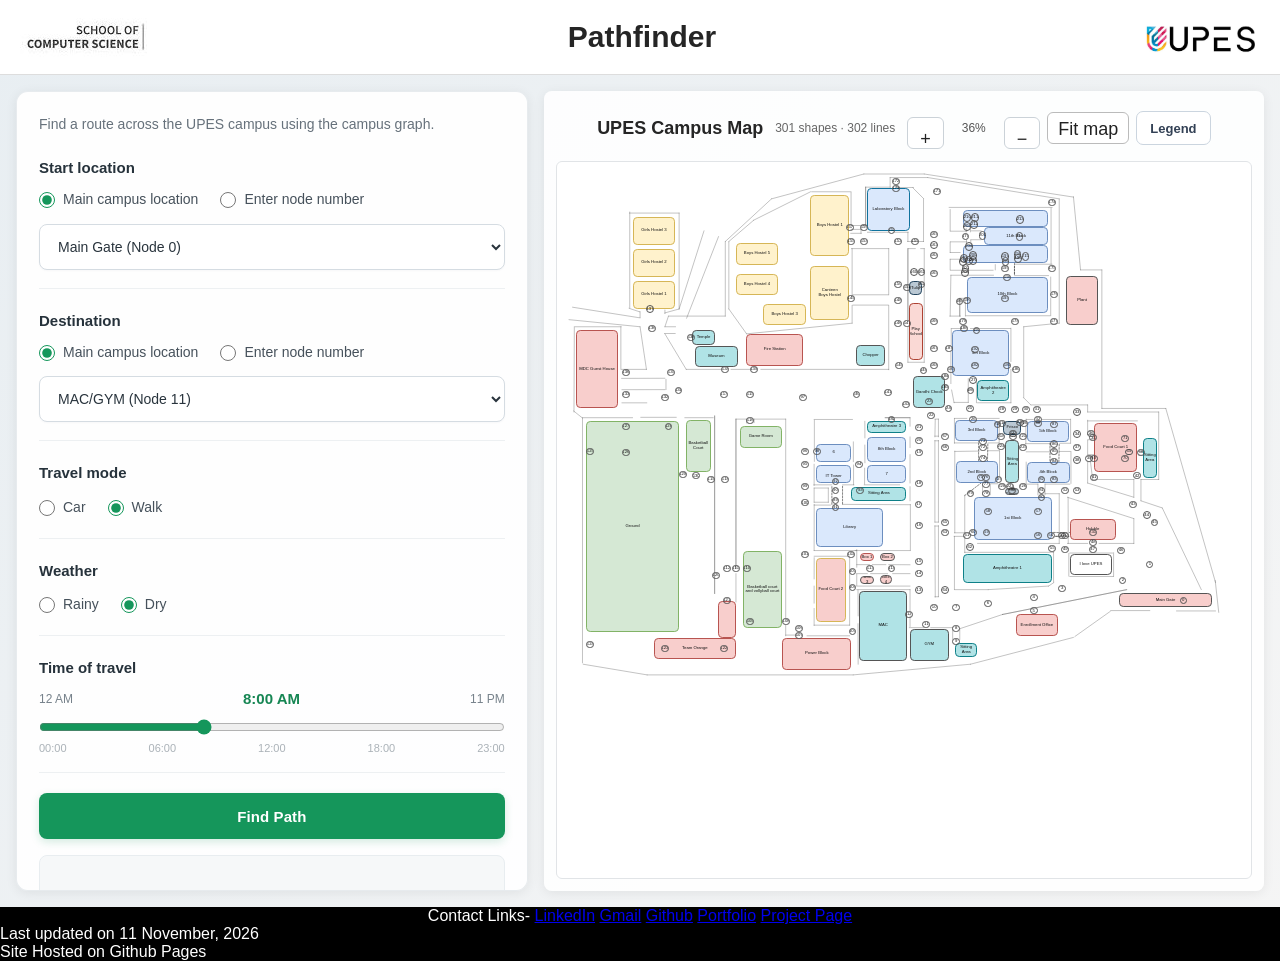
<file: index.html>
<!doctype html>
<html lang="en">

<head>
  <meta charset="utf-8">
  <meta name="viewport" content="width=device-width, initial-scale=1">
  <title>UPES Pathfinder</title>
  <style>
    * {
      box-sizing: border-box;
    }

    body {
      margin: 0;
      font-family: Arial, Helvetica, sans-serif;
      color: #252525;
      background: linear-gradient(135deg, #e8eef2, #f5f5f5);
    }

    .topbar {
      min-height: 68px;
      background: #fff;
      display: flex;
      align-items: center;
      justify-content: space-between;
      gap: 16px;
      padding: 12px 20px;
      border-bottom: 1px solid #ddd;
    }

    .school {
      font-size: 11px;
      line-height: 1.2;
      color: #555;
      letter-spacing: .3px;
    }

    .topbar h1 {
      font-size: 30px;
      margin: 0;
      font-weight: 700;
    }

    .brand {
      font-size: 26px;
      font-weight: 700;
      color: #222;
    }

    .layout {
      display: grid;
      grid-template-columns: minmax(330px, 41%) minmax(0, 59%);
      gap: 16px;
      padding: 16px;
      min-height: calc(100vh - 68px);
    }

    .panel {
      background: rgba(255, 255, 255, .9);
      border-radius: 8px;
      box-shadow: 0 2px 12px #00000012;
      min-width: 0;
    }

    .controls {
      padding: 18px;
      overflow: auto;
    }

    .intro {
      margin: 0 0 12px;
      color: #555;
      font-size: 14px;
    }

    .node-info {
      font-size: 13px;
      line-height: 1.45;
      color: #555;
      background: #f5f6f7;
      border: 1px solid #e2e4e6;
      border-radius: 5px;
      padding: 10px;
      margin-bottom: 14px;
    }

    .node-info b {
      color: #333;
    }

    form {
      display: flex;
      flex-direction: column;
      gap: 7px;
    }

    label {
      font-size: 14px;
      margin-top: 4px;
    }

    input,
    select {
      width: 100%;
      height: 38px;
      border: 1px solid #d3d6d9;
      border-radius: 5px;
      background: white;
      padding: 7px 10px;
      font-size: 15px;
      color: #222;
    }

    button {
      margin-top: 10px;
      border: 0;
      border-radius: 5px;
      background: #e5e5e5;
      color: #222;
      padding: 12px;
      font-size: 15px;
      cursor: pointer;
    }

    button:hover {
      background: #d8d8d8;
    }

    #result {
      font-family: monospace;
      font-size: 13px;
      line-height: 1.6;
      white-space: normal;
      overflow-wrap: anywhere;
      margin-top: 14px;
      min-height: 52px;
      color: #333;
    }

    .map-panel {
      padding: 12px;
      display: flex;
      align-items: center;
      justify-content: center;
      min-height: 300px;
    }

    .map-placeholder {
      max-width: 420px;
      text-align: center;
      color: #777;
      padding: 24px;
    }

    .map-placeholder strong {
      color: #444;
      font-size: 18px;
    }

    .map-placeholder p {
      font-size: 13px;
      line-height: 1.5;
    }

    @media (max-width: 850px) {
      .layout {
        grid-template-columns: 1fr;
      }

      .topbar h1 {
        font-size: 23px;
      }

      .school {
        font-size: 9px;
      }

      .brand {
        font-size: 20px;
      }
    }


    .layout {
      height: calc(100vh - 68px);
      min-height: 0
    }

    .map-panel {
      display: flex;
      flex-direction: column;
      height: 100%;
      min-height: 0;
      overflow: hidden
    }

    .map-heading {
      display: flex;
      align-items: center;
      gap: 12px;
      padding: 4px 4px 12px;
      flex: 0 0 auto
    }

    .map-heading strong {
      font-size: 18px
    }

    #map-counts {
      color: #666;
      font-size: 12px;
      flex: 1
    }

    #fit-map {
      margin: 0;
      border: 1px solid #bbb;
      background: #fff;
      border-radius: 6px;
      padding: 7px 12px;
      cursor: pointer
    }

    .map-viewport {
      position: relative;
      flex: 1 1 auto;
      min-height: 300px;
      width: 100%;
      overflow: auto;
      background: #fff;
      border: 1px solid #e1e4e7;
      border-radius: 6px
    }

    .map-stage {
      position: relative;
      width: var(--map-width);
      height: var(--map-height);
      background: #fff;
      transform-origin: top left
    }

    .road-layer {
      position: absolute;
      inset: 0;
      width: 100%;
      height: 100%;
      overflow: visible;
      z-index: 1;
      pointer-events: none
    }

    .shape-layer {
      position: absolute;
      inset: 0;
      z-index: 2;
      pointer-events: none
    }

    .map-shape {
      position: absolute;
      display: flex;
      align-items: center;
      justify-content: center;
      padding: 2px;
      color: #111;
      text-align: center;
      font-size: 12px;
      line-height: 1.15;
      white-space: pre-line;
      overflow: hidden;
      pointer-events: none
    }

    .map-shape.ellipse {
      border-radius: 50%
    }

    .map-shape.rounded {
      border-radius: 12px
    }

    .map-shape:not(.ellipse):not(.rounded) {
      border-radius: 0
    }

    .road {
      fill: none;
      vector-effect: non-scaling-stroke
    }

    @media(max-width:850px) {
      .layout {
        height: auto;
        min-height: calc(100vh - 68px);
        grid-template-columns: 1fr
      }

      .map-panel {
        height: 70vh
      }
    }


    .map-zoom-controls {
      display: flex;
      align-items: center;
      gap: 7px;
      flex: 0 0 auto
    }

    .map-zoom-controls button {
      min-width: 34px;
      height: 32px;
      border: 1px solid #cbd2d8;
      background: #fff;
      border-radius: 6px;
      font-size: 18px;
      line-height: 1;
      cursor: pointer
    }

    .map-zoom-controls button:hover {
      background: #edf5ef;
      border-color: #80bd91
    }

    #zoom-level {
      min-width: 46px;
      text-align: center;
      color: #555;
      font-size: 12px;
      font-variant-numeric: tabular-nums
    }

    #fit-map {
      padding: 7px 10px
    }
  </style>

  <style>
    .active-route-glow,
    .active-route,
    .route-marker {
      pointer-events: none;
    }
  </style>


  <style>
    .map-node.route-node-focus {
      outline: 2px solid #55bd78;
      outline-offset: 2px;
      z-index: 5;
    }
  </style>

  <style id="reference-map-layout">
    .map-viewport {
      display: flex;
      align-items: center;
      justify-content: center;
      background: #fff;
      padding: 12px;
      box-sizing: border-box;
    }

    .map-stage {
      flex: 0 0 auto;
      margin: 0 auto;
      transform: none !important;
      transform-origin: top left;
    }

    .map-stage .map-node {
      color: #222;
      text-shadow: none;
    }
  </style>

  <style>
    /* Selected navigation route is a separate overlay above every campus block. */
    .route-layer {
      position: absolute;
      inset: 0;
      width: 100%;
      height: 100%;
      overflow: visible;
      z-index: 5;
      pointer-events: none;
    }

    .route-layer .active-route-glow,
    .route-layer .active-route,
    .route-layer .route-marker {
      pointer-events: none;
    }
  </style>

  <style id="node-picker-style">
    #sourceNode,
    #targetNode {
      width: 100%;
    }

    .node-picker-hint {
      display: block;
      margin: -5px 0 12px;
      color: #68727c;
      font-size: 12px;
    }
  </style>


  <style id="main-location-select-style">
    #sourceLocationSelect,
    #targetLocationSelect {
      display: block;
      width: 100%;
      box-sizing: border-box;
      margin: 6px 0 14px;
      padding: 12px 14px;
      border: 1px solid #cfd5da;
      border-radius: 7px;
      background: #fff;
      color: #222;
      font: inherit;
    }

    #sourceNode,
    #targetNode {
      margin-top: 6px;
    }
  </style>


  <style id="radio-location-picker-style">
    .location-picker-group {
      margin: 0 0 18px;
    }

    .location-picker-group>label {
      display: block;
      font-weight: 600;
      margin-bottom: 8px;
    }

    .mode-options {
      display: flex;
      flex-wrap: wrap;
      gap: 12px 18px;
      margin: 7px 0 10px;
    }

    .mode-options label {
      display: inline-flex;
      align-items: center;
      gap: 6px;
      font-weight: 400;
      font-size: 13px;
      cursor: pointer;
    }

    .mode-options input[type="radio"] {
      width: auto;
      margin: 0;
      accent-color: #238b57;
    }

    .mode-panel[hidden] {
      display: none !important;
    }

    .mode-panel select,
    .mode-panel input[type="number"] {
      width: 100%;
      box-sizing: border-box;
    }
  </style>


  <style id="radio-mode-visibility-fix">
    .location-picker-group {
      margin: 0 0 18px;
    }

    .mode-options {
      display: flex;
      flex-wrap: wrap;
      gap: 10px 18px;
      margin: 8px 0 12px;
    }

    .mode-options label {
      display: inline-flex;
      align-items: center;
      gap: 7px;
      cursor: pointer;
    }

    .mode-options input[type="radio"] {
      width: auto;
      margin: 0;
      accent-color: #238b57;
    }

    .mode-panel[hidden] {
      display: none !important;
    }

    .mode-panel select,
    .mode-panel input[type="number"] {
      width: 100%;
      box-sizing: border-box;
    }
  </style>


  <style id="travel-weather-time-controls">
    .choice-group {
      margin: 0 0 18px;
    }

    .choice-group>label {
      display: block;
      font-weight: 600;
      margin-bottom: 8px;
    }

    .mode-options {
      display: flex;
      flex-wrap: wrap;
      gap: 10px 22px;
      margin: 8px 0 10px;
    }

    .mode-options label {
      display: inline-flex;
      align-items: center;
      gap: 7px;
      cursor: pointer;
      font-weight: 400;
    }

    .mode-options input[type="radio"] {
      width: auto;
      margin: 0;
      accent-color: #238b57;
    }

    .time-range-labels {
      display: flex;
      align-items: center;
      justify-content: space-between;
      gap: 10px;
      margin: 8px 0;
    }

    .time-range-labels strong {
      font-size: 14px;
    }

    .time-choice input[type="range"] {
      display: block;
      width: 100%;
      accent-color: #238b57;
    }

    .time-range-ticks {
      display: flex;
      justify-content: space-between;
      font-size: 11px;
      opacity: .7;
      margin-top: 5px;
    }
  </style>


<style id="pathfinder-form-polish">
  /* Refined controls panel: consistent spacing, alignment and readable inputs. */
  .controls {
    padding: 22px;
    border: 1px solid #e7ebee;
    border-radius: 12px;
    background: rgba(255,255,255,.96);
  }

  .controls .intro {
    font-size: 14px;
    line-height: 1.55;
    margin: 0 0 22px;
    color: #66717b;
  }

  #routeForm {
    display: flex;
    flex-direction: column;
    gap: 0;
  }

  #routeForm .location-picker-group,
  #routeForm .choice-group {
    margin: 0 0 22px;
    padding: 0 0 18px;
    border-bottom: 1px solid #edf0f2;
  }

  #routeForm .location-picker-group > label,
  #routeForm .choice-group > label {
    display: block;
    margin: 0 0 12px;
    color: #26323b;
    font-size: 15px;
    font-weight: 700;
    line-height: 1.35;
  }

  #routeForm .mode-options {
    display: flex;
    align-items: center;
    flex-wrap: wrap;
    column-gap: 22px;
    row-gap: 10px;
    margin: 0 0 14px;
  }

  #routeForm .mode-options label {
    display: inline-flex;
    align-items: center;
    gap: 8px;
    margin: 0;
    color: #46515b;
    font-size: 14px;
    line-height: 1.4;
    font-weight: 400;
    cursor: pointer;
  }

  #routeForm input[type="radio"] {
    appearance: auto;
    width: 16px;
    min-width: 16px;
    height: 16px;
    margin: 0;
    padding: 0;
    accent-color: #15965b;
    cursor: pointer;
  }

  #routeForm .mode-panel select,
  #routeForm .mode-panel input[type="number"] {
    display: block;
    width: 100%;
    height: 46px;
    min-height: 46px;
    margin: 0;
    padding: 0 14px;
    border: 1px solid #d5dce2;
    border-radius: 8px;
    background-color: #fff;
    color: #29343d;
    font-family: inherit;
    font-size: 14px;
    line-height: normal;
    box-shadow: 0 1px 2px rgba(20,35,50,.03);
  }

  #routeForm .mode-panel select:focus,
  #routeForm .mode-panel input[type="number"]:focus {
    outline: none;
    border-color: #15965b;
    box-shadow: 0 0 0 3px rgba(21,150,91,.12);
  }

  #routeForm .choice-group .mode-options {
    margin: 0;
    min-height: 24px;
  }

  #routeForm .time-choice {
    margin-bottom: 20px;
    padding-bottom: 18px;
  }

  #routeForm .time-range-labels {
    display: flex;
    align-items: center;
    justify-content: space-between;
    gap: 10px;
    margin: 0 0 10px;
    color: #77828b;
    font-size: 12px;
  }

  #routeForm .time-range-labels strong {
    color: #168653;
    font-size: 15px;
    font-weight: 700;
  }

  #routeForm input[type="range"] {
    display: block;
    width: 100%;
    height: 20px;
    margin: 0;
    padding: 0;
    accent-color: #15965b;
    cursor: pointer;
  }

  #routeForm .time-range-ticks {
    display: flex;
    justify-content: space-between;
    margin-top: 5px;
    color: #89939b;
    font-size: 11px;
  }

  #findPathBtn {
    width: 100%;
    min-height: 46px;
    margin: 0;
    padding: 12px 18px;
    border: 0;
    border-radius: 8px;
    background: #15965b;
    color: #fff;
    font-size: 15px;
    font-weight: 700;
    letter-spacing: .1px;
    box-shadow: 0 3px 8px rgba(21,150,91,.18);
    transition: background .15s ease, transform .15s ease, box-shadow .15s ease;
  }

  #findPathBtn:hover {
    background: #107d4b;
    box-shadow: 0 4px 11px rgba(21,150,91,.22);
  }

  #findPathBtn:active { transform: translateY(1px); }

  #result {
    margin-top: 16px;
    padding: 12px;
    border-radius: 8px;
    background: #f6f8f9;
    border: 1px solid #e8edf0;
  }

  @media (max-width: 850px) {
    .controls { padding: 18px; }
    #routeForm .location-picker-group,
    #routeForm .choice-group { margin-bottom: 18px; padding-bottom: 15px; }
  }
</style>


<style id="mobile-responsive-layout">
  /* Responsive layout overrides; desktop layout and map rendering remain unchanged. */
  html, body { width: 100%; min-width: 0; }
  body { overflow-x: hidden; }
  .layout, .panel, .controls, .map-panel { min-width: 0; }

  @media (max-width: 850px) {
    .topbar {
      min-height: 62px;
      padding: 9px 14px;
      gap: 10px;
    }
    .topbar .school {
      display: block;
      width: clamp(48px, 13vw, 76px);
      height: auto;
      max-height: 42px;
      object-fit: contain;
      flex: 0 1 auto;
    }
    .topbar h1 {
      flex: 1 1 auto;
      min-width: 0;
      text-align: center;
      font-size: clamp(19px, 4.5vw, 24px);
      line-height: 1.15;
    }
    .topbar .brand {
      width: clamp(58px, 16vw, 88px);
      height: auto !important;
      max-height: 42px;
      object-fit: contain;
      flex: 0 1 auto;
    }

    .layout {
      display: flex;
      flex-direction: column;
      height: auto !important;
      min-height: 0 !important;
      gap: 14px;
      padding: 12px;
    }

    .controls {
      width: 100%;
      padding: 18px;
      overflow: visible;
      order: 1;
    }

    .controls .intro { margin-bottom: 18px; }
    #routeForm .location-picker-group,
    #routeForm .choice-group {
      margin-bottom: 18px;
      padding-bottom: 15px;
    }
    #routeForm .mode-options {
      column-gap: 16px;
      row-gap: 11px;
    }
    #routeForm .mode-options label {
      min-height: 28px;
      font-size: 14px;
    }
    #routeForm .mode-panel select,
    #routeForm .mode-panel input[type="number"] {
      min-height: 46px;
      font-size: 16px; /* prevents iOS Safari zoom on focus */
    }
    #findPathBtn {
      min-height: 48px;
      position: relative;
    }

    .map-panel {
      width: 100%;
      height: auto !important;
      min-height: 0;
      padding: 10px;
      order: 2;
      align-items: stretch;
      justify-content: flex-start;
    }
    .map-heading {
      width: 100%;
      flex-wrap: wrap;
      gap: 8px;
      padding: 3px 2px 10px;
    }
    .map-heading strong { font-size: 16px; }
    #map-counts {
      flex: 1 1 100%;
      order: 3;
      line-height: 1.4;
    }
    .map-zoom-controls {
      margin-left: auto;
      gap: 6px;
    }
    .map-zoom-controls button {
      min-width: 38px;
      min-height: 36px;
      margin: 0;
      touch-action: manipulation;
    }
    #fit-map {
      min-height: 36px;
      margin: 0;
    }
    .map-viewport {
      width: 100%;
      height: clamp(390px, 58svh, 650px);
      min-height: 390px;
      flex: none;
      display: block;
      overflow: auto;
      padding: 8px;
      overscroll-behavior: contain;
      -webkit-overflow-scrolling: touch;
      touch-action: pan-x pan-y;
    }
    .map-stage {
      flex: none;
      margin: 0;
    }

    #result {
      font-size: 12px;
      line-height: 1.55;
      overflow-wrap: anywhere;
    }

    footer {
      padding: 14px 10px;
      text-align: center;
      font-size: 13px;
      line-height: 1.8;
    }
    footer a { display: inline-block; margin: 0 5px; }
  }

  @media (max-width: 480px) {
    .topbar { padding: 8px 10px; gap: 7px; }
    .topbar .school { width: 48px; max-height: 34px; }
    .topbar .brand { width: 62px; max-height: 36px; }
    .topbar h1 { font-size: 20px; }
    .layout { padding: 9px; gap: 11px; }
    .controls { padding: 15px; border-radius: 10px; }
    .controls .intro { font-size: 13px; line-height: 1.5; }
    #routeForm .location-picker-group > label,
    #routeForm .choice-group > label { font-size: 14px; }
    #routeForm .mode-options { gap: 9px 13px; }
    #routeForm .mode-options label { font-size: 13px; }
    .map-panel { padding: 8px; }
    .map-viewport {
      height: 56svh;
      min-height: 360px;
    }
    .map-zoom-controls button { min-width: 36px; }
    #zoom-level { min-width: 40px; }
  }

  @media (max-width: 360px) {
    .topbar h1 { font-size: 18px; }
    .controls { padding: 13px; }
    #routeForm .mode-options { column-gap: 9px; }
    #routeForm .mode-options label { font-size: 12px; }
  }
</style>


<style id="polished-campus-map-legend">
  .map-legend-card {
    display:flex; flex-direction:column; justify-content:center; gap:9px;
    padding:13px 17px; border:2px solid #64748b !important;
    border-radius:15px !important;
    background:linear-gradient(145deg,#fff 0%,#f7fafc 100%) !important;
    box-shadow:0 5px 18px rgba(15,23,42,.13);
    color:#253244; text-align:left; white-space:normal; overflow:hidden;
  }
  .map-legend-heading {
    padding-bottom:7px; border-bottom:1px solid #e4eaf0;
    color:#64748b; font:700 11px/1.1 Arial,Helvetica,sans-serif;
    letter-spacing:1.5px; text-align:left;
  }
  .map-legend-list { display:grid; grid-template-columns:1fr; gap:5px; min-height:0; }
  .map-legend-row { display:flex; align-items:center; gap:11px; min-width:0; min-height:17px; }
  .map-legend-swatch {
    display:inline-block; flex:0 0 29px; width:29px; height:14px;
    border:2px solid; border-radius:4px;
    box-shadow:inset 0 1px 1px rgba(255,255,255,.55);
  }
  .map-legend-label {
    min-width:0; color:#334155;
    font:600 12px/1.2 Arial,Helvetica,sans-serif;
    letter-spacing:.05px; text-align:left; white-space:nowrap;
  }
</style>
<style id="legend-toggle-style">
  .map-panel { position: relative; }
  #legend-toggle {
    margin: 0;
    min-height: 34px;
    padding: 7px 13px;
    border: 1px solid #cbd5df;
    border-radius: 7px;
    background: #fff;
    color: #334155;
    font: 600 13px/1 Arial, Helvetica, sans-serif;
    cursor: pointer;
    white-space: nowrap;
  }
  #legend-toggle:hover,
  #legend-toggle.active {
    background: #edf7f1;
    border-color: #69a985;
    color: #176b43;
  }
  .map-legend-card[hidden] { display: none !important; }
  .map-legend-card:not([hidden]) {
    position: absolute !important;
    left: auto !important;
    top: 58px !important;
    right: 18px !important;
    width: min(310px, calc(100% - 36px)) !important;
    height: auto !important;
    min-height: 0 !important;
    z-index: 20 !important;
    padding: 16px 18px !important;
    border-radius: 13px !important;
    box-shadow: 0 12px 32px rgba(15,23,42,.22) !important;
  }
  .map-legend-card:not([hidden]) .map-legend-list { gap: 8px; }
  .map-legend-card:not([hidden]) .map-legend-row { min-height: 22px; }
  .map-legend-card:not([hidden]) .map-legend-label { font-size: 13px; }
  @media (max-width: 850px) {
    #legend-toggle { min-height: 36px; padding: 8px 12px; }
    .map-legend-card:not([hidden]) {
      top: 54px !important;
      right: 10px !important;
      width: min(300px, calc(100% - 20px)) !important;
    }
  }
</style>


<style id="map-overflow-zoom-fix">
  /* Keep the enlarged map anchored at the viewport's top-left.
     Flex centering can hide the negative overflow when the map is zoomed in. */
  #map-viewport {
    display: block !important;
    overflow: auto !important;
    position: relative;
    overscroll-behavior: contain;
    -webkit-overflow-scrolling: touch;
  }
  #map-stage {
    display: block;
    flex: none !important;
    margin: 0 !important;
    transform: none !important;
    transform-origin: top left !important;
  }
</style>

</head>

<body>
  <header class="topbar">
    <img class = 'school' src = './img/socs.jpg' alt = 'socs logo'>
    <h1>Pathfinder</h1>
    <img class="brand" style = 'height:50px' src = './img/logo.jpg' alt = 'upes logo'>
  </header>

  <main class="layout">
    <section class="panel controls">
      <p class="intro">Find a route across the UPES campus using the campus graph.</p>

      <form id="routeForm">
        <div class="location-picker-group">
          <label>Start location</label>
          <div class="mode-options">
            <label><input type="radio" name="sourceMode" value="main" checked> Main campus location</label>
            <label><input type="radio" name="sourceMode" value="node"> Enter node number</label>
          </div>
          <div id="sourceMainMode" class="mode-panel">
            <select id="sourceLocationSelect">

              <option value="0" selected>Main Gate (Node 0)</option>
              <option value="0">Main Gate (Node 0)</option>
              <option value="231">Hubble (Node 231)</option>
              <option value="11">MAC/GYM (Node 11)</option>
              <option value="5">Enrollment Office (Node 5)</option>
              <option value="56">1st Block (Node 56)</option>
              <option value="75">2nd Block (Node 75)</option>
              <option value="73">3rd Block (Node 73)</option>
              <option value="83">4th Block (Node 83)</option>
              <option value="87">5th Block (Node 87)</option>
              <option value="98">6th Block (Node 98)</option>
              <option value="94">7th Block (Node 94)</option>
              <option value="94">8th Block (Node 94)</option>
              <option value="182">9th Block (Node 182)</option>
              <option value="190">10th Block (Node 190)</option>
              <option value="214">11th Block (Node 214)</option>
              <option value="157">Boys Hostel (Node 157)</option>
              <option value="153">Laboratory (Node 153)</option>
              <option value="23">Gandhi Chowk (Node 23)</option>
              <option value="162">Tulip (Node 162)</option>
              <option value="62">Amphitheater 1 (Node 62)</option>
              <option value="186">Amphitheater 2 (Node 186)</option>
              <option value="3">Fire Station (Node 3)</option>
              <option value="92">IT Tower (Node 92)</option>
              <option value="70">Food Court 1 (Node 70)</option>
              <option value="101">Food Court 2 (Node 101)</option>
              <option value="137">Girls Hostel (Node 137)</option>
              <option value="128">Playground (Node 128)</option>
              <option value="129">Team Orange (Node 129)</option>
              <option value="223">Frisco (Node 223)</option>

            </select>
          </div>
          <div id="sourceNodeMode" class="mode-panel" hidden>
            <input type="number" id="sourceNode" min="0" max="239" placeholder="Enter start node number"
              autocomplete="off" disabled>
          </div>
        </div>

        <div class="location-picker-group">
          <label>Destination</label>
          <div class="mode-options">
            <label><input type="radio" name="targetMode" value="main" checked> Main campus location</label>
            <label><input type="radio" name="targetMode" value="node"> Enter node number</label>
          </div>
          <div id="targetMainMode" class="mode-panel">
            <select id="targetLocationSelect">

              <option value="11" selected>MAC/GYM (Node 11)</option>
              <option value="0">Main Gate (Node 0)</option>
              <option value="231">Hubble (Node 231)</option>
              <option value="11">MAC/GYM (Node 11)</option>
              <option value="5">Enrollment Office (Node 5)</option>
              <option value="56">1st Block (Node 56)</option>
              <option value="75">2nd Block (Node 75)</option>
              <option value="73">3rd Block (Node 73)</option>
              <option value="83">4th Block (Node 83)</option>
              <option value="87">5th Block (Node 87)</option>
              <option value="98">6th Block (Node 98)</option>
              <option value="94">7th Block (Node 94)</option>
              <option value="94">8th Block (Node 94)</option>
              <option value="182">9th Block (Node 182)</option>
              <option value="190">10th Block (Node 190)</option>
              <option value="214">11th Block (Node 214)</option>
              <option value="157">Boys Hostel (Node 157)</option>
              <option value="153">Laboratory (Node 153)</option>
              <option value="23">Gandhi Chowk (Node 23)</option>
              <option value="162">Tulip (Node 162)</option>
              <option value="62">Amphitheater 1 (Node 62)</option>
              <option value="186">Amphitheater 2 (Node 186)</option>
              <option value="3">Fire Station (Node 3)</option>
              <option value="92">IT Tower (Node 92)</option>
              <option value="70">Food Court 1 (Node 70)</option>
              <option value="101">Food Court 2 (Node 101)</option>
              <option value="137">Girls Hostel (Node 137)</option>
              <option value="128">Playground (Node 128)</option>
              <option value="129">Team Orange (Node 129)</option>
              <option value="223">Frisco (Node 223)</option>

            </select>
          </div>
          <div id="targetNodeMode" class="mode-panel" hidden>
            <input type="number" id="targetNode" min="0" max="239" placeholder="Enter destination node number"
              autocomplete="off" disabled>
          </div>
        </div>

        <div class="choice-group">
          <label>Travel mode</label>
          <div class="mode-options">
            <label><input type="radio" name="travelMode" value="0"> Car</label>
            <label><input type="radio" name="travelMode" value="1" checked> Walk</label>
          </div>
          <input type="hidden" id="typeNode" value="1">
        </div>

        <div class="choice-group">
          <label>Weather</label>
          <div class="mode-options">
            <label><input type="radio" name="weatherMode" value="1"> Rainy</label>
            <label><input type="radio" name="weatherMode" value="0" checked> Dry</label>
          </div>
          <input type="hidden" id="weather_type" value="0">
        </div>

        <div class="choice-group time-choice">
          <label for="time_type">Time of travel</label>
          <div class="time-range-labels">
            <span>12 AM</span>
            <strong id="selectedTimeLabel">8:00 AM</strong>
            <span>11 PM</span>
          </div>
          <input type="range" id="time_type" min="0" max="23" step="1" value="8" required>
          <div class="time-range-ticks">
            <span>00:00</span><span>06:00</span><span>12:00</span><span>18:00</span><span>23:00</span>
          </div>
        </div>

        <button id="findPathBtn" type="button">Find Path</button>
      </form>

      <div id="result" class="result" aria-live="polite"></div>
    </section>

    <section class="panel map-panel" aria-label="Campus map">
      <div class="map-heading">
        <strong>UPES Campus Map</strong>
        <span id="map-counts">Loading map…</span>
        <div class="map-zoom-controls" aria-label="Map zoom controls" style = 'align-items: center; text-align: center; justify-content: center;'>
          <button id="zoom-in" type="button" title="Zoom in" aria-label="Zoom in">+</button>
          <span id="zoom-level">100%</span>
          <button id="zoom-out" type="button" title="Zoom out" aria-label="Zoom out">−</button>
          <button id="fit-map" type="button">Fit map</button>
      <button id="legend-toggle" type="button" aria-expanded="false" aria-controls="map-legend-panel">Legend</button>
        </div>
      </div>
      <div class="map-viewport" id="map-viewport">
        <div class="map-stage" id="map-stage"><svg class="road-layer" id="road-layer" aria-hidden="true"></svg>
          <div class="shape-layer" id="shape-layer"></div>
          <svg class="route-layer" id="route-layer" aria-hidden="true"></svg>
        </div>
      </div>
    </section>
  </main>

  <script>
    const MAP_DATA = { "width": 1841, "height": 1410, "vertices": [{ "id": "IYZf7BjR_5kSXS8IjRfH-1", "label": "Hubble", "x": 1410.0, "y": 970.0, "w": 130.0, "h": 60.0, "style": { "fill": "#f8cecc", "stroke": "#b85450", "strokeWidth": 1.0, "rounded": true, "ellipse": false, "dashed": false, "opacity": 100.0 } }, { "id": "IYZf7BjR_5kSXS8IjRfH-2", "label": "Main Gate", "x": 1550.0, "y": 1180.0, "w": 260.0, "h": 40.0, "style": { "fill": "#F8CECC", "stroke": "#555555", "strokeWidth": 1.0, "rounded": true, "ellipse": false, "dashed": false, "opacity": 100.0 } }, { "id": "IYZf7BjR_5kSXS8IjRfH-3", "label": "I love UPES", "x": 1410.0, "y": 1070.0, "w": 120.0, "h": 60.0, "style": { "fill": "none", "stroke": "#555555", "strokeWidth": 1.0, "rounded": true, "ellipse": false, "dashed": false, "opacity": 100.0 } }, { "id": "IYZf7BjR_5kSXS8IjRfH-4", "label": "1st Block", "x": 1140.0, "y": 910.0, "w": 220.0, "h": 120.0, "style": { "fill": "#dae8fc", "stroke": "#6c8ebf", "strokeWidth": 1.0, "rounded": true, "ellipse": false, "dashed": false, "opacity": 100.0 } }, { "id": "IYZf7BjR_5kSXS8IjRfH-5", "label": "Amphitheatre 1", "x": 1110.0, "y": 1070.0, "w": 250.0, "h": 80.0, "style": { "fill": "#b0e3e6", "stroke": "#0e8088", "strokeWidth": 1.0, "rounded": true, "ellipse": false, "dashed": false, "opacity": 100.0 } }, { "id": "IYZf7BjR_5kSXS8IjRfH-6", "label": "Enrollment Office", "x": 1258.0, "y": 1240.0, "w": 120.0, "h": 60.0, "style": { "fill": "#f8cecc", "stroke": "#b85450", "strokeWidth": 1.0, "rounded": true, "ellipse": false, "dashed": false, "opacity": 100.0 } }, { "id": "IYZf7BjR_5kSXS8IjRfH-25", "label": "Food Court 1", "x": 1480.0, "y": 700.0, "w": 120.0, "h": 140.0, "style": { "fill": "#f8cecc", "stroke": "#b85450", "strokeWidth": 1.0, "rounded": true, "ellipse": false, "dashed": false, "opacity": 100.0 } }, { "id": "IYZf7BjR_5kSXS8IjRfH-33", "label": "4th Block", "x": 1290.0, "y": 810.0, "w": 120.0, "h": 60.0, "style": { "fill": "#dae8fc", "stroke": "#6c8ebf", "strokeWidth": 1.0, "rounded": true, "ellipse": false, "dashed": false, "opacity": 100.0 } }, { "id": "IYZf7BjR_5kSXS8IjRfH-39", "label": "5th Block", "x": 1289.0, "y": 694.0, "w": 120.0, "h": 60.0, "style": { "fill": "#dae8fc", "stroke": "#6c8ebf", "strokeWidth": 1.0, "rounded": true, "ellipse": false, "dashed": false, "opacity": 100.0 } }, { "id": "IYZf7BjR_5kSXS8IjRfH-47", "label": "Amphitheatre 2", "x": 1150.0, "y": 580.0, "w": 90.0, "h": 60.0, "style": { "fill": "#b0e3e6", "stroke": "#0e8088", "strokeWidth": 1.0, "rounded": true, "ellipse": false, "dashed": false, "opacity": 100.0 } }, { "id": "IYZf7BjR_5kSXS8IjRfH-49", "label": "2nd Block", "x": 1089.0, "y": 809.0, "w": 120.0, "h": 60.0, "style": { "fill": "#dae8fc", "stroke": "#6c8ebf", "strokeWidth": 1.0, "rounded": true, "ellipse": false, "dashed": false, "opacity": 100.0 } }, { "id": "IYZf7BjR_5kSXS8IjRfH-54", "label": "3rd Block", "x": 1088.0, "y": 693.0, "w": 120.0, "h": 60.0, "style": { "fill": "#dae8fc", "stroke": "#6c8ebf", "strokeWidth": 1.0, "rounded": true, "ellipse": false, "dashed": false, "opacity": 100.0 } }, { "id": "IYZf7BjR_5kSXS8IjRfH-60", "label": "Gandhi Chock", "x": 970.0, "y": 570.0, "w": 90.0, "h": 90.0, "style": { "fill": "#B0E3E6", "stroke": "#555555", "strokeWidth": 1.0, "rounded": true, "ellipse": true, "dashed": false, "opacity": 100.0 } }, { "id": "IYZf7BjR_5kSXS8IjRfH-72", "label": "9th Block", "x": 1080.0, "y": 440.0, "w": 160.0, "h": 130.0, "style": { "fill": "#dae8fc", "stroke": "#6c8ebf", "strokeWidth": 1.0, "rounded": true, "ellipse": false, "dashed": false, "opacity": 100.0 } }, { "id": "IYZf7BjR_5kSXS8IjRfH-77", "label": "10th Block", "x": 1120.0, "y": 290.0, "w": 230.0, "h": 100.0, "style": { "fill": "#dae8fc", "stroke": "#6c8ebf", "strokeWidth": 1.0, "rounded": true, "ellipse": false, "dashed": false, "opacity": 100.0 } }, { "id": "IYZf7BjR_5kSXS8IjRfH-113", "label": "Plant", "x": 1400.0, "y": 286.0, "w": 90.0, "h": 140.0, "style": { "fill": "#F8CECC", "stroke": "#555555", "strokeWidth": 1.0, "rounded": true, "ellipse": false, "dashed": false, "opacity": 100.0 } }, { "id": "IYZf7BjR_5kSXS8IjRfH-122", "label": "Laboratory Block", "x": 840.0, "y": 40.0, "w": 120.0, "h": 120.0, "style": { "fill": "#DAE8FC", "stroke": "#10739e", "strokeWidth": 1.0, "rounded": true, "ellipse": false, "dashed": false, "opacity": 100.0 } }, { "id": "IYZf7BjR_5kSXS8IjRfH-129", "label": "Boys Hostel 1", "x": 680.0, "y": 60.0, "w": 110.0, "h": 170.0, "style": { "fill": "#fff2cc", "stroke": "#d6b656", "strokeWidth": 1.0, "rounded": true, "ellipse": false, "dashed": false, "opacity": 100.0 } }, { "id": "IYZf7BjR_5kSXS8IjRfH-130", "label": "Chopper", "x": 810.0, "y": 480.0, "w": 80.0, "h": 60.0, "style": { "fill": "#B0E3E6", "stroke": "#555555", "strokeWidth": 1.0, "rounded": true, "ellipse": false, "dashed": false, "opacity": 100.0 } }, { "id": "IYZf7BjR_5kSXS8IjRfH-131", "label": "Museum", "x": 356.0, "y": 484.0, "w": 120.0, "h": 60.0, "style": { "fill": "#B0E3E6", "stroke": "#555555", "strokeWidth": 1.0, "rounded": true, "ellipse": false, "dashed": false, "opacity": 100.0 } }, { "id": "EC3knpTUbvlmggvKCOEK-1", "label": "Amphitheatre 3", "x": 840.0, "y": 694.0, "w": 110.0, "h": 36.0, "style": { "fill": "#b0e3e6", "stroke": "#0e8088", "strokeWidth": 1.0, "rounded": true, "ellipse": false, "dashed": false, "opacity": 100.0 } }, { "id": "EC3knpTUbvlmggvKCOEK-2", "label": "8th Block", "x": 840.0, "y": 740.0, "w": 110.0, "h": 70.0, "style": { "fill": "#dae8fc", "stroke": "#6c8ebf", "strokeWidth": 1.0, "rounded": true, "ellipse": false, "dashed": false, "opacity": 100.0 } }, { "id": "EC3knpTUbvlmggvKCOEK-3", "label": "7", "x": 840.0, "y": 820.0, "w": 110.0, "h": 50.0, "style": { "fill": "#dae8fc", "stroke": "#6c8ebf", "strokeWidth": 1.0, "rounded": true, "ellipse": false, "dashed": false, "opacity": 100.0 } }, { "id": "EC3knpTUbvlmggvKCOEK-4", "label": "6", "x": 696.0, "y": 760.0, "w": 100.0, "h": 50.0, "style": { "fill": "#dae8fc", "stroke": "#6c8ebf", "strokeWidth": 1.0, "rounded": true, "ellipse": false, "dashed": false, "opacity": 100.0 } }, { "id": "EC3knpTUbvlmggvKCOEK-5", "label": "\nIT Tower\n", "x": 696.0, "y": 820.0, "w": 100.0, "h": 50.0, "style": { "fill": "#dae8fc", "stroke": "#6c8ebf", "strokeWidth": 1.0, "rounded": true, "ellipse": false, "dashed": false, "opacity": 100.0 } }, { "id": "EC3knpTUbvlmggvKCOEK-15", "label": "Library", "x": 696.0, "y": 940.0, "w": 190.0, "h": 110.0, "style": { "fill": "#dae8fc", "stroke": "#6c8ebf", "strokeWidth": 1.0, "rounded": true, "ellipse": false, "dashed": false, "opacity": 100.0 } }, { "id": "EC3knpTUbvlmggvKCOEK-25", "label": "Sitting Area", "x": 796.0, "y": 880.0, "w": 154.0, "h": 40.0, "style": { "fill": "#b0e3e6", "stroke": "#0e8088", "strokeWidth": 1.0, "rounded": true, "ellipse": false, "dashed": false, "opacity": 100.0 } }, { "id": "EC3knpTUbvlmggvKCOEK-35", "label": "Box 1", "x": 819.0, "y": 1068.0, "w": 41.0, "h": 22.0, "style": { "fill": "#F8CECC", "stroke": "#b85450", "strokeWidth": 1.0, "rounded": true, "ellipse": false, "dashed": false, "opacity": 100.0 } }, { "id": "EC3knpTUbvlmggvKCOEK-36", "label": "Box 2", "x": 875.0, "y": 1068.0, "w": 45.0, "h": 22.0, "style": { "fill": "#F8CECC", "stroke": "#555555", "strokeWidth": 1.0, "rounded": true, "ellipse": false, "dashed": false, "opacity": 100.0 } }, { "id": "EC3knpTUbvlmggvKCOEK-37", "label": "Box 4", "x": 876.0, "y": 1130.0, "w": 34.0, "h": 23.0, "style": { "fill": "#F8CECC", "stroke": "#555555", "strokeWidth": 1.0, "rounded": true, "ellipse": false, "dashed": false, "opacity": 100.0 } }, { "id": "EC3knpTUbvlmggvKCOEK-38", "label": "Box 3", "x": 821.0, "y": 1132.0, "w": 39.0, "h": 21.0, "style": { "fill": "#F8CECC", "stroke": "#555555", "strokeWidth": 1.0, "rounded": true, "ellipse": false, "dashed": false, "opacity": 100.0 } }, { "id": "EC3knpTUbvlmggvKCOEK-54", "label": "MAC", "x": 818.5, "y": 1174.0, "w": 133.5, "h": 196.0, "style": { "fill": "#B0E3E6", "stroke": "#555555", "strokeWidth": 1.0, "rounded": true, "ellipse": false, "dashed": false, "opacity": 100.0 } }, { "id": "EC3knpTUbvlmggvKCOEK-55", "label": "GYM", "x": 960.0, "y": 1280.0, "w": 110.0, "h": 90.0, "style": { "fill": "#B0E3E6", "stroke": "#555555", "strokeWidth": 1.0, "rounded": true, "ellipse": false, "dashed": false, "opacity": 100.0 } }, { "id": "EC3knpTUbvlmggvKCOEK-56", "label": "Food Court 2", "x": 696.0, "y": 1080.0, "w": 84.0, "h": 180.0, "style": { "fill": "#F8CECC", "stroke": "#d6b656", "strokeWidth": 1.0, "rounded": true, "ellipse": false, "dashed": false, "opacity": 100.0 } }, { "id": "EC3knpTUbvlmggvKCOEK-65", "label": "Power Block", "x": 601.0, "y": 1306.0, "w": 195.0, "h": 90.0, "style": { "fill": "#f8cecc", "stroke": "#b85450", "strokeWidth": 1.0, "rounded": true, "ellipse": false, "dashed": false, "opacity": 100.0 } }, { "id": "EC3knpTUbvlmggvKCOEK-71", "label": "Sitting Area", "x": 1088.0, "y": 1320.0, "w": 62.0, "h": 40.0, "style": { "fill": "#b0e3e6", "stroke": "#0e8088", "strokeWidth": 1.0, "rounded": true, "ellipse": false, "dashed": false, "opacity": 100.0 } }, { "id": "EC3knpTUbvlmggvKCOEK-100", "label": "Basketball court and vollyball court", "x": 490.0, "y": 1060.0, "w": 111.0, "h": 219.0, "style": { "fill": "#d5e8d4", "stroke": "#82b366", "strokeWidth": 1.0, "rounded": true, "ellipse": false, "dashed": false, "opacity": 100.0 } }, { "id": "EC3knpTUbvlmggvKCOEK-106", "label": "", "x": 420.0, "y": 1201.0, "w": 50.0, "h": 105.0, "style": { "fill": "#f8cecc", "stroke": "#b85450", "strokeWidth": 1.0, "rounded": true, "ellipse": false, "dashed": false, "opacity": 100.0 } }, { "id": "EC3knpTUbvlmggvKCOEK-108", "label": "Team Orange", "x": 240.0, "y": 1306.0, "w": 230.0, "h": 60.0, "style": { "fill": "#f8cecc", "stroke": "#b85450", "strokeWidth": 1.0, "rounded": true, "ellipse": false, "dashed": false, "opacity": 100.0 } }, { "id": "EC3knpTUbvlmggvKCOEK-109", "label": "Basketball Court", "x": 330.0, "y": 692.0, "w": 70.0, "h": 148.0, "style": { "fill": "#d5e8d4", "stroke": "#82b366", "strokeWidth": 1.0, "rounded": true, "ellipse": false, "dashed": false, "opacity": 100.0 } }, { "id": "EC3knpTUbvlmggvKCOEK-110", "label": "Ground", "x": 50.0, "y": 694.0, "w": 260.0, "h": 596.0, "style": { "fill": "#d5e8d4", "stroke": "#82b366", "strokeWidth": 1.0, "rounded": true, "ellipse": false, "dashed": false, "opacity": 100.0 } }, { "id": "EC3knpTUbvlmggvKCOEK-114", "label": "MDC Guest House", "x": 20.0, "y": 440.0, "w": 120.0, "h": 220.0, "style": { "fill": "#f8cecc", "stroke": "#b85450", "strokeWidth": 1.0, "rounded": true, "ellipse": false, "dashed": false, "opacity": 100.0 } }, { "id": "EC3knpTUbvlmggvKCOEK-116", "label": "Girls Hostel 1", "x": 180.0, "y": 300.0, "w": 120.0, "h": 80.0, "style": { "fill": "#fff2cc", "stroke": "#d6b656", "strokeWidth": 1.0, "rounded": true, "ellipse": false, "dashed": false, "opacity": 100.0 } }, { "id": "W-oVFHL0gwR62hoQpA4F-15", "label": "Frisco", "x": 1224.0, "y": 694.0, "w": 50.0, "h": 40.0, "style": { "fill": "#bac8d3", "stroke": "#23445d", "strokeWidth": 1.0, "rounded": true, "ellipse": false, "dashed": false, "opacity": 100.0 } }, { "id": "W-oVFHL0gwR62hoQpA4F-16", "label": "Sitting Area", "x": 1229.0, "y": 750.0, "w": 40.0, "h": 120.0, "style": { "fill": "#B0E3E6", "stroke": "#555555", "strokeWidth": 1.0, "rounded": true, "ellipse": false, "dashed": false, "opacity": 100.0 } }, { "id": "W-oVFHL0gwR62hoQpA4F-17", "label": "Chai Garam", "x": 1228.0, "y": 885.0, "w": 40.0, "h": 20.0, "style": { "fill": "#BAC8D3", "stroke": "#555555", "strokeWidth": 1.0, "rounded": true, "ellipse": false, "dashed": false, "opacity": 100.0 } }, { "id": "W-oVFHL0gwR62hoQpA4F-24", "label": "Sitting Area", "x": 1616.0, "y": 742.0, "w": 40.0, "h": 114.0, "style": { "fill": "#b0e3e6", "stroke": "#0e8088", "strokeWidth": 1.0, "rounded": true, "ellipse": false, "dashed": false, "opacity": 100.0 } }, { "id": "W-oVFHL0gwR62hoQpA4F-38", "label": "", "x": 1110.0, "y": 100.0, "w": 240.0, "h": 50.0, "style": { "fill": "#dae8fc", "stroke": "#6c8ebf", "strokeWidth": 1.0, "rounded": true, "ellipse": false, "dashed": false, "opacity": 100.0 } }, { "id": "W-oVFHL0gwR62hoQpA4F-39", "label": "", "x": 1109.0, "y": 200.0, "w": 241.0, "h": 50.0, "style": { "fill": "#dae8fc", "stroke": "#6c8ebf", "strokeWidth": 1.0, "rounded": true, "ellipse": false, "dashed": false, "opacity": 100.0 } }, { "id": "W-oVFHL0gwR62hoQpA4F-40", "label": "11th Block", "x": 1169.0, "y": 150.0, "w": 181.0, "h": 50.0, "style": { "fill": "#dae8fc", "stroke": "#6c8ebf", "strokeWidth": 1.0, "rounded": true, "ellipse": false, "dashed": false, "opacity": 100.0 } }, { "id": "W-oVFHL0gwR62hoQpA4F-50", "label": "Tulip", "x": 957.0, "y": 301.0, "w": 39.0, "h": 40.0, "style": { "fill": "#bac8d3", "stroke": "#23445d", "strokeWidth": 1.0, "rounded": true, "ellipse": false, "dashed": false, "opacity": 100.0 } }, { "id": "W-oVFHL0gwR62hoQpA4F-51", "label": "Play School", "x": 957.0, "y": 364.0, "w": 40.0, "h": 161.0, "style": { "fill": "#fad9d5", "stroke": "#ae4132", "strokeWidth": 1.0, "rounded": true, "ellipse": false, "dashed": false, "opacity": 100.0 } }, { "id": "W-oVFHL0gwR62hoQpA4F-57", "label": "Canteen\nBoys Hostel\n", "x": 680.0, "y": 260.0, "w": 110.0, "h": 150.0, "style": { "fill": "#fff2cc", "stroke": "#d6b656", "strokeWidth": 1.0, "rounded": true, "ellipse": false, "dashed": false, "opacity": 100.0 } }, { "id": "W-oVFHL0gwR62hoQpA4F-64", "label": "Fire Station", "x": 500.0, "y": 450.0, "w": 160.0, "h": 90.0, "style": { "fill": "#f8cecc", "stroke": "#b85450", "strokeWidth": 1.0, "rounded": true, "ellipse": false, "dashed": false, "opacity": 100.0 } }, { "id": "W-oVFHL0gwR62hoQpA4F-65", "label": "Boys Hostel 3", "x": 548.0, "y": 366.0, "w": 120.0, "h": 60.0, "style": { "fill": "#fff2cc", "stroke": "#d6b656", "strokeWidth": 1.0, "rounded": true, "ellipse": false, "dashed": false, "opacity": 100.0 } }, { "id": "W-oVFHL0gwR62hoQpA4F-66", "label": "Boys Hostel 4", "x": 470.0, "y": 281.0, "w": 120.0, "h": 60.0, "style": { "fill": "#fff2cc", "stroke": "#d6b656", "strokeWidth": 1.0, "rounded": true, "ellipse": false, "dashed": false, "opacity": 100.0 } }, { "id": "W-oVFHL0gwR62hoQpA4F-73", "label": "Boys Hostel 5", "x": 470.0, "y": 195.0, "w": 120.0, "h": 60.0, "style": { "fill": "#fff2cc", "stroke": "#d6b656", "strokeWidth": 1.0, "rounded": true, "ellipse": false, "dashed": false, "opacity": 100.0 } }, { "id": "W-oVFHL0gwR62hoQpA4F-96", "label": "Temple", "x": 347.0, "y": 440.0, "w": 65.0, "h": 40.0, "style": { "fill": "#B0E3E6", "stroke": "#555555", "strokeWidth": 1.0, "rounded": true, "ellipse": false, "dashed": false, "opacity": 100.0 } }, { "id": "W-oVFHL0gwR62hoQpA4F-100", "label": "Game Room", "x": 481.0, "y": 710.0, "w": 120.0, "h": 60.0, "style": { "fill": "#d5e8d4", "stroke": "#82b366", "strokeWidth": 1.0, "rounded": true, "ellipse": false, "dashed": false, "opacity": 100.0 } }, { "id": "W-oVFHL0gwR62hoQpA4F-120", "label": "Girls Hostel 2", "x": 180.0, "y": 210.0, "w": 120.0, "h": 80.0, "style": { "fill": "#fff2cc", "stroke": "#d6b656", "strokeWidth": 1.0, "rounded": true, "ellipse": false, "dashed": false, "opacity": 100.0 } }, { "id": "W-oVFHL0gwR62hoQpA4F-121", "label": "Girls Hostel 3", "x": 180.0, "y": 120.0, "w": 120.0, "h": 80.0, "style": { "fill": "#fff2cc", "stroke": "#d6b656", "strokeWidth": 1.0, "rounded": true, "ellipse": false, "dashed": false, "opacity": 100.0 } }, { "id": "GjuP1hv-UIrWuF8ZY8VC-1", "label": "1", "x": 1626.0, "y": 1090.0, "w": 20.0, "h": 20.0, "style": { "fill": "none", "stroke": "#555555", "strokeWidth": 1.0, "rounded": true, "ellipse": true, "dashed": false, "opacity": 100.0 } }, { "id": "GjuP1hv-UIrWuF8ZY8VC-2", "label": "0", "x": 1720.0, "y": 1190.0, "w": 20.0, "h": 20.0, "style": { "fill": "none", "stroke": "#555555", "strokeWidth": 1.0, "rounded": true, "ellipse": true, "dashed": false, "opacity": 100.0 } }, { "id": "GjuP1hv-UIrWuF8ZY8VC-3", "label": "3", "x": 1378.0, "y": 1157.0, "w": 22.0, "h": 20.0, "style": { "fill": "none", "stroke": "#555555", "strokeWidth": 1.0, "rounded": true, "ellipse": true, "dashed": false, "opacity": 100.0 } }, { "id": "GjuP1hv-UIrWuF8ZY8VC-4", "label": "49", "x": 1387.0, "y": 1047.0, "w": 22.0, "h": 20.0, "style": { "fill": "none", "stroke": "#555555", "strokeWidth": 1.0, "rounded": true, "ellipse": true, "dashed": false, "opacity": 100.0 } }, { "id": "GjuP1hv-UIrWuF8ZY8VC-7", "label": "43", "x": 1578.0, "y": 920.0, "w": 22.0, "h": 20.0, "style": { "fill": "none", "stroke": "#555555", "strokeWidth": 1.0, "rounded": true, "ellipse": true, "dashed": false, "opacity": 100.0 } }, { "id": "GjuP1hv-UIrWuF8ZY8VC-8", "label": "53", "x": 1420.0, "y": 880.0, "w": 22.0, "h": 20.0, "style": { "fill": "none", "stroke": "#555555", "strokeWidth": 1.0, "rounded": true, "ellipse": true, "dashed": false, "opacity": 100.0 } }, { "id": "GjuP1hv-UIrWuF8ZY8VC-9", "label": "42", "x": 1589.0, "y": 840.0, "w": 22.0, "h": 20.0, "style": { "fill": "none", "stroke": "#555555", "strokeWidth": 1.0, "rounded": true, "ellipse": true, "dashed": false, "opacity": 100.0 } }, { "id": "GjuP1hv-UIrWuF8ZY8VC-10", "label": "68", "x": 1600.0, "y": 775.0, "w": 22.0, "h": 20.0, "style": { "fill": "none", "stroke": "#555555", "strokeWidth": 1.0, "rounded": true, "ellipse": true, "dashed": false, "opacity": 100.0 } }, { "id": "GjuP1hv-UIrWuF8ZY8VC-11", "label": "35", "x": 1466.0, "y": 733.0, "w": 22.0, "h": 20.0, "style": { "fill": "none", "stroke": "#555555", "strokeWidth": 1.0, "rounded": true, "ellipse": true, "dashed": false, "opacity": 100.0 } }, { "id": "GjuP1hv-UIrWuF8ZY8VC-14", "label": "38", "x": 1420.0, "y": 795.0, "w": 22.0, "h": 20.0, "style": { "fill": "none", "stroke": "#555555", "strokeWidth": 1.0, "rounded": true, "ellipse": true, "dashed": false, "opacity": 100.0 } }, { "id": "GjuP1hv-UIrWuF8ZY8VC-15", "label": "39", "x": 1454.0, "y": 791.0, "w": 22.0, "h": 20.0, "style": { "fill": "none", "stroke": "#555555", "strokeWidth": 1.0, "rounded": true, "ellipse": true, "dashed": false, "opacity": 100.0 } }, { "id": "GjuP1hv-UIrWuF8ZY8VC-17", "label": "34", "x": 1420.0, "y": 722.0, "w": 22.0, "h": 20.0, "style": { "fill": "none", "stroke": "#555555", "strokeWidth": 1.0, "rounded": true, "ellipse": true, "dashed": false, "opacity": 100.0 } }, { "id": "GjuP1hv-UIrWuF8ZY8VC-18", "label": "84", "x": 1356.0, "y": 800.0, "w": 22.0, "h": 20.0, "style": { "fill": "none", "stroke": "#555555", "strokeWidth": 1.0, "rounded": true, "ellipse": true, "dashed": false, "opacity": 100.0 } }, { "id": "GjuP1hv-UIrWuF8ZY8VC-19", "label": "85", "x": 1356.0, "y": 772.0, "w": 22.0, "h": 20.0, "style": { "fill": "none", "stroke": "#555555", "strokeWidth": 1.0, "rounded": true, "ellipse": true, "dashed": false, "opacity": 100.0 } }, { "id": "GjuP1hv-UIrWuF8ZY8VC-23", "label": "62", "x": 1118.0, "y": 1040.0, "w": 22.0, "h": 20.0, "style": { "fill": "none", "stroke": "#555555", "strokeWidth": 1.0, "rounded": true, "ellipse": true, "dashed": false, "opacity": 100.0 } }, { "id": "GjuP1hv-UIrWuF8ZY8VC-24", "label": "60", "x": 1128.0, "y": 1000.0, "w": 22.0, "h": 20.0, "style": { "fill": "none", "stroke": "#555555", "strokeWidth": 1.0, "rounded": true, "ellipse": true, "dashed": false, "opacity": 100.0 } }, { "id": "GjuP1hv-UIrWuF8ZY8VC-25", "label": "63", "x": 1048.0, "y": 1000.0, "w": 22.0, "h": 20.0, "style": { "fill": "none", "stroke": "#555555", "strokeWidth": 1.0, "rounded": true, "ellipse": true, "dashed": false, "opacity": 100.0 } }, { "id": "GjuP1hv-UIrWuF8ZY8VC-26", "label": "80", "x": 1320.0, "y": 900.0, "w": 22.0, "h": 20.0, "style": { "fill": "none", "stroke": "#555555", "strokeWidth": 1.0, "rounded": true, "ellipse": true, "dashed": false, "opacity": 100.0 } }, { "id": "GjuP1hv-UIrWuF8ZY8VC-27", "label": "54", "x": 1346.0, "y": 1007.0, "w": 22.0, "h": 20.0, "style": { "fill": "none", "stroke": "#555555", "strokeWidth": 1.0, "rounded": true, "ellipse": true, "dashed": false, "opacity": 100.0 } }, { "id": "GjuP1hv-UIrWuF8ZY8VC-28", "label": "59", "x": 1165.0, "y": 1000.0, "w": 22.0, "h": 20.0, "style": { "fill": "none", "stroke": "#555555", "strokeWidth": 1.0, "rounded": true, "ellipse": true, "dashed": false, "opacity": 100.0 } }, { "id": "GjuP1hv-UIrWuF8ZY8VC-29", "label": "78", "x": 1164.0, "y": 890.0, "w": 22.0, "h": 20.0, "style": { "fill": "none", "stroke": "#555555", "strokeWidth": 1.0, "rounded": true, "ellipse": true, "dashed": false, "opacity": 100.0 } }, { "id": "GjuP1hv-UIrWuF8ZY8VC-33", "label": "77", "x": 1164.0, "y": 865.0, "w": 22.0, "h": 20.0, "style": { "fill": "none", "stroke": "#555555", "strokeWidth": 1.0, "rounded": true, "ellipse": true, "dashed": false, "opacity": 100.0 } }, { "id": "GjuP1hv-UIrWuF8ZY8VC-34", "label": "74", "x": 1155.0, "y": 790.0, "w": 22.0, "h": 20.0, "style": { "fill": "none", "stroke": "#555555", "strokeWidth": 1.0, "rounded": true, "ellipse": true, "dashed": false, "opacity": 100.0 } }, { "id": "GjuP1hv-UIrWuF8ZY8VC-35", "label": "79", "x": 1120.0, "y": 890.0, "w": 22.0, "h": 20.0, "style": { "fill": "none", "stroke": "#555555", "strokeWidth": 1.0, "rounded": true, "ellipse": true, "dashed": false, "opacity": 100.0 } }, { "id": "GjuP1hv-UIrWuF8ZY8VC-36", "label": "46", "x": 1544.0, "y": 1050.0, "w": 22.0, "h": 20.0, "style": { "fill": "none", "stroke": "#555555", "strokeWidth": 1.0, "rounded": true, "ellipse": true, "dashed": false, "opacity": 100.0 } }, { "id": "GjuP1hv-UIrWuF8ZY8VC-40", "label": "72", "x": 1155.0, "y": 760.0, "w": 22.0, "h": 20.0, "style": { "fill": "none", "stroke": "#555555", "strokeWidth": 1.0, "rounded": true, "ellipse": true, "dashed": false, "opacity": 100.0 } }, { "id": "GjuP1hv-UIrWuF8ZY8VC-43", "label": "26", "x": 1128.0, "y": 680.0, "w": 22.0, "h": 20.0, "style": { "fill": "none", "stroke": "#555555", "strokeWidth": 1.0, "rounded": true, "ellipse": true, "dashed": false, "opacity": 100.0 } }, { "id": "GjuP1hv-UIrWuF8ZY8VC-45", "label": "32", "x": 1310.0, "y": 680.0, "w": 22.0, "h": 20.0, "style": { "fill": "none", "stroke": "#555555", "strokeWidth": 1.0, "rounded": true, "ellipse": true, "dashed": false, "opacity": 100.0 } }, { "id": "GjuP1hv-UIrWuF8ZY8VC-46", "label": "88", "x": 1310.0, "y": 693.0, "w": 22.0, "h": 20.0, "style": { "fill": "none", "stroke": "#555555", "strokeWidth": 1.0, "rounded": true, "ellipse": true, "dashed": false, "opacity": 100.0 } }, { "id": "GjuP1hv-UIrWuF8ZY8VC-47", "label": "87", "x": 1356.0, "y": 694.0, "w": 22.0, "h": 20.0, "style": { "fill": "none", "stroke": "#555555", "strokeWidth": 1.0, "rounded": true, "ellipse": true, "dashed": false, "opacity": 100.0 } }, { "id": "GjuP1hv-UIrWuF8ZY8VC-48", "label": "33", "x": 1420.0, "y": 660.0, "w": 22.0, "h": 20.0, "style": { "fill": "none", "stroke": "#555555", "strokeWidth": 1.0, "rounded": true, "ellipse": true, "dashed": false, "opacity": 100.0 } }, { "id": "GjuP1hv-UIrWuF8ZY8VC-49", "label": "41", "x": 1468.0, "y": 845.0, "w": 22.0, "h": 20.0, "style": { "fill": "none", "stroke": "#555555", "strokeWidth": 1.0, "rounded": true, "ellipse": true, "dashed": false, "opacity": 100.0 } }, { "id": "GjuP1hv-UIrWuF8ZY8VC-50", "label": "82", "x": 1320.0, "y": 850.0, "w": 22.0, "h": 20.0, "style": { "fill": "none", "stroke": "#555555", "strokeWidth": 1.0, "rounded": true, "ellipse": true, "dashed": false, "opacity": 100.0 } }, { "id": "GjuP1hv-UIrWuF8ZY8VC-51", "label": "83", "x": 1356.0, "y": 850.0, "w": 22.0, "h": 20.0, "style": { "fill": "none", "stroke": "#555555", "strokeWidth": 1.0, "rounded": true, "ellipse": true, "dashed": false, "opacity": 100.0 } }, { "id": "GjuP1hv-UIrWuF8ZY8VC-53", "label": "229", "x": 1199.0, "y": 850.0, "w": 22.0, "h": 20.0, "style": { "fill": "none", "stroke": "#555555", "strokeWidth": 1.0, "rounded": true, "ellipse": true, "dashed": false, "opacity": 100.0 } }, { "id": "GjuP1hv-UIrWuF8ZY8VC-54", "label": "227", "x": 1232.0, "y": 870.0, "w": 22.0, "h": 20.0, "style": { "fill": "none", "stroke": "#555555", "strokeWidth": 1.0, "rounded": true, "ellipse": true, "dashed": false, "opacity": 100.0 } }, { "id": "GjuP1hv-UIrWuF8ZY8VC-57", "label": "5", "x": 1298.0, "y": 1220.0, "w": 22.0, "h": 20.0, "style": { "fill": "none", "stroke": "#555555", "strokeWidth": 1.0, "rounded": true, "ellipse": true, "dashed": false, "opacity": 100.0 } }, { "id": "GjuP1hv-UIrWuF8ZY8VC-59", "label": "6", "x": 1169.0, "y": 1200.0, "w": 22.0, "h": 20.0, "style": { "fill": "none", "stroke": "#555555", "strokeWidth": 1.0, "rounded": true, "ellipse": true, "dashed": false, "opacity": 100.0 } }, { "id": "GjuP1hv-UIrWuF8ZY8VC-60", "label": "7", "x": 1080.0, "y": 1210.0, "w": 22.0, "h": 20.0, "style": { "fill": "none", "stroke": "#555555", "strokeWidth": 1.0, "rounded": true, "ellipse": true, "dashed": false, "opacity": 100.0 } }, { "id": "GjuP1hv-UIrWuF8ZY8VC-61", "label": "10", "x": 1018.0, "y": 1210.0, "w": 22.0, "h": 20.0, "style": { "fill": "none", "stroke": "#555555", "strokeWidth": 1.0, "rounded": true, "ellipse": true, "dashed": false, "opacity": 100.0 } }, { "id": "GjuP1hv-UIrWuF8ZY8VC-62", "label": "11", "x": 996.0, "y": 1259.0, "w": 22.0, "h": 20.0, "style": { "fill": "none", "stroke": "#555555", "strokeWidth": 1.0, "rounded": true, "ellipse": true, "dashed": false, "opacity": 100.0 } }, { "id": "GjuP1hv-UIrWuF8ZY8VC-63", "label": "12", "x": 948.0, "y": 1230.0, "w": 22.0, "h": 20.0, "style": { "fill": "none", "stroke": "#555555", "strokeWidth": 1.0, "rounded": true, "ellipse": true, "dashed": false, "opacity": 100.0 } }, { "id": "GjuP1hv-UIrWuF8ZY8VC-64", "label": "8", "x": 1080.0, "y": 1270.0, "w": 22.0, "h": 20.0, "style": { "fill": "none", "stroke": "#555555", "strokeWidth": 1.0, "rounded": true, "ellipse": true, "dashed": false, "opacity": 100.0 } }, { "id": "GjuP1hv-UIrWuF8ZY8VC-65", "label": "9", "x": 1080.0, "y": 1306.0, "w": 22.0, "h": 20.0, "style": { "fill": "none", "stroke": "#555555", "strokeWidth": 1.0, "rounded": true, "ellipse": true, "dashed": false, "opacity": 100.0 } }, { "id": "GjuP1hv-UIrWuF8ZY8VC-66", "label": "13", "x": 975.0, "y": 1161.0, "w": 22.0, "h": 20.0, "style": { "fill": "none", "stroke": "#555555", "strokeWidth": 1.0, "rounded": true, "ellipse": true, "dashed": false, "opacity": 100.0 } }, { "id": "GjuP1hv-UIrWuF8ZY8VC-67", "label": "64", "x": 1048.0, "y": 1161.0, "w": 22.0, "h": 20.0, "style": { "fill": "none", "stroke": "#555555", "strokeWidth": 1.0, "rounded": true, "ellipse": true, "dashed": false, "opacity": 100.0 } }, { "id": "GjuP1hv-UIrWuF8ZY8VC-68", "label": "48", "x": 1466.0, "y": 1027.0, "w": 22.0, "h": 20.0, "style": { "fill": "none", "stroke": "#555555", "strokeWidth": 1.0, "rounded": true, "ellipse": true, "dashed": false, "opacity": 100.0 } }, { "id": "GjuP1hv-UIrWuF8ZY8VC-69", "label": "2", "x": 1550.0, "y": 1134.0, "w": 20.0, "h": 20.0, "style": { "fill": "none", "stroke": "#555555", "strokeWidth": 1.0, "rounded": true, "ellipse": true, "dashed": false, "opacity": 100.0 } }, { "id": "GjuP1hv-UIrWuF8ZY8VC-70", "label": "4", "x": 1298.0, "y": 1181.0, "w": 22.0, "h": 20.0, "style": { "fill": "none", "stroke": "#555555", "strokeWidth": 1.0, "rounded": true, "ellipse": true, "dashed": false, "opacity": 100.0 } }, { "id": "GjuP1hv-UIrWuF8ZY8VC-71", "label": "14", "x": 975.0, "y": 1114.0, "w": 22.0, "h": 20.0, "style": { "fill": "none", "stroke": "#555555", "strokeWidth": 1.0, "rounded": true, "ellipse": true, "dashed": false, "opacity": 100.0 } }, { "id": "GjuP1hv-UIrWuF8ZY8VC-72", "label": "15", "x": 975.0, "y": 1080.0, "w": 22.0, "h": 20.0, "style": { "fill": "none", "stroke": "#555555", "strokeWidth": 1.0, "rounded": true, "ellipse": true, "dashed": false, "opacity": 100.0 } }, { "id": "GjuP1hv-UIrWuF8ZY8VC-73", "label": "16", "x": 975.0, "y": 980.0, "w": 22.0, "h": 20.0, "style": { "fill": "none", "stroke": "#555555", "strokeWidth": 1.0, "rounded": true, "ellipse": true, "dashed": false, "opacity": 100.0 } }, { "id": "DeXHwb8zD25k4syGg6Rr-1", "label": "17", "x": 974.0, "y": 920.0, "w": 22.0, "h": 20.0, "style": { "fill": "none", "stroke": "#555555", "strokeWidth": 1.0, "rounded": true, "ellipse": true, "dashed": false, "opacity": 100.0 } }, { "id": "DeXHwb8zD25k4syGg6Rr-2", "label": "18", "x": 975.0, "y": 860.0, "w": 22.0, "h": 20.0, "style": { "fill": "none", "stroke": "#555555", "strokeWidth": 1.0, "rounded": true, "ellipse": true, "dashed": false, "opacity": 100.0 } }, { "id": "DeXHwb8zD25k4syGg6Rr-3", "label": "19", "x": 975.0, "y": 775.0, "w": 22.0, "h": 20.0, "style": { "fill": "none", "stroke": "#555555", "strokeWidth": 1.0, "rounded": true, "ellipse": true, "dashed": false, "opacity": 100.0 } }, { "id": "DeXHwb8zD25k4syGg6Rr-4", "label": "20", "x": 975.0, "y": 740.0, "w": 22.0, "h": 20.0, "style": { "fill": "none", "stroke": "#555555", "strokeWidth": 1.0, "rounded": true, "ellipse": true, "dashed": false, "opacity": 100.0 } }, { "id": "DeXHwb8zD25k4syGg6Rr-5", "label": "21", "x": 975.0, "y": 704.0, "w": 22.0, "h": 20.0, "style": { "fill": "none", "stroke": "#555555", "strokeWidth": 1.0, "rounded": true, "ellipse": true, "dashed": false, "opacity": 100.0 } }, { "id": "DeXHwb8zD25k4syGg6Rr-7", "label": "22", "x": 1010.0, "y": 670.0, "w": 22.0, "h": 20.0, "style": { "fill": "none", "stroke": "#555555", "strokeWidth": 1.0, "rounded": true, "ellipse": true, "dashed": false, "opacity": 100.0 } }, { "id": "DeXHwb8zD25k4syGg6Rr-8", "label": "23", "x": 1004.0, "y": 630.0, "w": 22.0, "h": 20.0, "style": { "fill": "none", "stroke": "#555555", "strokeWidth": 1.0, "rounded": true, "ellipse": true, "dashed": false, "opacity": 100.0 } }, { "id": "DeXHwb8zD25k4syGg6Rr-9", "label": "24", "x": 1058.0, "y": 650.0, "w": 22.0, "h": 20.0, "style": { "fill": "none", "stroke": "#555555", "strokeWidth": 1.0, "rounded": true, "ellipse": true, "dashed": false, "opacity": 100.0 } }, { "id": "DeXHwb8zD25k4syGg6Rr-10", "label": "25", "x": 1118.0, "y": 650.0, "w": 22.0, "h": 20.0, "style": { "fill": "none", "stroke": "#555555", "strokeWidth": 1.0, "rounded": true, "ellipse": true, "dashed": false, "opacity": 100.0 } }, { "id": "DeXHwb8zD25k4syGg6Rr-16", "label": "27", "x": 1128.0, "y": 570.0, "w": 22.0, "h": 20.0, "style": { "fill": "none", "stroke": "#555555", "strokeWidth": 1.0, "rounded": true, "ellipse": true, "dashed": false, "opacity": 100.0 } }, { "id": "DeXHwb8zD25k4syGg6Rr-17", "label": "29", "x": 1245.0, "y": 652.0, "w": 22.0, "h": 20.0, "style": { "fill": "none", "stroke": "#555555", "strokeWidth": 1.0, "rounded": true, "ellipse": true, "dashed": false, "opacity": 100.0 } }, { "id": "DeXHwb8zD25k4syGg6Rr-18", "label": "28", "x": 1208.0, "y": 653.0, "w": 22.0, "h": 20.0, "style": { "fill": "none", "stroke": "#555555", "strokeWidth": 1.0, "rounded": true, "ellipse": true, "dashed": false, "opacity": 100.0 } }, { "id": "DeXHwb8zD25k4syGg6Rr-22", "label": "30", "x": 1276.0, "y": 653.0, "w": 22.0, "h": 20.0, "style": { "fill": "none", "stroke": "#555555", "strokeWidth": 1.0, "rounded": true, "ellipse": true, "dashed": false, "opacity": 100.0 } }, { "id": "DeXHwb8zD25k4syGg6Rr-23", "label": "31", "x": 1307.0, "y": 653.0, "w": 22.0, "h": 20.0, "style": { "fill": "none", "stroke": "#555555", "strokeWidth": 1.0, "rounded": true, "ellipse": true, "dashed": false, "opacity": 100.0 } }, { "id": "DeXHwb8zD25k4syGg6Rr-25", "label": "36", "x": 1460.0, "y": 720.0, "w": 22.0, "h": 20.0, "style": { "fill": "none", "stroke": "#555555", "strokeWidth": 1.0, "rounded": true, "ellipse": true, "dashed": false, "opacity": 100.0 } }, { "id": "DeXHwb8zD25k4syGg6Rr-27", "label": "37", "x": 1420.0, "y": 760.0, "w": 22.0, "h": 20.0, "style": { "fill": "none", "stroke": "#555555", "strokeWidth": 1.0, "rounded": true, "ellipse": true, "dashed": false, "opacity": 100.0 } }, { "id": "DeXHwb8zD25k4syGg6Rr-32", "label": "40", "x": 1467.0, "y": 791.0, "w": 22.0, "h": 20.0, "style": { "fill": "none", "stroke": "#555555", "strokeWidth": 1.0, "rounded": true, "ellipse": true, "dashed": false, "opacity": 100.0 } }, { "id": "DeXHwb8zD25k4syGg6Rr-33", "label": "69", "x": 1566.0, "y": 774.0, "w": 22.0, "h": 16.0, "style": { "fill": "none", "stroke": "#555555", "strokeWidth": 1.0, "rounded": true, "ellipse": true, "dashed": false, "opacity": 100.0 } }, { "id": "DeXHwb8zD25k4syGg6Rr-34", "label": "70", "x": 1556.0, "y": 791.0, "w": 22.0, "h": 20.0, "style": { "fill": "none", "stroke": "#555555", "strokeWidth": 1.0, "rounded": true, "ellipse": true, "dashed": false, "opacity": 100.0 } }, { "id": "DeXHwb8zD25k4syGg6Rr-36", "label": "71", "x": 1556.0, "y": 734.0, "w": 22.0, "h": 20.0, "style": { "fill": "none", "stroke": "#555555", "strokeWidth": 1.0, "rounded": true, "ellipse": true, "dashed": false, "opacity": 100.0 } }, { "id": "DeXHwb8zD25k4syGg6Rr-37", "label": "44", "x": 1616.0, "y": 950.0, "w": 22.0, "h": 20.0, "style": { "fill": "none", "stroke": "#555555", "strokeWidth": 1.0, "rounded": true, "ellipse": true, "dashed": false, "opacity": 100.0 } }, { "id": "DeXHwb8zD25k4syGg6Rr-38", "label": "45", "x": 1638.0, "y": 970.0, "w": 22.0, "h": 20.0, "style": { "fill": "none", "stroke": "#555555", "strokeWidth": 1.0, "rounded": true, "ellipse": true, "dashed": false, "opacity": 100.0 } }, { "id": "DeXHwb8zD25k4syGg6Rr-39", "label": "47", "x": 1464.0, "y": 1047.0, "w": 22.0, "h": 20.0, "style": { "fill": "none", "stroke": "#555555", "strokeWidth": 1.0, "rounded": true, "ellipse": true, "dashed": false, "opacity": 100.0 } }, { "id": "DeXHwb8zD25k4syGg6Rr-42", "label": "50", "x": 1387.0, "y": 1007.0, "w": 22.0, "h": 20.0, "style": { "fill": "none", "stroke": "#555555", "strokeWidth": 1.0, "rounded": true, "ellipse": true, "dashed": false, "opacity": 100.0 } }, { "id": "DeXHwb8zD25k4syGg6Rr-43", "label": "51", "x": 1378.0, "y": 1007.0, "w": 22.0, "h": 20.0, "style": { "fill": "none", "stroke": "#555555", "strokeWidth": 1.0, "rounded": true, "ellipse": true, "dashed": false, "opacity": 100.0 } }, { "id": "DeXHwb8zD25k4syGg6Rr-45", "label": "52", "x": 1387.0, "y": 880.0, "w": 22.0, "h": 20.0, "style": { "fill": "none", "stroke": "#555555", "strokeWidth": 1.0, "rounded": true, "ellipse": true, "dashed": false, "opacity": 100.0 } }, { "id": "DeXHwb8zD25k4syGg6Rr-46", "label": "55", "x": 1350.0, "y": 1045.0, "w": 22.0, "h": 20.0, "style": { "fill": "none", "stroke": "#555555", "strokeWidth": 1.0, "rounded": true, "ellipse": true, "dashed": false, "opacity": 100.0 } }, { "id": "DeXHwb8zD25k4syGg6Rr-47", "label": "56", "x": 1310.0, "y": 1007.0, "w": 22.0, "h": 20.0, "style": { "fill": "none", "stroke": "#555555", "strokeWidth": 1.0, "rounded": true, "ellipse": true, "dashed": false, "opacity": 100.0 } }, { "id": "DeXHwb8zD25k4syGg6Rr-49", "label": "57", "x": 1310.0, "y": 940.0, "w": 22.0, "h": 20.0, "style": { "fill": "none", "stroke": "#555555", "strokeWidth": 1.0, "rounded": true, "ellipse": true, "dashed": false, "opacity": 100.0 } }, { "id": "DeXHwb8zD25k4syGg6Rr-50", "label": "58", "x": 1169.0, "y": 940.0, "w": 22.0, "h": 20.0, "style": { "fill": "none", "stroke": "#555555", "strokeWidth": 1.0, "rounded": true, "ellipse": true, "dashed": false, "opacity": 100.0 } }, { "id": "DeXHwb8zD25k4syGg6Rr-51", "label": "61", "x": 1110.0, "y": 1007.0, "w": 22.0, "h": 20.0, "style": { "fill": "none", "stroke": "#555555", "strokeWidth": 1.0, "rounded": true, "ellipse": true, "dashed": false, "opacity": 100.0 } }, { "id": "DeXHwb8zD25k4syGg6Rr-52", "label": "65", "x": 1048.0, "y": 970.0, "w": 22.0, "h": 20.0, "style": { "fill": "none", "stroke": "#555555", "strokeWidth": 1.0, "rounded": true, "ellipse": true, "dashed": false, "opacity": 100.0 } }, { "id": "DeXHwb8zD25k4syGg6Rr-53", "label": "66", "x": 1048.0, "y": 760.0, "w": 22.0, "h": 20.0, "style": { "fill": "none", "stroke": "#555555", "strokeWidth": 1.0, "rounded": true, "ellipse": true, "dashed": false, "opacity": 100.0 } }, { "id": "DeXHwb8zD25k4syGg6Rr-54", "label": "67", "x": 1048.0, "y": 730.0, "w": 22.0, "h": 20.0, "style": { "fill": "none", "stroke": "#555555", "strokeWidth": 1.0, "rounded": true, "ellipse": true, "dashed": false, "opacity": 100.0 } }, { "id": "Plu7z-0yZp_YOlDEHvjS-2", "label": "73", "x": 1155.0, "y": 742.0, "w": 22.0, "h": 20.0, "style": { "fill": "none", "stroke": "#555555", "strokeWidth": 1.0, "rounded": true, "ellipse": true, "dashed": false, "opacity": 100.0 } }, { "id": "Plu7z-0yZp_YOlDEHvjS-3", "label": "75", "x": 1149.0, "y": 845.0, "w": 22.0, "h": 20.0, "style": { "fill": "none", "stroke": "#555555", "strokeWidth": 1.0, "rounded": true, "ellipse": true, "dashed": false, "opacity": 100.0 } }, { "id": "Plu7z-0yZp_YOlDEHvjS-4", "label": "76", "x": 1164.0, "y": 845.0, "w": 22.0, "h": 20.0, "style": { "fill": "none", "stroke": "#555555", "strokeWidth": 1.0, "rounded": true, "ellipse": true, "dashed": false, "opacity": 100.0 } }, { "id": "Plu7z-0yZp_YOlDEHvjS-5", "label": "81", "x": 1320.0, "y": 880.0, "w": 22.0, "h": 20.0, "style": { "fill": "none", "stroke": "#555555", "strokeWidth": 1.0, "rounded": true, "ellipse": true, "dashed": false, "opacity": 100.0 } }, { "id": "Plu7z-0yZp_YOlDEHvjS-7", "label": "86", "x": 1356.0, "y": 750.0, "w": 22.0, "h": 20.0, "style": { "fill": "none", "stroke": "#555555", "strokeWidth": 1.0, "rounded": true, "ellipse": true, "dashed": false, "opacity": 100.0 } }, { "id": "Ffr8uTw1fdLG1vxqtj-k-3", "label": "89", "x": 740.0, "y": 910.0, "w": 22.0, "h": 20.0, "style": { "fill": "none", "stroke": "#555555", "strokeWidth": 1.0, "rounded": true, "ellipse": true, "dashed": false, "opacity": 100.0 } }, { "id": "Ffr8uTw1fdLG1vxqtj-k-4", "label": "90", "x": 740.0, "y": 880.0, "w": 22.0, "h": 20.0, "style": { "fill": "none", "stroke": "#555555", "strokeWidth": 1.0, "rounded": true, "ellipse": true, "dashed": false, "opacity": 100.0 } }, { "id": "Ffr8uTw1fdLG1vxqtj-k-5", "label": "91", "x": 740.0, "y": 930.0, "w": 22.0, "h": 20.0, "style": { "fill": "none", "stroke": "#555555", "strokeWidth": 1.0, "rounded": true, "ellipse": true, "dashed": false, "opacity": 100.0 } }, { "id": "Ffr8uTw1fdLG1vxqtj-k-6", "label": "92", "x": 740.0, "y": 856.0, "w": 22.0, "h": 20.0, "style": { "fill": "none", "stroke": "#555555", "strokeWidth": 1.0, "rounded": true, "ellipse": true, "dashed": false, "opacity": 100.0 } }, { "id": "Ffr8uTw1fdLG1vxqtj-k-7", "label": "93", "x": 810.0, "y": 880.0, "w": 22.0, "h": 20.0, "style": { "fill": "none", "stroke": "#555555", "strokeWidth": 1.0, "rounded": true, "ellipse": true, "dashed": false, "opacity": 100.0 } }, { "id": "TveBXLTVjXSKdh_mpqce-3", "label": "94", "x": 806.0, "y": 809.0, "w": 22.0, "h": 20.0, "style": { "fill": "none", "stroke": "#555555", "strokeWidth": 1.0, "rounded": true, "ellipse": true, "dashed": false, "opacity": 100.0 } }, { "id": "TveBXLTVjXSKdh_mpqce-4", "label": "95", "x": 654.0, "y": 809.0, "w": 22.0, "h": 20.0, "style": { "fill": "none", "stroke": "#555555", "strokeWidth": 1.0, "rounded": true, "ellipse": true, "dashed": false, "opacity": 100.0 } }, { "id": "TveBXLTVjXSKdh_mpqce-11", "label": "96", "x": 654.0, "y": 770.0, "w": 22.0, "h": 20.0, "style": { "fill": "none", "stroke": "#555555", "strokeWidth": 1.0, "rounded": true, "ellipse": true, "dashed": false, "opacity": 100.0 } }, { "id": "TveBXLTVjXSKdh_mpqce-12", "label": "97", "x": 648.0, "y": 620.0, "w": 22.0, "h": 20.0, "style": { "fill": "none", "stroke": "#555555", "strokeWidth": 1.0, "rounded": true, "ellipse": true, "dashed": false, "opacity": 100.0 } }, { "id": "TveBXLTVjXSKdh_mpqce-18", "label": "98", "x": 687.5, "y": 771.0, "w": 22.0, "h": 20.0, "style": { "fill": "none", "stroke": "#555555", "strokeWidth": 1.0, "rounded": true, "ellipse": true, "dashed": false, "opacity": 100.0 } }, { "id": "TveBXLTVjXSKdh_mpqce-19", "label": "99", "x": 654.0, "y": 869.0, "w": 22.0, "h": 20.0, "style": { "fill": "none", "stroke": "#555555", "strokeWidth": 1.0, "rounded": true, "ellipse": true, "dashed": false, "opacity": 100.0 } }, { "id": "TveBXLTVjXSKdh_mpqce-20", "label": "100", "x": 654.0, "y": 916.0, "w": 22.0, "h": 20.0, "style": { "fill": "none", "stroke": "#555555", "strokeWidth": 1.0, "rounded": true, "ellipse": true, "dashed": false, "opacity": 100.0 } }, { "id": "TveBXLTVjXSKdh_mpqce-21", "label": "101", "x": 654.0, "y": 1060.0, "w": 22.0, "h": 20.0, "style": { "fill": "none", "stroke": "#555555", "strokeWidth": 1.0, "rounded": true, "ellipse": true, "dashed": false, "opacity": 100.0 } }, { "id": "TveBXLTVjXSKdh_mpqce-22", "label": "102", "x": 784.0, "y": 1060.0, "w": 22.0, "h": 20.0, "style": { "fill": "none", "stroke": "#555555", "strokeWidth": 1.0, "rounded": true, "ellipse": true, "dashed": false, "opacity": 100.0 } }, { "id": "TveBXLTVjXSKdh_mpqce-23", "label": "103", "x": 788.0, "y": 1110.0, "w": 22.0, "h": 20.0, "style": { "fill": "none", "stroke": "#555555", "strokeWidth": 1.0, "rounded": true, "ellipse": true, "dashed": false, "opacity": 100.0 } }, { "id": "TveBXLTVjXSKdh_mpqce-24", "label": "104", "x": 788.0, "y": 1154.0, "w": 22.0, "h": 20.0, "style": { "fill": "none", "stroke": "#555555", "strokeWidth": 1.0, "rounded": true, "ellipse": true, "dashed": false, "opacity": 100.0 } }, { "id": "TveBXLTVjXSKdh_mpqce-25", "label": "105", "x": 788.0, "y": 1279.0, "w": 22.0, "h": 20.0, "style": { "fill": "none", "stroke": "#555555", "strokeWidth": 1.0, "rounded": true, "ellipse": true, "dashed": false, "opacity": 100.0 } }, { "id": "TveBXLTVjXSKdh_mpqce-26", "label": "106", "x": 638.0, "y": 1270.0, "w": 22.0, "h": 20.0, "style": { "fill": "none", "stroke": "#555555", "strokeWidth": 1.0, "rounded": true, "ellipse": true, "dashed": false, "opacity": 100.0 } }, { "id": "TveBXLTVjXSKdh_mpqce-27", "label": "107", "x": 638.0, "y": 1290.0, "w": 22.0, "h": 20.0, "style": { "fill": "none", "stroke": "#555555", "strokeWidth": 1.0, "rounded": true, "ellipse": true, "dashed": false, "opacity": 100.0 } }, { "id": "TveBXLTVjXSKdh_mpqce-28", "label": "108", "x": 601.0, "y": 1250.0, "w": 22.0, "h": 20.0, "style": { "fill": "none", "stroke": "#555555", "strokeWidth": 1.0, "rounded": true, "ellipse": true, "dashed": false, "opacity": 100.0 } }, { "id": "TveBXLTVjXSKdh_mpqce-29", "label": "109", "x": 500.0, "y": 1250.0, "w": 22.0, "h": 20.0, "style": { "fill": "none", "stroke": "#555555", "strokeWidth": 1.0, "rounded": true, "ellipse": true, "dashed": false, "opacity": 100.0 } }, { "id": "TveBXLTVjXSKdh_mpqce-30", "label": "110", "x": 490.0, "y": 1100.0, "w": 22.0, "h": 20.0, "style": { "fill": "none", "stroke": "#555555", "strokeWidth": 1.0, "rounded": true, "ellipse": true, "dashed": false, "opacity": 100.0 } }, { "id": "TveBXLTVjXSKdh_mpqce-31", "label": "111", "x": 459.0, "y": 1100.0, "w": 22.0, "h": 20.0, "style": { "fill": "none", "stroke": "#555555", "strokeWidth": 1.0, "rounded": true, "ellipse": true, "dashed": false, "opacity": 100.0 } }, { "id": "TveBXLTVjXSKdh_mpqce-33", "label": "112", "x": 434.0, "y": 1100.0, "w": 22.0, "h": 20.0, "style": { "fill": "none", "stroke": "#555555", "strokeWidth": 1.0, "rounded": true, "ellipse": true, "dashed": false, "opacity": 100.0 } }, { "id": "TveBXLTVjXSKdh_mpqce-34", "label": "113", "x": 838.0, "y": 1100.0, "w": 22.0, "h": 20.0, "style": { "fill": "none", "stroke": "#555555", "strokeWidth": 1.0, "rounded": true, "ellipse": true, "dashed": false, "opacity": 100.0 } }, { "id": "TveBXLTVjXSKdh_mpqce-35", "label": "114", "x": 898.0, "y": 1100.0, "w": 22.0, "h": 20.0, "style": { "fill": "none", "stroke": "#555555", "strokeWidth": 1.0, "rounded": true, "ellipse": true, "dashed": false, "opacity": 100.0 } }, { "id": "TveBXLTVjXSKdh_mpqce-36", "label": "115", "x": 500.0, "y": 610.0, "w": 22.0, "h": 20.0, "style": { "fill": "none", "stroke": "#555555", "strokeWidth": 1.0, "rounded": true, "ellipse": true, "dashed": false, "opacity": 100.0 } }, { "id": "TveBXLTVjXSKdh_mpqce-37", "label": "116", "x": 500.0, "y": 684.0, "w": 22.0, "h": 20.0, "style": { "fill": "none", "stroke": "#555555", "strokeWidth": 1.0, "rounded": true, "ellipse": true, "dashed": false, "opacity": 100.0 } }, { "id": "TveBXLTVjXSKdh_mpqce-38", "label": "117", "x": 426.0, "y": 610.0, "w": 22.0, "h": 20.0, "style": { "fill": "none", "stroke": "#555555", "strokeWidth": 1.0, "rounded": true, "ellipse": true, "dashed": false, "opacity": 100.0 } }, { "id": "TveBXLTVjXSKdh_mpqce-39", "label": "118", "x": 430.0, "y": 850.0, "w": 22.0, "h": 20.0, "style": { "fill": "none", "stroke": "#555555", "strokeWidth": 1.0, "rounded": true, "ellipse": true, "dashed": false, "opacity": 100.0 } }, { "id": "TveBXLTVjXSKdh_mpqce-40", "label": "119", "x": 390.0, "y": 849.0, "w": 22.0, "h": 20.0, "style": { "fill": "none", "stroke": "#555555", "strokeWidth": 1.0, "rounded": true, "ellipse": true, "dashed": false, "opacity": 100.0 } }, { "id": "TveBXLTVjXSKdh_mpqce-42", "label": "120", "x": 404.0, "y": 1120.0, "w": 22.0, "h": 20.0, "style": { "fill": "none", "stroke": "#555555", "strokeWidth": 1.0, "rounded": true, "ellipse": true, "dashed": false, "opacity": 100.0 } }, { "id": "TveBXLTVjXSKdh_mpqce-45", "label": "121", "x": 434.0, "y": 1190.0, "w": 22.0, "h": 20.0, "style": { "fill": "none", "stroke": "#555555", "strokeWidth": 1.0, "rounded": true, "ellipse": true, "dashed": false, "opacity": 100.0 } }, { "id": "TveBXLTVjXSKdh_mpqce-46", "label": "122", "x": 426.0, "y": 1326.0, "w": 22.0, "h": 20.0, "style": { "fill": "none", "stroke": "#555555", "strokeWidth": 1.0, "rounded": true, "ellipse": true, "dashed": false, "opacity": 100.0 } }, { "id": "TveBXLTVjXSKdh_mpqce-47", "label": "123", "x": 260.0, "y": 1326.0, "w": 22.0, "h": 20.0, "style": { "fill": "none", "stroke": "#555555", "strokeWidth": 1.0, "rounded": true, "ellipse": true, "dashed": false, "opacity": 100.0 } }, { "id": "TveBXLTVjXSKdh_mpqce-48", "label": "124", "x": 50.0, "y": 1315.0, "w": 22.0, "h": 20.0, "style": { "fill": "none", "stroke": "#555555", "strokeWidth": 1.0, "rounded": true, "ellipse": true, "dashed": false, "opacity": 100.0 } }, { "id": "TveBXLTVjXSKdh_mpqce-49", "label": "125", "x": 50.0, "y": 772.0, "w": 22.0, "h": 20.0, "style": { "fill": "none", "stroke": "#555555", "strokeWidth": 1.0, "rounded": true, "ellipse": true, "dashed": false, "opacity": 100.0 } }, { "id": "TveBXLTVjXSKdh_mpqce-50", "label": "126", "x": 150.0, "y": 775.0, "w": 22.0, "h": 20.0, "style": { "fill": "none", "stroke": "#555555", "strokeWidth": 1.0, "rounded": true, "ellipse": true, "dashed": false, "opacity": 100.0 } }, { "id": "TveBXLTVjXSKdh_mpqce-51", "label": "127", "x": 150.0, "y": 700.0, "w": 22.0, "h": 20.0, "style": { "fill": "none", "stroke": "#555555", "strokeWidth": 1.0, "rounded": true, "ellipse": true, "dashed": false, "opacity": 100.0 } }, { "id": "TveBXLTVjXSKdh_mpqce-52", "label": "128", "x": 270.0, "y": 700.0, "w": 22.0, "h": 20.0, "style": { "fill": "none", "stroke": "#555555", "strokeWidth": 1.0, "rounded": true, "ellipse": true, "dashed": false, "opacity": 100.0 } }, { "id": "TveBXLTVjXSKdh_mpqce-53", "label": "129", "x": 310.0, "y": 836.0, "w": 22.0, "h": 20.0, "style": { "fill": "none", "stroke": "#555555", "strokeWidth": 1.0, "rounded": true, "ellipse": true, "dashed": false, "opacity": 100.0 } }, { "id": "TveBXLTVjXSKdh_mpqce-54", "label": "130", "x": 348.0, "y": 840.0, "w": 22.0, "h": 20.0, "style": { "fill": "none", "stroke": "#555555", "strokeWidth": 1.0, "rounded": true, "ellipse": true, "dashed": false, "opacity": 100.0 } }, { "id": "mSmnDWPpLLCPNtsXLj_u-1", "label": "131", "x": 298.0, "y": 600.0, "w": 22.0, "h": 20.0, "style": { "fill": "none", "stroke": "#555555", "strokeWidth": 1.0, "rounded": true, "ellipse": true, "dashed": false, "opacity": 100.0 } }, { "id": "mSmnDWPpLLCPNtsXLj_u-4", "label": "132", "x": 260.0, "y": 620.0, "w": 22.0, "h": 20.0, "style": { "fill": "none", "stroke": "#555555", "strokeWidth": 1.0, "rounded": true, "ellipse": true, "dashed": false, "opacity": 100.0 } }, { "id": "mSmnDWPpLLCPNtsXLj_u-5", "label": "133", "x": 150.0, "y": 610.0, "w": 22.0, "h": 20.0, "style": { "fill": "none", "stroke": "#555555", "strokeWidth": 1.0, "rounded": true, "ellipse": true, "dashed": false, "opacity": 100.0 } }, { "id": "mSmnDWPpLLCPNtsXLj_u-6", "label": "134", "x": 430.0, "y": 540.0, "w": 22.0, "h": 20.0, "style": { "fill": "none", "stroke": "#555555", "strokeWidth": 1.0, "rounded": true, "ellipse": true, "dashed": false, "opacity": 100.0 } }, { "id": "mSmnDWPpLLCPNtsXLj_u-7", "label": "135", "x": 278.0, "y": 550.0, "w": 22.0, "h": 20.0, "style": { "fill": "none", "stroke": "#555555", "strokeWidth": 1.0, "rounded": true, "ellipse": true, "dashed": false, "opacity": 100.0 } }, { "id": "mSmnDWPpLLCPNtsXLj_u-8", "label": "136", "x": 150.0, "y": 550.0, "w": 22.0, "h": 20.0, "style": { "fill": "none", "stroke": "#555555", "strokeWidth": 1.0, "rounded": true, "ellipse": true, "dashed": false, "opacity": 100.0 } }, { "id": "mSmnDWPpLLCPNtsXLj_u-9", "label": "136", "x": 224.0, "y": 426.0, "w": 22.0, "h": 20.0, "style": { "fill": "none", "stroke": "#555555", "strokeWidth": 1.0, "rounded": true, "ellipse": true, "dashed": false, "opacity": 100.0 } }, { "id": "mSmnDWPpLLCPNtsXLj_u-12", "label": "137", "x": 218.0, "y": 370.0, "w": 22.0, "h": 20.0, "style": { "fill": "none", "stroke": "#555555", "strokeWidth": 1.0, "rounded": true, "ellipse": true, "dashed": false, "opacity": 100.0 } }, { "id": "mSmnDWPpLLCPNtsXLj_u-13", "label": "138", "x": 334.0, "y": 450.0, "w": 22.0, "h": 20.0, "style": { "fill": "none", "stroke": "#555555", "strokeWidth": 1.0, "rounded": true, "ellipse": true, "dashed": false, "opacity": 100.0 } }, { "id": "mSmnDWPpLLCPNtsXLj_u-16", "label": "139", "x": 510.0, "y": 540.0, "w": 22.0, "h": 20.0, "style": { "fill": "none", "stroke": "#555555", "strokeWidth": 1.0, "rounded": true, "ellipse": true, "dashed": false, "opacity": 100.0 } }, { "id": "mSmnDWPpLLCPNtsXLj_u-17", "label": "140", "x": 799.0, "y": 610.0, "w": 22.0, "h": 20.0, "style": { "fill": "none", "stroke": "#555555", "strokeWidth": 1.0, "rounded": true, "ellipse": true, "dashed": false, "opacity": 100.0 } }, { "id": "mSmnDWPpLLCPNtsXLj_u-18", "label": "141", "x": 888.0, "y": 605.0, "w": 22.0, "h": 20.0, "style": { "fill": "none", "stroke": "#555555", "strokeWidth": 1.0, "rounded": true, "ellipse": true, "dashed": false, "opacity": 100.0 } }, { "id": "mSmnDWPpLLCPNtsXLj_u-20", "label": "142", "x": 898.0, "y": 680.0, "w": 22.0, "h": 20.0, "style": { "fill": "none", "stroke": "#555555", "strokeWidth": 1.0, "rounded": true, "ellipse": true, "dashed": false, "opacity": 100.0 } }, { "id": "mSmnDWPpLLCPNtsXLj_u-22", "label": "143", "x": 938.0, "y": 640.0, "w": 22.0, "h": 20.0, "style": { "fill": "none", "stroke": "#555555", "strokeWidth": 1.0, "rounded": true, "ellipse": true, "dashed": false, "opacity": 100.0 } }, { "id": "mSmnDWPpLLCPNtsXLj_u-24", "label": "144", "x": 988.0, "y": 544.0, "w": 22.0, "h": 20.0, "style": { "fill": "none", "stroke": "#555555", "strokeWidth": 1.0, "rounded": true, "ellipse": true, "dashed": false, "opacity": 100.0 } }, { "id": "mSmnDWPpLLCPNtsXLj_u-25", "label": "145", "x": 920.0, "y": 530.0, "w": 22.0, "h": 20.0, "style": { "fill": "none", "stroke": "#555555", "strokeWidth": 1.0, "rounded": true, "ellipse": true, "dashed": false, "opacity": 100.0 } }, { "id": "mSmnDWPpLLCPNtsXLj_u-26", "label": "146", "x": 916.0, "y": 410.0, "w": 22.0, "h": 20.0, "style": { "fill": "none", "stroke": "#555555", "strokeWidth": 1.0, "rounded": true, "ellipse": true, "dashed": false, "opacity": 100.0 } }, { "id": "mSmnDWPpLLCPNtsXLj_u-27", "label": "147", "x": 942.0, "y": 410.0, "w": 22.0, "h": 20.0, "style": { "fill": "none", "stroke": "#555555", "strokeWidth": 1.0, "rounded": true, "ellipse": true, "dashed": false, "opacity": 100.0 } }, { "id": "mSmnDWPpLLCPNtsXLj_u-28", "label": "148", "x": 916.0, "y": 346.0, "w": 22.0, "h": 20.0, "style": { "fill": "none", "stroke": "#555555", "strokeWidth": 1.0, "rounded": true, "ellipse": true, "dashed": false, "opacity": 100.0 } }, { "id": "mSmnDWPpLLCPNtsXLj_u-29", "label": "149", "x": 784.0, "y": 341.0, "w": 22.0, "h": 20.0, "style": { "fill": "none", "stroke": "#555555", "strokeWidth": 1.0, "rounded": true, "ellipse": true, "dashed": false, "opacity": 100.0 } }, { "id": "mSmnDWPpLLCPNtsXLj_u-30", "label": "150", "x": 916.0, "y": 300.0, "w": 22.0, "h": 20.0, "style": { "fill": "none", "stroke": "#555555", "strokeWidth": 1.0, "rounded": true, "ellipse": true, "dashed": false, "opacity": 100.0 } }, { "id": "mSmnDWPpLLCPNtsXLj_u-31", "label": "151", "x": 942.0, "y": 310.0, "w": 22.0, "h": 20.0, "style": { "fill": "none", "stroke": "#555555", "strokeWidth": 1.0, "rounded": true, "ellipse": true, "dashed": false, "opacity": 100.0 } }, { "id": "mSmnDWPpLLCPNtsXLj_u-33", "label": "152", "x": 916.0, "y": 180.0, "w": 22.0, "h": 20.0, "style": { "fill": "none", "stroke": "#555555", "strokeWidth": 1.0, "rounded": true, "ellipse": true, "dashed": false, "opacity": 100.0 } }, { "id": "mSmnDWPpLLCPNtsXLj_u-35", "label": "153", "x": 898.0, "y": 150.0, "w": 22.0, "h": 20.0, "style": { "fill": "none", "stroke": "#555555", "strokeWidth": 1.0, "rounded": true, "ellipse": true, "dashed": false, "opacity": 100.0 } }, { "id": "mSmnDWPpLLCPNtsXLj_u-36", "label": "154", "x": 821.0, "y": 180.0, "w": 22.0, "h": 20.0, "style": { "fill": "none", "stroke": "#555555", "strokeWidth": 1.0, "rounded": true, "ellipse": true, "dashed": false, "opacity": 100.0 } }, { "id": "mSmnDWPpLLCPNtsXLj_u-37", "label": "155", "x": 784.0, "y": 180.0, "w": 22.0, "h": 20.0, "style": { "fill": "none", "stroke": "#555555", "strokeWidth": 1.0, "rounded": true, "ellipse": true, "dashed": false, "opacity": 100.0 } }, { "id": "mSmnDWPpLLCPNtsXLj_u-39", "label": "157", "x": 780.0, "y": 140.0, "w": 22.0, "h": 20.0, "style": { "fill": "none", "stroke": "#555555", "strokeWidth": 1.0, "rounded": true, "ellipse": true, "dashed": false, "opacity": 100.0 } }, { "id": "mSmnDWPpLLCPNtsXLj_u-38", "label": "156", "x": 821.0, "y": 140.0, "w": 22.0, "h": 20.0, "style": { "fill": "none", "stroke": "#555555", "strokeWidth": 1.0, "rounded": true, "ellipse": true, "dashed": false, "opacity": 100.0 } }, { "id": "mSmnDWPpLLCPNtsXLj_u-41", "label": "159", "x": 964.0, "y": 180.0, "w": 22.0, "h": 20.0, "style": { "fill": "none", "stroke": "#555555", "strokeWidth": 1.0, "rounded": true, "ellipse": true, "dashed": false, "opacity": 100.0 } }, { "id": "mSmnDWPpLLCPNtsXLj_u-42", "label": "160", "x": 960.0, "y": 266.0, "w": 22.0, "h": 20.0, "style": { "fill": "none", "stroke": "#555555", "strokeWidth": 1.0, "rounded": true, "ellipse": true, "dashed": false, "opacity": 100.0 } }, { "id": "mSmnDWPpLLCPNtsXLj_u-48", "label": "161", "x": 982.0, "y": 266.0, "w": 22.0, "h": 20.0, "style": { "fill": "none", "stroke": "#555555", "strokeWidth": 1.0, "rounded": true, "ellipse": true, "dashed": false, "opacity": 100.0 } }, { "id": "mSmnDWPpLLCPNtsXLj_u-49", "label": "162", "x": 982.0, "y": 301.0, "w": 22.0, "h": 20.0, "style": { "fill": "none", "stroke": "#555555", "strokeWidth": 1.0, "rounded": true, "ellipse": true, "dashed": false, "opacity": 100.0 } }, { "id": "mSmnDWPpLLCPNtsXLj_u-50", "label": "163", "x": 1018.0, "y": 190.0, "w": 22.0, "h": 20.0, "style": { "fill": "none", "stroke": "#555555", "strokeWidth": 1.0, "rounded": true, "ellipse": true, "dashed": false, "opacity": 100.0 } }, { "id": "mSmnDWPpLLCPNtsXLj_u-51", "label": "164", "x": 1018.0, "y": 220.0, "w": 22.0, "h": 20.0, "style": { "fill": "none", "stroke": "#555555", "strokeWidth": 1.0, "rounded": true, "ellipse": true, "dashed": false, "opacity": 100.0 } }, { "id": "mSmnDWPpLLCPNtsXLj_u-52", "label": "167", "x": 1018.0, "y": 480.0, "w": 22.0, "h": 20.0, "style": { "fill": "none", "stroke": "#555555", "strokeWidth": 1.0, "rounded": true, "ellipse": true, "dashed": false, "opacity": 100.0 } }, { "id": "mSmnDWPpLLCPNtsXLj_u-53", "label": "166", "x": 1018.0, "y": 406.0, "w": 22.0, "h": 20.0, "style": { "fill": "none", "stroke": "#555555", "strokeWidth": 1.0, "rounded": true, "ellipse": true, "dashed": false, "opacity": 100.0 } }, { "id": "mSmnDWPpLLCPNtsXLj_u-54", "label": "168", "x": 1018.0, "y": 530.0, "w": 22.0, "h": 20.0, "style": { "fill": "none", "stroke": "#555555", "strokeWidth": 1.0, "rounded": true, "ellipse": true, "dashed": false, "opacity": 100.0 } }, { "id": "mSmnDWPpLLCPNtsXLj_u-55", "label": "165", "x": 1018.0, "y": 270.0, "w": 22.0, "h": 20.0, "style": { "fill": "none", "stroke": "#555555", "strokeWidth": 1.0, "rounded": true, "ellipse": true, "dashed": false, "opacity": 100.0 } }, { "id": "mSmnDWPpLLCPNtsXLj_u-57", "label": "169", "x": 1018.0, "y": 160.0, "w": 22.0, "h": 20.0, "style": { "fill": "none", "stroke": "#555555", "strokeWidth": 1.0, "rounded": true, "ellipse": true, "dashed": false, "opacity": 100.0 } }, { "id": "mSmnDWPpLLCPNtsXLj_u-58", "label": "170", "x": 1106.0, "y": 165.0, "w": 22.0, "h": 20.0, "style": { "fill": "none", "stroke": "#555555", "strokeWidth": 1.0, "rounded": true, "ellipse": true, "dashed": false, "opacity": 100.0 } }, { "id": "mSmnDWPpLLCPNtsXLj_u-59", "label": "171", "x": 1026.0, "y": 40.0, "w": 22.0, "h": 20.0, "style": { "fill": "none", "stroke": "#555555", "strokeWidth": 1.0, "rounded": true, "ellipse": true, "dashed": false, "opacity": 100.0 } }, { "id": "mSmnDWPpLLCPNtsXLj_u-60", "label": "172", "x": 910.0, "y": 10.0, "w": 22.0, "h": 20.0, "style": { "fill": "none", "stroke": "#555555", "strokeWidth": 1.0, "rounded": true, "ellipse": true, "dashed": false, "opacity": 100.0 } }, { "id": "mSmnDWPpLLCPNtsXLj_u-61", "label": "173", "x": 910.0, "y": 30.0, "w": 22.0, "h": 20.0, "style": { "fill": "none", "stroke": "#555555", "strokeWidth": 1.0, "rounded": true, "ellipse": true, "dashed": false, "opacity": 100.0 } }, { "id": "mSmnDWPpLLCPNtsXLj_u-62", "label": "174", "x": 1350.0, "y": 70.0, "w": 22.0, "h": 20.0, "style": { "fill": "none", "stroke": "#555555", "strokeWidth": 1.0, "rounded": true, "ellipse": true, "dashed": false, "opacity": 100.0 } }, { "id": "mSmnDWPpLLCPNtsXLj_u-63", "label": "175", "x": 1350.0, "y": 255.0, "w": 22.0, "h": 20.0, "style": { "fill": "none", "stroke": "#555555", "strokeWidth": 1.0, "rounded": true, "ellipse": true, "dashed": false, "opacity": 100.0 } }, { "id": "mSmnDWPpLLCPNtsXLj_u-64", "label": "176", "x": 1356.0, "y": 330.0, "w": 22.0, "h": 20.0, "style": { "fill": "none", "stroke": "#555555", "strokeWidth": 1.0, "rounded": true, "ellipse": true, "dashed": false, "opacity": 100.0 } }, { "id": "mSmnDWPpLLCPNtsXLj_u-65", "label": "177", "x": 1356.0, "y": 406.0, "w": 22.0, "h": 20.0, "style": { "fill": "none", "stroke": "#555555", "strokeWidth": 1.0, "rounded": true, "ellipse": true, "dashed": false, "opacity": 100.0 } }, { "id": "mSmnDWPpLLCPNtsXLj_u-66", "label": "178", "x": 1246.0, "y": 406.0, "w": 22.0, "h": 20.0, "style": { "fill": "none", "stroke": "#555555", "strokeWidth": 1.0, "rounded": true, "ellipse": true, "dashed": false, "opacity": 100.0 } }, { "id": "mSmnDWPpLLCPNtsXLj_u-67", "label": "179", "x": 1098.0, "y": 406.0, "w": 22.0, "h": 20.0, "style": { "fill": "none", "stroke": "#555555", "strokeWidth": 1.0, "rounded": true, "ellipse": true, "dashed": false, "opacity": 100.0 } }, { "id": "mSmnDWPpLLCPNtsXLj_u-68", "label": "180", "x": 1248.5, "y": 540.0, "w": 22.0, "h": 20.0, "style": { "fill": "none", "stroke": "#555555", "strokeWidth": 1.0, "rounded": true, "ellipse": true, "dashed": false, "opacity": 100.0 } }, { "id": "mSmnDWPpLLCPNtsXLj_u-69", "label": "181", "x": 1224.0, "y": 530.0, "w": 22.0, "h": 20.0, "style": { "fill": "none", "stroke": "#555555", "strokeWidth": 1.0, "rounded": true, "ellipse": true, "dashed": false, "opacity": 100.0 } }, { "id": "mSmnDWPpLLCPNtsXLj_u-70", "label": "182", "x": 1132.0, "y": 530.0, "w": 22.0, "h": 20.0, "style": { "fill": "none", "stroke": "#555555", "strokeWidth": 1.0, "rounded": true, "ellipse": true, "dashed": false, "opacity": 100.0 } }, { "id": "mSmnDWPpLLCPNtsXLj_u-71", "label": "183", "x": 1066.0, "y": 540.0, "w": 22.0, "h": 20.0, "style": { "fill": "none", "stroke": "#555555", "strokeWidth": 1.0, "rounded": true, "ellipse": true, "dashed": false, "opacity": 100.0 } }, { "id": "mSmnDWPpLLCPNtsXLj_u-74", "label": "184", "x": 1048.0, "y": 560.0, "w": 22.0, "h": 20.0, "style": { "fill": "none", "stroke": "#555555", "strokeWidth": 1.0, "rounded": true, "ellipse": true, "dashed": false, "opacity": 100.0 } }, { "id": "mSmnDWPpLLCPNtsXLj_u-75", "label": "185", "x": 1048.0, "y": 590.0, "w": 22.0, "h": 20.0, "style": { "fill": "none", "stroke": "#555555", "strokeWidth": 1.0, "rounded": true, "ellipse": true, "dashed": false, "opacity": 100.0 } }, { "id": "mSmnDWPpLLCPNtsXLj_u-76", "label": "186", "x": 1120.0, "y": 600.0, "w": 22.0, "h": 20.0, "style": { "fill": "none", "stroke": "#555555", "strokeWidth": 1.0, "rounded": true, "ellipse": true, "dashed": false, "opacity": 100.0 } }, { "id": "mSmnDWPpLLCPNtsXLj_u-77", "label": "187", "x": 1060.0, "y": 480.0, "w": 22.0, "h": 20.0, "style": { "fill": "none", "stroke": "#555555", "strokeWidth": 1.0, "rounded": true, "ellipse": true, "dashed": false, "opacity": 100.0 } }, { "id": "mSmnDWPpLLCPNtsXLj_u-78", "label": "188", "x": 1102.0, "y": 426.0, "w": 22.0, "h": 20.0, "style": { "fill": "none", "stroke": "#555555", "strokeWidth": 1.0, "rounded": true, "ellipse": true, "dashed": false, "opacity": 100.0 } }, { "id": "mSmnDWPpLLCPNtsXLj_u-79", "label": "189", "x": 1089.0, "y": 350.0, "w": 22.0, "h": 20.0, "style": { "fill": "none", "stroke": "#555555", "strokeWidth": 1.0, "rounded": true, "ellipse": true, "dashed": false, "opacity": 100.0 } }, { "id": "mSmnDWPpLLCPNtsXLj_u-81", "label": "190", "x": 1111.0, "y": 346.0, "w": 22.0, "h": 20.0, "style": { "fill": "none", "stroke": "#555555", "strokeWidth": 1.0, "rounded": true, "ellipse": true, "dashed": false, "opacity": 100.0 } }, { "id": "mSmnDWPpLLCPNtsXLj_u-82", "label": "191", "x": 1137.0, "y": 430.0, "w": 22.0, "h": 20.0, "style": { "fill": "none", "stroke": "#555555", "strokeWidth": 1.0, "rounded": true, "ellipse": true, "dashed": false, "opacity": 100.0 } }, { "id": "mSmnDWPpLLCPNtsXLj_u-84", "label": "192", "x": 1132.0, "y": 485.0, "w": 22.0, "h": 20.0, "style": { "fill": "none", "stroke": "#555555", "strokeWidth": 1.0, "rounded": true, "ellipse": true, "dashed": false, "opacity": 100.0 } }, { "id": "mSmnDWPpLLCPNtsXLj_u-85", "label": "193", "x": 1218.0, "y": 341.0, "w": 22.0, "h": 20.0, "style": { "fill": "none", "stroke": "#555555", "strokeWidth": 1.0, "rounded": true, "ellipse": true, "dashed": false, "opacity": 100.0 } }, { "id": "mSmnDWPpLLCPNtsXLj_u-86", "label": "194", "x": 1224.0, "y": 281.0, "w": 22.0, "h": 20.0, "style": { "fill": "none", "stroke": "#555555", "strokeWidth": 1.0, "rounded": true, "ellipse": true, "dashed": false, "opacity": 100.0 } }, { "id": "mSmnDWPpLLCPNtsXLj_u-87", "label": "195", "x": 1218.0, "y": 255.0, "w": 22.0, "h": 20.0, "style": { "fill": "none", "stroke": "#555555", "strokeWidth": 1.0, "rounded": true, "ellipse": true, "dashed": false, "opacity": 100.0 } }, { "id": "mSmnDWPpLLCPNtsXLj_u-88", "label": "196", "x": 1218.5, "y": 235.0, "w": 22.0, "h": 25.0, "style": { "fill": "none", "stroke": "#555555", "strokeWidth": 1.0, "rounded": true, "ellipse": true, "dashed": false, "opacity": 100.0 } }, { "id": "mSmnDWPpLLCPNtsXLj_u-89", "label": "197", "x": 1218.0, "y": 220.0, "w": 22.0, "h": 25.0, "style": { "fill": "none", "stroke": "#555555", "strokeWidth": 1.0, "rounded": true, "ellipse": true, "dashed": false, "opacity": 100.0 } }, { "id": "mSmnDWPpLLCPNtsXLj_u-91", "label": "198", "x": 1254.0, "y": 215.0, "w": 19.0, "h": 25.0, "style": { "fill": "none", "stroke": "#555555", "strokeWidth": 1.0, "rounded": true, "ellipse": true, "dashed": false, "opacity": 100.0 } }, { "id": "mSmnDWPpLLCPNtsXLj_u-92", "label": "199", "x": 1254.0, "y": 225.0, "w": 22.0, "h": 25.0, "style": { "fill": "none", "stroke": "#555555", "strokeWidth": 1.0, "rounded": true, "ellipse": true, "dashed": false, "opacity": 100.0 } }, { "id": "mSmnDWPpLLCPNtsXLj_u-97", "label": "200", "x": 1127.0, "y": 217.5, "w": 22.0, "h": 25.0, "style": { "fill": "none", "stroke": "#555555", "strokeWidth": 1.0, "rounded": true, "ellipse": true, "dashed": false, "opacity": 100.0 } }, { "id": "mSmnDWPpLLCPNtsXLj_u-98", "label": "201", "x": 1128.0, "y": 230.0, "w": 22.0, "h": 25.0, "style": { "fill": "none", "stroke": "#555555", "strokeWidth": 1.0, "rounded": true, "ellipse": true, "dashed": false, "opacity": 100.0 } }, { "id": "mSmnDWPpLLCPNtsXLj_u-99", "label": "202", "x": 1115.0, "y": 230.0, "w": 22.0, "h": 25.0, "style": { "fill": "none", "stroke": "#555555", "strokeWidth": 1.0, "rounded": true, "ellipse": true, "dashed": false, "opacity": 100.0 } }, { "id": "mSmnDWPpLLCPNtsXLj_u-100", "label": "203", "x": 1102.0, "y": 225.0, "w": 22.0, "h": 25.0, "style": { "fill": "none", "stroke": "#555555", "strokeWidth": 1.0, "rounded": true, "ellipse": true, "dashed": false, "opacity": 100.0 } }, { "id": "mSmnDWPpLLCPNtsXLj_u-101", "label": "204", "x": 1115.0, "y": 192.5, "w": 22.0, "h": 25.0, "style": { "fill": "none", "stroke": "#555555", "strokeWidth": 1.0, "rounded": true, "ellipse": true, "dashed": false, "opacity": 100.0 } }, { "id": "mSmnDWPpLLCPNtsXLj_u-102", "label": "205", "x": 1098.0, "y": 235.0, "w": 22.0, "h": 25.0, "style": { "fill": "none", "stroke": "#555555", "strokeWidth": 1.0, "rounded": true, "ellipse": true, "dashed": false, "opacity": 100.0 } }, { "id": "mSmnDWPpLLCPNtsXLj_u-103", "label": "206", "x": 1105.0, "y": 266.0, "w": 22.0, "h": 25.0, "style": { "fill": "none", "stroke": "#555555", "strokeWidth": 1.0, "rounded": true, "ellipse": true, "dashed": false, "opacity": 100.0 } }, { "id": "mSmnDWPpLLCPNtsXLj_u-104", "label": "207", "x": 1106.0, "y": 252.5, "w": 22.0, "h": 25.0, "style": { "fill": "none", "stroke": "#555555", "strokeWidth": 1.0, "rounded": true, "ellipse": true, "dashed": false, "opacity": 100.0 } }, { "id": "mSmnDWPpLLCPNtsXLj_u-110", "label": "208", "x": 1111.0, "y": 135.0, "w": 22.0, "h": 25.0, "style": { "fill": "none", "stroke": "#555555", "strokeWidth": 1.0, "rounded": true, "ellipse": true, "dashed": false, "opacity": 100.0 } }, { "id": "mSmnDWPpLLCPNtsXLj_u-111", "label": "209", "x": 1154.0, "y": 160.0, "w": 22.0, "h": 25.0, "style": { "fill": "none", "stroke": "#555555", "strokeWidth": 1.0, "rounded": true, "ellipse": true, "dashed": false, "opacity": 100.0 } }, { "id": "mbigsJc0oCPegO5V7vjT-1", "label": "210", "x": 1111.0, "y": 110.0, "w": 22.0, "h": 25.0, "style": { "fill": "none", "stroke": "#555555", "strokeWidth": 1.0, "rounded": true, "ellipse": true, "dashed": false, "opacity": 100.0 } }, { "id": "mbigsJc0oCPegO5V7vjT-2", "label": "211", "x": 1132.0, "y": 110.0, "w": 22.0, "h": 25.0, "style": { "fill": "none", "stroke": "#555555", "strokeWidth": 1.0, "rounded": true, "ellipse": true, "dashed": false, "opacity": 100.0 } }, { "id": "mbigsJc0oCPegO5V7vjT-3", "label": "212", "x": 1131.0, "y": 130.0, "w": 22.0, "h": 25.0, "style": { "fill": "none", "stroke": "#555555", "strokeWidth": 1.0, "rounded": true, "ellipse": true, "dashed": false, "opacity": 100.0 } }, { "id": "mbigsJc0oCPegO5V7vjT-4", "label": "213", "x": 1260.0, "y": 115.0, "w": 22.0, "h": 25.0, "style": { "fill": "none", "stroke": "#555555", "strokeWidth": 1.0, "rounded": true, "ellipse": true, "dashed": false, "opacity": 100.0 } }, { "id": "mbigsJc0oCPegO5V7vjT-5", "label": "214", "x": 1258.0, "y": 162.5, "w": 22.0, "h": 25.0, "style": { "fill": "none", "stroke": "#555555", "strokeWidth": 1.0, "rounded": true, "ellipse": true, "dashed": false, "opacity": 100.0 } }, { "id": "mbigsJc0oCPegO5V7vjT-6", "label": "215", "x": 1276.0, "y": 220.0, "w": 19.0, "h": 25.0, "style": { "fill": "none", "stroke": "#555555", "strokeWidth": 1.0, "rounded": true, "ellipse": true, "dashed": false, "opacity": 100.0 } }, { "id": "mbigsJc0oCPegO5V7vjT-7", "label": "216", "x": 1209.0, "y": 693.0, "w": 22.0, "h": 20.0, "style": { "fill": "none", "stroke": "#555555", "strokeWidth": 1.0, "rounded": true, "ellipse": true, "dashed": false, "opacity": 100.0 } }, { "id": "K9Oe5dFHZ7kQ3BeSZVSz-1", "label": "217", "x": 1196.0, "y": 694.0, "w": 22.0, "h": 20.0, "style": { "fill": "none", "stroke": "#555555", "strokeWidth": 1.0, "rounded": true, "ellipse": true, "dashed": false, "opacity": 100.0 } }, { "id": "K9Oe5dFHZ7kQ3BeSZVSz-2", "label": "218", "x": 1206.0, "y": 730.0, "w": 22.0, "h": 20.0, "style": { "fill": "none", "stroke": "#555555", "strokeWidth": 1.0, "rounded": true, "ellipse": true, "dashed": false, "opacity": 100.0 } }, { "id": "K9Oe5dFHZ7kQ3BeSZVSz-3", "label": "219", "x": 1260.0, "y": 690.0, "w": 22.0, "h": 20.0, "style": { "fill": "none", "stroke": "#555555", "strokeWidth": 1.0, "rounded": true, "ellipse": true, "dashed": false, "opacity": 100.0 } }, { "id": "K9Oe5dFHZ7kQ3BeSZVSz-4", "label": "220", "x": 1270.5, "y": 693.0, "w": 22.0, "h": 20.0, "style": { "fill": "none", "stroke": "#555555", "strokeWidth": 1.0, "rounded": true, "ellipse": true, "dashed": false, "opacity": 100.0 } }, { "id": "K9Oe5dFHZ7kQ3BeSZVSz-5", "label": "221", "x": 1267.0, "y": 730.0, "w": 22.0, "h": 20.0, "style": { "fill": "none", "stroke": "#555555", "strokeWidth": 1.0, "rounded": true, "ellipse": true, "dashed": false, "opacity": 100.0 } }, { "id": "K9Oe5dFHZ7kQ3BeSZVSz-6", "label": "222", "x": 1239.0, "y": 730.0, "w": 22.0, "h": 20.0, "style": { "fill": "none", "stroke": "#555555", "strokeWidth": 1.0, "rounded": true, "ellipse": true, "dashed": false, "opacity": 100.0 } }, { "id": "K9Oe5dFHZ7kQ3BeSZVSz-7", "label": "223", "x": 1240.0, "y": 720.0, "w": 22.0, "h": 20.0, "style": { "fill": "none", "stroke": "#555555", "strokeWidth": 1.0, "rounded": true, "ellipse": true, "dashed": false, "opacity": 100.0 } }, { "id": "K9Oe5dFHZ7kQ3BeSZVSz-8", "label": "224", "x": 1206.0, "y": 756.0, "w": 22.0, "h": 20.0, "style": { "fill": "none", "stroke": "#555555", "strokeWidth": 1.0, "rounded": true, "ellipse": true, "dashed": false, "opacity": 100.0 } }, { "id": "K9Oe5dFHZ7kQ3BeSZVSz-9", "label": "225", "x": 1269.0, "y": 760.0, "w": 22.0, "h": 20.0, "style": { "fill": "none", "stroke": "#555555", "strokeWidth": 1.0, "rounded": true, "ellipse": true, "dashed": false, "opacity": 100.0 } }, { "id": "K9Oe5dFHZ7kQ3BeSZVSz-10", "label": "226", "x": 1267.0, "y": 870.0, "w": 22.0, "h": 20.0, "style": { "fill": "none", "stroke": "#555555", "strokeWidth": 1.0, "rounded": true, "ellipse": true, "dashed": false, "opacity": 100.0 } }, { "id": "K9Oe5dFHZ7kQ3BeSZVSz-11", "label": "228", "x": 1208.0, "y": 869.0, "w": 22.0, "h": 20.0, "style": { "fill": "none", "stroke": "#555555", "strokeWidth": 1.0, "rounded": true, "ellipse": true, "dashed": false, "opacity": 100.0 } }, { "id": "K9Oe5dFHZ7kQ3BeSZVSz-12", "label": "230", "x": 1236.0, "y": 880.0, "w": 22.0, "h": 20.0, "style": { "fill": "none", "stroke": "#555555", "strokeWidth": 1.0, "rounded": true, "ellipse": true, "dashed": false, "opacity": 100.0 } }, { "id": "K9Oe5dFHZ7kQ3BeSZVSz-13", "label": "231", "x": 1464.0, "y": 1000.0, "w": 22.0, "h": 20.0, "style": { "fill": "none", "stroke": "#555555", "strokeWidth": 1.0, "rounded": true, "ellipse": true, "dashed": false, "opacity": 100.0 } }, { "id": "bK8jQB1hN_guXf1QmX-D-1", "label": "Hostel Area\nEducational Blocks\n\nPlayground Area\nCafeteria\n\nFood court\nManagement Area\n\nSitting//Entertainment Area", "x": 1540.0, "y": 215.0, "w": 301.0, "h": 172.0, "style": { "fill": "none", "stroke": "#555555", "strokeWidth": 1.0, "rounded": true, "ellipse": false, "dashed": false, "opacity": 100.0 } }, { "id": "bK8jQB1hN_guXf1QmX-D-3", "label": "", "x": 1775.0, "y": 255.5, "w": 35.0, "h": 15.0, "style": { "fill": "#dae8fc", "stroke": "#6c8ebf", "strokeWidth": 1.0, "rounded": false, "ellipse": false, "dashed": false, "opacity": 100.0 } }, { "id": "bK8jQB1hN_guXf1QmX-D-4", "label": "", "x": 1775.0, "y": 291.0, "w": 35.0, "h": 15.0, "style": { "fill": "#bac8d3", "stroke": "#23445d", "strokeWidth": 1.0, "rounded": false, "ellipse": false, "dashed": false, "opacity": 100.0 } }, { "id": "bK8jQB1hN_guXf1QmX-D-5", "label": "", "x": 1775.0, "y": 309.0, "w": 35.0, "h": 15.0, "style": { "fill": "#f8cecc", "stroke": "#b85450", "strokeWidth": 1.0, "rounded": false, "ellipse": false, "dashed": false, "opacity": 100.0 } }, { "id": "bK8jQB1hN_guXf1QmX-D-6", "label": "", "x": 1775.0, "y": 327.5, "w": 35.0, "h": 15.0, "style": { "fill": "#f8cecc", "stroke": "#b85450", "strokeWidth": 1.0, "rounded": false, "ellipse": false, "dashed": false, "opacity": 100.0 } }, { "id": "bK8jQB1hN_guXf1QmX-D-9", "label": "", "x": 1775.0, "y": 237.5, "w": 35.0, "h": 15.0, "style": { "fill": "#fff2cc", "stroke": "#d6b656", "strokeWidth": 1.0, "rounded": false, "ellipse": false, "dashed": false, "opacity": 100.0 } }, { "id": "bK8jQB1hN_guXf1QmX-D-10", "label": "", "x": 1775.0, "y": 273.0, "w": 35.0, "h": 15.0, "style": { "fill": "#d5e8d4", "stroke": "#82b366", "strokeWidth": 1.0, "rounded": false, "ellipse": false, "dashed": false, "opacity": 100.0 } }, { "id": "bK8jQB1hN_guXf1QmX-D-11", "label": "", "x": 1775.0, "y": 345.5, "w": 35.0, "h": 15.0, "style": { "fill": "#b0e3e6", "stroke": "#0e8088", "strokeWidth": 1.0, "rounded": false, "ellipse": false, "dashed": false, "opacity": 100.0 } }], "edges": [{ "id": "IYZf7BjR_5kSXS8IjRfH-7", "points": [[1780.0, 1170.0], [1670.0, 940.0]], "style": { "stroke": "#555555", "strokeWidth": 1.0, "dashed": false, "rounded": true } }, { "id": "IYZf7BjR_5kSXS8IjRfH-8", "points": [[1570.0, 1170.0], [1220.0, 1240.0]], "style": { "stroke": "#555555", "strokeWidth": 1.0, "dashed": false, "rounded": true } }, { "id": "IYZf7BjR_5kSXS8IjRfH-9", "points": [[1114.0, 1065.0], [1364.0, 1065.0]], "style": { "stroke": "#555555", "strokeWidth": 1.0, "dashed": false, "rounded": true } }, { "id": "IYZf7BjR_5kSXS8IjRfH-10", "points": [[1403.0, 1040.0], [1460.0, 1040.0]], "style": { "stroke": "#555555", "strokeWidth": 1.0, "dashed": false, "rounded": true } }, { "id": "IYZf7BjR_5kSXS8IjRfH-11", "points": [[1350.0, 1160.0], [1180.0, 1170.0]], "style": { "stroke": "#555555", "strokeWidth": 1.0, "dashed": false, "rounded": true } }, { "id": "IYZf7BjR_5kSXS8IjRfH-12", "points": [[1533.0, 1132.0], [1533.0, 1066.0]], "style": { "stroke": "#555555", "strokeWidth": 1.0, "dashed": false, "rounded": true } }, { "id": "IYZf7BjR_5kSXS8IjRfH-13", "points": [[1590.0, 1040.0], [1590.0, 970.0]], "style": { "stroke": "#555555", "strokeWidth": 1.0, "dashed": false, "rounded": true } }, { "id": "IYZf7BjR_5kSXS8IjRfH-14", "points": [[1150.0, 1040.0], [1380.0, 1040.0]], "style": { "stroke": "#555555", "strokeWidth": 1.0, "dashed": false, "rounded": true } }, { "id": "IYZf7BjR_5kSXS8IjRfH-16", "points": [[1380.0, 1040.0], [1380.0, 900.0]], "style": { "stroke": "#555555", "strokeWidth": 1.0, "dashed": false, "rounded": true } }, { "id": "IYZf7BjR_5kSXS8IjRfH-17", "points": [[1403.0, 910.0], [1590.0, 970.0]], "style": { "stroke": "#555555", "strokeWidth": 1.0, "dashed": false, "rounded": true } }, { "id": "IYZf7BjR_5kSXS8IjRfH-18", "points": [[1340.0, 900.0], [1380.0, 900.0]], "style": { "stroke": "#555555", "strokeWidth": 1.0, "dashed": false, "rounded": true } }, { "id": "IYZf7BjR_5kSXS8IjRfH-19", "points": [[1340.0, 903.0], [1340.0, 873.0]], "style": { "stroke": "#555555", "strokeWidth": 1.0, "dashed": false, "rounded": true } }, { "id": "IYZf7BjR_5kSXS8IjRfH-20", "points": [[1320.0, 903.0], [1320.0, 873.0]], "style": { "stroke": "#555555", "strokeWidth": 1.0, "dashed": false, "rounded": true } }, { "id": "IYZf7BjR_5kSXS8IjRfH-21", "points": [[1164.0, 903.0], [1164.0, 873.0]], "style": { "stroke": "#555555", "strokeWidth": 1.0, "dashed": false, "rounded": true } }, { "id": "IYZf7BjR_5kSXS8IjRfH-22", "points": [[1186.0, 903.0], [1186.0, 873.0]], "style": { "stroke": "#555555", "strokeWidth": 1.0, "dashed": false, "rounded": true } }, { "id": "IYZf7BjR_5kSXS8IjRfH-24", "points": [[1610.0, 920.0], [1670.0, 940.0]], "style": { "stroke": "#555555", "strokeWidth": 1.0, "dashed": false, "rounded": true } }, { "id": "IYZf7BjR_5kSXS8IjRfH-26", "points": [[1460.0, 870.0], [1460.0, 810.0]], "style": { "stroke": "#555555", "strokeWidth": 1.0, "dashed": false, "rounded": true } }, { "id": "IYZf7BjR_5kSXS8IjRfH-28", "points": [[1461.0, 790.0], [1481.0, 790.0]], "style": { "stroke": "#555555", "strokeWidth": 1.0, "dashed": false, "rounded": true } }, { "id": "IYZf7BjR_5kSXS8IjRfH-29", "points": [[1460.0, 748.0], [1480.0, 748.0]], "style": { "stroke": "#555555", "strokeWidth": 1.0, "dashed": false, "rounded": true } }, { "id": "IYZf7BjR_5kSXS8IjRfH-30", "points": [[1461.0, 733.0], [1481.0, 733.0]], "style": { "stroke": "#555555", "strokeWidth": 1.0, "dashed": false, "rounded": true } }, { "id": "IYZf7BjR_5kSXS8IjRfH-31", "points": [[1460.0, 790.0], [1460.0, 750.0]], "style": { "stroke": "#555555", "strokeWidth": 1.0, "dashed": false, "rounded": true } }, { "id": "IYZf7BjR_5kSXS8IjRfH-32", "points": [[1460.0, 693.0], [1460.0, 733.0]], "style": { "stroke": "#555555", "strokeWidth": 1.0, "dashed": false, "rounded": true } }, { "id": "IYZf7BjR_5kSXS8IjRfH-35", "points": [[1381.0, 781.0], [1411.0, 781.0]], "style": { "stroke": "#555555", "strokeWidth": 1.0, "dashed": false, "rounded": true } }, { "id": "IYZf7BjR_5kSXS8IjRfH-36", "points": [[1381.0, 758.0], [1411.0, 758.0]], "style": { "stroke": "#555555", "strokeWidth": 1.0, "dashed": false, "rounded": true } }, { "id": "IYZf7BjR_5kSXS8IjRfH-37", "points": [[1354.0, 808.0], [1354.0, 753.0]], "style": { "stroke": "#555555", "strokeWidth": 2.0, "dashed": true, "rounded": true } }, { "id": "IYZf7BjR_5kSXS8IjRfH-38", "points": [[1379.0, 811.0], [1380.0, 760.0]], "style": { "stroke": "#555555", "strokeWidth": 2.0, "dashed": true, "rounded": true } }, { "id": "IYZf7BjR_5kSXS8IjRfH-40", "points": [[1413.0, 871.0], [1413.0, 781.0]], "style": { "stroke": "#555555", "strokeWidth": 1.0, "dashed": false, "rounded": true } }, { "id": "IYZf7BjR_5kSXS8IjRfH-41", "points": [[1412.0, 758.0], [1412.0, 690.0]], "style": { "stroke": "#555555", "strokeWidth": 1.0, "dashed": false, "rounded": true } }, { "id": "IYZf7BjR_5kSXS8IjRfH-42", "points": [[1340.0, 873.0], [1410.0, 873.0]], "style": { "stroke": "#555555", "strokeWidth": 1.0, "dashed": false, "rounded": true } }, { "id": "IYZf7BjR_5kSXS8IjRfH-43", "points": [[1331.0, 691.0], [1411.0, 691.0]], "style": { "stroke": "#555555", "strokeWidth": 1.0, "dashed": false, "rounded": true } }, { "id": "IYZf7BjR_5kSXS8IjRfH-44", "points": [[1286.0, 760.0], [1286.0, 710.0]], "style": { "stroke": "#555555", "strokeWidth": 1.0, "dashed": false, "rounded": true } }, { "id": "IYZf7BjR_5kSXS8IjRfH-45", "points": [[1460.0, 650.0], [1300.0, 650.0]], "style": { "stroke": "#555555", "strokeWidth": 1.0, "dashed": false, "rounded": true } }, { "id": "IYZf7BjR_5kSXS8IjRfH-48", "points": [[1130.0, 694.0], [1170.0, 694.0]], "style": { "stroke": "#555555", "strokeWidth": 1.0, "dashed": false, "rounded": true } }, { "id": "IYZf7BjR_5kSXS8IjRfH-50", "points": [[1180.0, 779.0], [1212.0, 779.0]], "style": { "stroke": "#555555", "strokeWidth": 1.0, "dashed": false, "rounded": true } }, { "id": "IYZf7BjR_5kSXS8IjRfH-51", "points": [[1180.0, 757.0], [1210.0, 757.0]], "style": { "stroke": "#555555", "strokeWidth": 1.0, "dashed": false, "rounded": true } }, { "id": "IYZf7BjR_5kSXS8IjRfH-52", "points": [[1153.0, 807.0], [1153.0, 752.0]], "style": { "stroke": "#555555", "strokeWidth": 2.0, "dashed": true, "rounded": true } }, { "id": "IYZf7BjR_5kSXS8IjRfH-53", "points": [[1178.0, 810.0], [1179.0, 759.0]], "style": { "stroke": "#555555", "strokeWidth": 2.0, "dashed": true, "rounded": true } }, { "id": "IYZf7BjR_5kSXS8IjRfH-55", "points": [[1212.0, 850.0], [1212.0, 780.0]], "style": { "stroke": "#555555", "strokeWidth": 1.0, "dashed": false, "rounded": true } }, { "id": "IYZf7BjR_5kSXS8IjRfH-56", "points": [[1211.0, 757.0], [1211.0, 708.0]], "style": { "stroke": "#555555", "strokeWidth": 1.0, "dashed": false, "rounded": true } }, { "id": "IYZf7BjR_5kSXS8IjRfH-59", "points": [[1085.0, 758.0], [1085.0, 688.0]], "style": { "stroke": "#555555", "strokeWidth": 1.0, "dashed": false, "rounded": true } }, { "id": "IYZf7BjR_5kSXS8IjRfH-61", "points": [[1150.0, 644.0], [1244.0, 644.0]], "style": { "stroke": "#555555", "strokeWidth": 1.0, "dashed": false, "rounded": true } }, { "id": "IYZf7BjR_5kSXS8IjRfH-62", "points": [[1085.0, 688.0], [1120.0, 688.0]], "style": { "stroke": "#555555", "strokeWidth": 1.0, "dashed": false, "rounded": true } }, { "id": "IYZf7BjR_5kSXS8IjRfH-63", "points": [[1150.0, 688.0], [1211.0, 688.0]], "style": { "stroke": "#555555", "strokeWidth": 1.0, "dashed": false, "rounded": true } }, { "id": "IYZf7BjR_5kSXS8IjRfH-64", "points": [[1285.0, 759.0], [1355.0, 759.0]], "style": { "stroke": "#555555", "strokeWidth": 1.0, "dashed": false, "rounded": true } }, { "id": "IYZf7BjR_5kSXS8IjRfH-65", "points": [[1287.0, 782.0], [1351.0, 782.0]], "style": { "stroke": "#555555", "strokeWidth": 1.0, "dashed": false, "rounded": true } }, { "id": "IYZf7BjR_5kSXS8IjRfH-66", "points": [[1086.0, 781.0], [1155.0, 780.0]], "style": { "stroke": "#555555", "strokeWidth": 1.0, "dashed": false, "rounded": true } }, { "id": "IYZf7BjR_5kSXS8IjRfH-67", "points": [[1085.0, 757.0], [1153.0, 757.0]], "style": { "stroke": "#555555", "strokeWidth": 1.0, "dashed": false, "rounded": true } }, { "id": "IYZf7BjR_5kSXS8IjRfH-69", "points": [[1287.0, 691.0], [1307.0, 691.0]], "style": { "stroke": "#555555", "strokeWidth": 1.0, "dashed": false, "rounded": true } }, { "id": "IYZf7BjR_5kSXS8IjRfH-70", "points": [[1280.0, 630.0], [1280.0, 430.0]], "style": { "stroke": "#555555", "strokeWidth": 1.0, "dashed": false, "rounded": true } }, { "id": "IYZf7BjR_5kSXS8IjRfH-71", "points": [[1244.0, 644.0], [1244.0, 550.0]], "style": { "stroke": "#555555", "strokeWidth": 1.0, "dashed": false, "rounded": true } }, { "id": "IYZf7BjR_5kSXS8IjRfH-73", "points": [[1244.0, 528.0], [1244.0, 434.0]], "style": { "stroke": "#555555", "strokeWidth": 1.0, "dashed": false, "rounded": true } }, { "id": "IYZf7BjR_5kSXS8IjRfH-74", "points": [[1130.0, 435.0], [1243.0, 435.0]], "style": { "stroke": "#555555", "strokeWidth": 1.0, "dashed": false, "rounded": true } }, { "id": "IYZf7BjR_5kSXS8IjRfH-75", "points": [[1280.0, 430.0], [1380.0, 420.0]], "style": { "stroke": "#555555", "strokeWidth": 1.0, "dashed": false, "rounded": true } }, { "id": "IYZf7BjR_5kSXS8IjRfH-76", "points": [[1117.0, 399.0], [1354.0, 399.0]], "style": { "stroke": "#555555", "strokeWidth": 1.0, "dashed": false, "rounded": true } }, { "id": "IYZf7BjR_5kSXS8IjRfH-78", "points": [[1356.0, 399.0], [1356.0, 349.0]], "style": { "stroke": "#555555", "strokeWidth": 1.0, "dashed": false, "rounded": true } }, { "id": "IYZf7BjR_5kSXS8IjRfH-79", "points": [[1380.0, 420.0], [1380.0, 70.0]], "style": { "stroke": "#555555", "strokeWidth": 1.0, "dashed": false, "rounded": true } }, { "id": "IYZf7BjR_5kSXS8IjRfH-82", "points": [[1356.0, 332.0], [1356.0, 290.0]], "style": { "stroke": "#555555", "strokeWidth": 1.0, "dashed": false, "rounded": true } }, { "id": "IYZf7BjR_5kSXS8IjRfH-83", "points": [[1076.0, 435.0], [1106.0, 435.0]], "style": { "stroke": "#555555", "strokeWidth": 1.0, "dashed": false, "rounded": true } }, { "id": "IYZf7BjR_5kSXS8IjRfH-84", "points": [[1073.0, 400.0], [1075.0, 285.0]], "style": { "stroke": "#555555", "strokeWidth": 1.0, "dashed": false, "rounded": true } }, { "id": "IYZf7BjR_5kSXS8IjRfH-85", "points": [[1072.0, 400.0], [1102.0, 400.0]], "style": { "stroke": "#555555", "strokeWidth": 1.0, "dashed": false, "rounded": true } }, { "id": "IYZf7BjR_5kSXS8IjRfH-87", "points": [[1100.0, 400.0], [1100.0, 350.0]], "style": { "stroke": "#555555", "strokeWidth": 1.0, "dashed": false, "rounded": true } }, { "id": "IYZf7BjR_5kSXS8IjRfH-88", "points": [[1116.0, 400.0], [1116.0, 360.0]], "style": { "stroke": "#555555", "strokeWidth": 1.0, "dashed": false, "rounded": true } }, { "id": "IYZf7BjR_5kSXS8IjRfH-89", "points": [[1100.0, 350.0], [1116.0, 350.0]], "style": { "stroke": "#555555", "strokeWidth": 1.0, "dashed": false, "rounded": true } }, { "id": "IYZf7BjR_5kSXS8IjRfH-90", "points": [[1200.0, 270.0], [1200.0, 255.0]], "style": { "stroke": "#555555", "strokeWidth": 1.0, "dashed": false, "rounded": true } }, { "id": "IYZf7BjR_5kSXS8IjRfH-93", "points": [[1075.0, 285.0], [1195.0, 285.0]], "style": { "stroke": "#555555", "strokeWidth": 1.0, "dashed": false, "rounded": true } }, { "id": "IYZf7BjR_5kSXS8IjRfH-94", "points": [[1073.0, 270.0], [1073.0, 240.0]], "style": { "stroke": "#555555", "strokeWidth": 1.0, "dashed": false, "rounded": true } }, { "id": "IYZf7BjR_5kSXS8IjRfH-95", "points": [[1074.0, 271.0], [1194.0, 271.0]], "style": { "stroke": "#555555", "strokeWidth": 1.0, "dashed": false, "rounded": true } }, { "id": "IYZf7BjR_5kSXS8IjRfH-96", "points": [[1073.0, 240.0], [1104.0, 239.95000000000027]], "style": { "stroke": "#555555", "strokeWidth": 1.0, "dashed": false, "rounded": true } }, { "id": "IYZf7BjR_5kSXS8IjRfH-97", "points": [[1073.0, 221.0], [1101.0, 220.95000000000027]], "style": { "stroke": "#555555", "strokeWidth": 1.0, "dashed": false, "rounded": true } }, { "id": "IYZf7BjR_5kSXS8IjRfH-98", "points": [[1074.0, 191.0], [1120.0, 191.0]], "style": { "stroke": "#555555", "strokeWidth": 1.0, "dashed": false, "rounded": true } }, { "id": "IYZf7BjR_5kSXS8IjRfH-99", "points": [[1073.0, 161.0], [1120.0, 161.0]], "style": { "stroke": "#555555", "strokeWidth": 1.0, "dashed": false, "rounded": true } }, { "id": "IYZf7BjR_5kSXS8IjRfH-101", "points": [[1132.0, 160.05], [1160.0, 160.00000000000028]], "style": { "stroke": "#555555", "strokeWidth": 1.0, "dashed": false, "rounded": true } }, { "id": "IYZf7BjR_5kSXS8IjRfH-102", "points": [[1073.0, 160.0], [1073.0, 100.0]], "style": { "stroke": "#555555", "strokeWidth": 1.0, "dashed": false, "rounded": true } }, { "id": "IYZf7BjR_5kSXS8IjRfH-103", "points": [[1073.0, 221.0], [1073.0, 191.0]], "style": { "stroke": "#555555", "strokeWidth": 1.0, "dashed": false, "rounded": true } }, { "id": "IYZf7BjR_5kSXS8IjRfH-105", "points": [[1070.0, 94.0], [1360.0, 94.0]], "style": { "stroke": "#555555", "strokeWidth": 1.0, "dashed": false, "rounded": true } }, { "id": "IYZf7BjR_5kSXS8IjRfH-106", "points": [[1010.0, 10.0], [1380.0, 70.0]], "style": { "stroke": "#555555", "strokeWidth": 1.0, "dashed": false, "rounded": true } }, { "id": "IYZf7BjR_5kSXS8IjRfH-108", "points": [[1357.0, 254.0], [1357.0, 96.0]], "style": { "stroke": "#555555", "strokeWidth": 1.0, "dashed": false, "rounded": true } }, { "id": "IYZf7BjR_5kSXS8IjRfH-110", "points": [[1256.0, 254.0], [1360.0, 254.0]], "style": { "stroke": "#555555", "strokeWidth": 1.0, "dashed": false, "rounded": true } }, { "id": "IYZf7BjR_5kSXS8IjRfH-111", "points": [[1254.0, 286.0], [1350.0, 286.0]], "style": { "stroke": "#555555", "strokeWidth": 1.0, "dashed": false, "rounded": true } }, { "id": "IYZf7BjR_5kSXS8IjRfH-114", "points": [[1076.0, 480.0], [1076.0, 436.0]], "style": { "stroke": "#555555", "strokeWidth": 1.0, "dashed": false, "rounded": true } }, { "id": "IYZf7BjR_5kSXS8IjRfH-115", "points": [[1077.0, 608.0], [1084.0, 644.0]], "style": { "stroke": "#555555", "strokeWidth": 1.0, "dashed": false, "rounded": true } }, { "id": "IYZf7BjR_5kSXS8IjRfH-116", "points": [[1000.0, 530.0], [1000.0, 210.0]], "style": { "stroke": "#555555", "strokeWidth": 1.0, "dashed": false, "rounded": true } }, { "id": "IYZf7BjR_5kSXS8IjRfH-117", "points": [[954.0, 530.0], [1000.0, 530.0]], "style": { "stroke": "#555555", "strokeWidth": 1.0, "dashed": false, "rounded": true } }, { "id": "IYZf7BjR_5kSXS8IjRfH-118", "points": [[954.0, 410.0], [954.0, 210.0]], "style": { "stroke": "#555555", "strokeWidth": 1.0, "dashed": false, "rounded": true } }, { "id": "IYZf7BjR_5kSXS8IjRfH-119", "points": [[990.0, 210.0], [1000.0, 210.0]], "style": { "stroke": "#555555", "strokeWidth": 1.0, "dashed": false, "rounded": true } }, { "id": "IYZf7BjR_5kSXS8IjRfH-120", "points": [[953.0, 190.0], [998.0, 190.0]], "style": { "stroke": "#555555", "strokeWidth": 1.0, "dashed": false, "rounded": true } }, { "id": "IYZf7BjR_5kSXS8IjRfH-121", "points": [[998.0, 190.0], [998.0, 70.0]], "style": { "stroke": "#555555", "strokeWidth": 1.0, "dashed": false, "rounded": true } }, { "id": "IYZf7BjR_5kSXS8IjRfH-123", "points": [[954.0, 190.0], [954.0, 164.0]], "style": { "stroke": "#555555", "strokeWidth": 1.0, "dashed": false, "rounded": true } }, { "id": "IYZf7BjR_5kSXS8IjRfH-124", "points": [[915.0, 164.0], [955.0, 164.0]], "style": { "stroke": "#555555", "strokeWidth": 1.0, "dashed": false, "rounded": true } }, { "id": "IYZf7BjR_5kSXS8IjRfH-125", "points": [[793.0, 145.0], [834.0, 145.0]], "style": { "stroke": "#555555", "strokeWidth": 1.0, "dashed": false, "rounded": true } }, { "id": "IYZf7BjR_5kSXS8IjRfH-127", "points": [[900.0, 550.9412339154412], [900.0, 370.0]], "style": { "stroke": "#555555", "strokeWidth": 1.0, "dashed": false, "rounded": true } }, { "id": "IYZf7BjR_5kSXS8IjRfH-128", "points": [[795.0, 210.0], [900.0, 210.0]], "style": { "stroke": "#555555", "strokeWidth": 1.0, "dashed": false, "rounded": true } }, { "id": "IYZf7BjR_5kSXS8IjRfH-132", "points": [[330.0, 550.0], [430.0, 550.0]], "style": { "stroke": "#555555", "strokeWidth": 1.0, "dashed": false, "rounded": true } }, { "id": "IYZf7BjR_5kSXS8IjRfH-133", "points": [[890.0, 686.0], [960.0, 686.0]], "style": { "stroke": "#555555", "strokeWidth": 1.0, "dashed": false, "rounded": true } }, { "id": "IYZf7BjR_5kSXS8IjRfH-135", "points": [[690.0, 691.0], [798.0, 691.0]], "style": { "stroke": "#555555", "strokeWidth": 1.0, "dashed": false, "rounded": true } }, { "id": "IYZf7BjR_5kSXS8IjRfH-136", "points": [[520.0, 690.0], [610.0, 690.0]], "style": { "stroke": "#555555", "strokeWidth": 1.0, "dashed": false, "rounded": true } }, { "id": "EC3knpTUbvlmggvKCOEK-6", "points": [[960.0, 770.0], [960.0, 740.0]], "style": { "stroke": "#555555", "strokeWidth": 1.0, "dashed": false, "rounded": true } }, { "id": "EC3knpTUbvlmggvKCOEK-7", "points": [[960.0, 870.0], [960.0, 790.0]], "style": { "stroke": "#555555", "strokeWidth": 1.0, "dashed": false, "rounded": true } }, { "id": "EC3knpTUbvlmggvKCOEK-8", "points": [[833.0, 743.0], [832.72, 696.0]], "style": { "stroke": "#555555", "strokeWidth": 1.0, "dashed": false, "rounded": true } }, { "id": "EC3knpTUbvlmggvKCOEK-9", "points": [[833.0, 813.0], [832.72, 763.0]], "style": { "stroke": "#555555", "strokeWidth": 1.0, "dashed": false, "rounded": true } }, { "id": "EC3knpTUbvlmggvKCOEK-10", "points": [[832.0, 873.0], [832.23, 828.0]], "style": { "stroke": "#555555", "strokeWidth": 1.0, "dashed": false, "rounded": true } }, { "id": "EC3knpTUbvlmggvKCOEK-11", "points": [[800.44, 810.0], [800.44, 754.0]], "style": { "stroke": "#555555", "strokeWidth": 1.0, "dashed": false, "rounded": true } }, { "id": "EC3knpTUbvlmggvKCOEK-12", "points": [[801.0, 875.0], [801.0, 819.0]], "style": { "stroke": "#555555", "strokeWidth": 1.0, "dashed": false, "rounded": true } }, { "id": "EC3knpTUbvlmggvKCOEK-13", "points": [[831.0, 875.0], [931.0, 875.0]], "style": { "stroke": "#555555", "strokeWidth": 1.0, "dashed": false, "rounded": true } }, { "id": "EC3knpTUbvlmggvKCOEK-14", "points": [[960.0, 920.0], [960.0, 880.0]], "style": { "stroke": "#555555", "strokeWidth": 1.0, "dashed": false, "rounded": true } }, { "id": "EC3knpTUbvlmggvKCOEK-16", "points": [[961.0, 1060.0], [961.0, 930.0]], "style": { "stroke": "#555555", "strokeWidth": 1.0, "dashed": false, "rounded": true } }, { "id": "EC3knpTUbvlmggvKCOEK-17", "points": [[805.0, 1060.0], [960.0, 1060.0]], "style": { "stroke": "#555555", "strokeWidth": 1.0, "dashed": false, "rounded": true } }, { "id": "EC3knpTUbvlmggvKCOEK-18", "points": [[770.0, 930.0], [960.0, 931.0]], "style": { "stroke": "#555555", "strokeWidth": 1.0, "dashed": false, "rounded": true } }, { "id": "EC3knpTUbvlmggvKCOEK-19", "points": [[690.0, 932.0], [736.0, 932.0]], "style": { "stroke": "#555555", "strokeWidth": 1.0, "dashed": false, "rounded": true } }, { "id": "EC3knpTUbvlmggvKCOEK-20", "points": [[689.0, 875.0], [740.0, 875.0]], "style": { "stroke": "#555555", "strokeWidth": 1.0, "dashed": false, "rounded": true } }, { "id": "EC3knpTUbvlmggvKCOEK-21", "points": [[770.0, 875.0], [802.0, 875.0]], "style": { "stroke": "#555555", "strokeWidth": 1.0, "dashed": false, "rounded": true } }, { "id": "EC3knpTUbvlmggvKCOEK-26", "points": [[690.0, 884.0], [730.0, 884.0]], "style": { "stroke": "#555555", "strokeWidth": 1.0, "dashed": false, "rounded": true } }, { "id": "EC3knpTUbvlmggvKCOEK-27", "points": [[690.0, 924.0], [730.0, 924.0]], "style": { "stroke": "#555555", "strokeWidth": 1.0, "dashed": false, "rounded": true } }, { "id": "EC3knpTUbvlmggvKCOEK-28", "points": [[730.0, 884.0], [730.0, 924.0]], "style": { "stroke": "#555555", "strokeWidth": 1.0, "dashed": false, "rounded": true } }, { "id": "EC3knpTUbvlmggvKCOEK-29", "points": [[690.72, 773.0], [690.72, 693.0]], "style": { "stroke": "#555555", "strokeWidth": 1.0, "dashed": false, "rounded": true } }, { "id": "EC3knpTUbvlmggvKCOEK-30", "points": [[690.72, 809.0], [690.72, 789.0]], "style": { "stroke": "#555555", "strokeWidth": 1.0, "dashed": false, "rounded": true } }, { "id": "EC3knpTUbvlmggvKCOEK-31", "points": [[690.0, 877.0], [690.0, 817.0]], "style": { "stroke": "#555555", "strokeWidth": 1.0, "dashed": false, "rounded": true } }, { "id": "EC3knpTUbvlmggvKCOEK-32", "points": [[610.0, 1250.0], [610.0, 690.0]], "style": { "stroke": "#555555", "strokeWidth": 1.0, "dashed": false, "rounded": true } }, { "id": "EC3knpTUbvlmggvKCOEK-33", "points": [[690.0, 924.0], [690.0, 884.0]], "style": { "stroke": "#555555", "strokeWidth": 1.0, "dashed": false, "rounded": true } }, { "id": "EC3knpTUbvlmggvKCOEK-34", "points": [[690.0, 1060.0], [690.23, 930.0]], "style": { "stroke": "#555555", "strokeWidth": 1.0, "dashed": false, "rounded": true } }, { "id": "EC3knpTUbvlmggvKCOEK-39", "points": [[810.0, 1160.0], [960.0, 1160.0]], "style": { "stroke": "#555555", "strokeWidth": 1.0, "dashed": false, "rounded": true } }, { "id": "EC3knpTUbvlmggvKCOEK-40", "points": [[911.0, 1125.0], [960.0, 1125.0]], "style": { "stroke": "#555555", "strokeWidth": 1.0, "dashed": false, "rounded": true } }, { "id": "EC3knpTUbvlmggvKCOEK-41", "points": [[849.0, 1125.0], [897.0, 1125.0]], "style": { "stroke": "#555555", "strokeWidth": 1.0, "dashed": false, "rounded": true } }, { "id": "EC3knpTUbvlmggvKCOEK-42", "points": [[809.0, 1125.0], [840.0, 1125.0]], "style": { "stroke": "#555555", "strokeWidth": 1.0, "dashed": false, "rounded": true } }, { "id": "EC3knpTUbvlmggvKCOEK-44", "points": [[900.0, 1099.62], [960.0, 1100.0]], "style": { "stroke": "#555555", "strokeWidth": 1.0, "dashed": false, "rounded": true } }, { "id": "EC3knpTUbvlmggvKCOEK-45", "points": [[854.0, 1099.62], [892.0, 1099.62]], "style": { "stroke": "#555555", "strokeWidth": 1.0, "dashed": false, "rounded": true } }, { "id": "EC3knpTUbvlmggvKCOEK-46", "points": [[810.0, 1099.62], [846.0, 1099.62]], "style": { "stroke": "#555555", "strokeWidth": 1.0, "dashed": false, "rounded": true } }, { "id": "EC3knpTUbvlmggvKCOEK-47", "points": [[810.0, 1159.0], [810.0, 1127.0]], "style": { "stroke": "#555555", "strokeWidth": 1.0, "dashed": false, "rounded": true } }, { "id": "EC3knpTUbvlmggvKCOEK-48", "points": [[810.0, 1107.0], [810.0, 1057.0]], "style": { "stroke": "#555555", "strokeWidth": 1.0, "dashed": false, "rounded": true } }, { "id": "EC3knpTUbvlmggvKCOEK-49", "points": [[810.0, 1170.0], [960.0, 1170.0]], "style": { "stroke": "#555555", "strokeWidth": 1.0, "dashed": false, "rounded": true } }, { "id": "EC3knpTUbvlmggvKCOEK-50", "points": [[814.0, 1244.0], [813.52, 1171.0]], "style": { "stroke": "#555555", "strokeWidth": 1.0, "dashed": false, "rounded": true } }, { "id": "EC3knpTUbvlmggvKCOEK-51", "points": [[814.0, 1380.0], [813.52, 1266.0]], "style": { "stroke": "#555555", "strokeWidth": 1.0, "dashed": false, "rounded": true } }, { "id": "EC3knpTUbvlmggvKCOEK-57", "points": [[690.0, 1140.0], [690.23, 1080.0]], "style": { "stroke": "#555555", "strokeWidth": 1.0, "dashed": false, "rounded": true } }, { "id": "EC3knpTUbvlmggvKCOEK-59", "points": [[690.0, 1208.0], [690.0, 1160.0]], "style": { "stroke": "#555555", "strokeWidth": 1.0, "dashed": false, "rounded": true } }, { "id": "EC3knpTUbvlmggvKCOEK-60", "points": [[690.0, 1271.0], [690.0, 1223.0]], "style": { "stroke": "#555555", "strokeWidth": 1.0, "dashed": false, "rounded": true } }, { "id": "EC3knpTUbvlmggvKCOEK-61", "points": [[690.0, 1270.0], [790.0, 1270.0]], "style": { "stroke": "#555555", "strokeWidth": 1.0, "dashed": false, "rounded": true } }, { "id": "EC3knpTUbvlmggvKCOEK-62", "points": [[690.0, 1076.0], [790.0, 1076.0]], "style": { "stroke": "#555555", "strokeWidth": 1.0, "dashed": false, "rounded": true } }, { "id": "EC3knpTUbvlmggvKCOEK-63", "points": [[790.0, 1270.0], [790.0, 1080.0]], "style": { "stroke": "#555555", "strokeWidth": 1.0, "dashed": false, "rounded": true } }, { "id": "EC3knpTUbvlmggvKCOEK-64", "points": [[690.0, 1060.0], [810.0, 1060.0]], "style": { "stroke": "#555555", "strokeWidth": 1.0, "dashed": false, "rounded": true } }, { "id": "EC3knpTUbvlmggvKCOEK-66", "points": [[960.0, 1230.0], [960.0, 1170.0]], "style": { "stroke": "#555555", "strokeWidth": 1.0, "dashed": false, "rounded": true } }, { "id": "EC3knpTUbvlmggvKCOEK-67", "points": [[960.0, 1274.0], [960.0, 1244.0]], "style": { "stroke": "#555555", "strokeWidth": 1.0, "dashed": false, "rounded": true } }, { "id": "EC3knpTUbvlmggvKCOEK-68", "points": [[958.0, 1277.0], [998.0, 1277.0]], "style": { "stroke": "#555555", "strokeWidth": 1.0, "dashed": false, "rounded": true } }, { "id": "EC3knpTUbvlmggvKCOEK-69", "points": [[1018.0, 1277.0], [1080.0, 1277.0]], "style": { "stroke": "#555555", "strokeWidth": 1.0, "dashed": false, "rounded": true } }, { "id": "EC3knpTUbvlmggvKCOEK-70", "points": [[1080.0, 1310.0], [1080.0, 1280.0]], "style": { "stroke": "#555555", "strokeWidth": 1.0, "dashed": false, "rounded": true } }, { "id": "EC3knpTUbvlmggvKCOEK-75", "points": [[1100.0, 1310.0], [1100.0, 1280.0]], "style": { "stroke": "#555555", "strokeWidth": 1.0, "dashed": false, "rounded": true } }, { "id": "EC3knpTUbvlmggvKCOEK-76", "points": [[1100.0, 1280.0], [1220.0, 1240.0]], "style": { "stroke": "#555555", "strokeWidth": 1.0, "dashed": false, "rounded": true } }, { "id": "EC3knpTUbvlmggvKCOEK-77", "points": [[1030.0, 1190.0], [1040.0, 1190.0]], "style": { "stroke": "#555555", "strokeWidth": 1.0, "dashed": false, "rounded": true } }, { "id": "EC3knpTUbvlmggvKCOEK-78", "points": [[1040.0, 1190.0], [1040.0, 990.0]], "style": { "stroke": "#555555", "strokeWidth": 1.0, "dashed": false, "rounded": true } }, { "id": "EC3knpTUbvlmggvKCOEK-80", "points": [[1040.0, 980.0], [1040.0, 750.0]], "style": { "stroke": "#555555", "strokeWidth": 1.0, "dashed": false, "rounded": true } }, { "id": "EC3knpTUbvlmggvKCOEK-81", "points": [[1040.0, 740.0], [1040.0, 690.0]], "style": { "stroke": "#555555", "strokeWidth": 1.0, "dashed": false, "rounded": true } }, { "id": "EC3knpTUbvlmggvKCOEK-82", "points": [[1030.0, 690.0], [1040.0, 690.0]], "style": { "stroke": "#555555", "strokeWidth": 1.0, "dashed": false, "rounded": true } }, { "id": "EC3knpTUbvlmggvKCOEK-83", "points": [[1031.0, 1191.0], [1030.0, 990.0]], "style": { "stroke": "#555555", "strokeWidth": 1.0, "dashed": false, "rounded": true } }, { "id": "EC3knpTUbvlmggvKCOEK-84", "points": [[1030.0, 980.0], [1030.0, 750.0]], "style": { "stroke": "#555555", "strokeWidth": 1.0, "dashed": false, "rounded": true } }, { "id": "EC3knpTUbvlmggvKCOEK-85", "points": [[1030.0, 740.0], [1031.0, 691.0]], "style": { "stroke": "#555555", "strokeWidth": 1.0, "dashed": false, "rounded": true } }, { "id": "EC3knpTUbvlmggvKCOEK-88", "points": [[1030.0, 980.0], [1040.0, 980.0]], "style": { "stroke": "#555555", "strokeWidth": 1.0, "dashed": false, "rounded": true } }, { "id": "EC3knpTUbvlmggvKCOEK-90", "points": [[1030.0, 738.0], [1040.0, 738.0]], "style": { "stroke": "#555555", "strokeWidth": 1.0, "dashed": false, "rounded": true } }, { "id": "EC3knpTUbvlmggvKCOEK-91", "points": [[1086.0, 1010.0], [1086.0, 780.0]], "style": { "stroke": "#555555", "strokeWidth": 1.0, "dashed": false, "rounded": true } }, { "id": "EC3knpTUbvlmggvKCOEK-92", "points": [[1085.0, 1010.0], [1114.0, 1010.0]], "style": { "stroke": "#555555", "strokeWidth": 1.0, "dashed": false, "rounded": true } }, { "id": "EC3knpTUbvlmggvKCOEK-93", "points": [[1084.0, 1020.0], [1114.0, 1020.0]], "style": { "stroke": "#555555", "strokeWidth": 1.0, "dashed": false, "rounded": true } }, { "id": "EC3knpTUbvlmggvKCOEK-95", "points": [[1114.0, 1010.0], [1114.0, 904.0]], "style": { "stroke": "#555555", "strokeWidth": 1.0, "dashed": false, "rounded": true } }, { "id": "EC3knpTUbvlmggvKCOEK-96", "points": [[1114.0, 1066.0], [1114.0, 1020.0]], "style": { "stroke": "#555555", "strokeWidth": 1.0, "dashed": false, "rounded": true } }, { "id": "EC3knpTUbvlmggvKCOEK-97", "points": [[1085.0, 1170.0], [1085.0, 1020.0]], "style": { "stroke": "#555555", "strokeWidth": 1.0, "dashed": false, "rounded": true } }, { "id": "EC3knpTUbvlmggvKCOEK-98", "points": [[1086.0, 1170.0], [1180.0, 1170.0]], "style": { "stroke": "#555555", "strokeWidth": 1.0, "dashed": false, "rounded": true } }, { "id": "EC3knpTUbvlmggvKCOEK-101", "points": [[610.0, 1300.0], [610.0, 1270.0]], "style": { "stroke": "#555555", "strokeWidth": 1.0, "dashed": false, "rounded": true } }, { "id": "EC3knpTUbvlmggvKCOEK-102", "points": [[610.0, 1298.0], [640.0, 1298.0]], "style": { "stroke": "#555555", "strokeWidth": 1.0, "dashed": false, "rounded": true } }, { "id": "EC3knpTUbvlmggvKCOEK-103", "points": [[670.0, 1300.0], [790.0, 1300.0]], "style": { "stroke": "#555555", "strokeWidth": 1.0, "dashed": false, "rounded": true } }, { "id": "EC3knpTUbvlmggvKCOEK-104", "points": [[470.0, 1110.0], [470.0, 690.0]], "style": { "stroke": "#555555", "strokeWidth": 1.0, "dashed": false, "rounded": true } }, { "id": "EC3knpTUbvlmggvKCOEK-105", "points": [[470.0, 1205.0], [470.0, 1125.0]], "style": { "stroke": "#555555", "strokeWidth": 1.0, "dashed": false, "rounded": true } }, { "id": "EC3knpTUbvlmggvKCOEK-107", "points": [[410.0, 1181.0], [410.0, 681.0]], "style": { "stroke": "#555555", "strokeWidth": 1.0, "dashed": false, "rounded": true } }, { "id": "EC3knpTUbvlmggvKCOEK-111", "points": [[39.0, 686.0], [179.0, 686.0]], "style": { "stroke": "#555555", "strokeWidth": 1.0, "dashed": false, "rounded": true } }, { "id": "EC3knpTUbvlmggvKCOEK-112", "points": [[202.0, 685.0], [302.0, 685.0]], "style": { "stroke": "#555555", "strokeWidth": 1.0, "dashed": false, "rounded": true } }, { "id": "EC3knpTUbvlmggvKCOEK-113", "points": [[326.0, 686.0], [406.0, 686.0]], "style": { "stroke": "#555555", "strokeWidth": 1.0, "dashed": false, "rounded": true } }, { "id": "EC3knpTUbvlmggvKCOEK-117", "points": [[330.0, 550.0], [270.0, 450.0]], "style": { "stroke": "#555555", "strokeWidth": 1.0, "dashed": false, "rounded": true } }, { "id": "EC3knpTUbvlmggvKCOEK-119", "points": [[218.0, 550.0], [200.0, 430.0]], "style": { "stroke": "#555555", "strokeWidth": 1.0, "dashed": false, "rounded": true } }, { "id": "EC3knpTUbvlmggvKCOEK-120", "points": [[148.0, 550.0], [218.0, 550.0]], "style": { "stroke": "#555555", "strokeWidth": 1.0, "dashed": false, "rounded": true } }, { "id": "EC3knpTUbvlmggvKCOEK-121", "points": [[148.0, 575.33], [270.0, 575.0]], "style": { "stroke": "#555555", "strokeWidth": 1.0, "dashed": false, "rounded": true } }, { "id": "EC3knpTUbvlmggvKCOEK-123", "points": [[149.0, 644.17], [219.0, 644.17]], "style": { "stroke": "#555555", "strokeWidth": 1.0, "dashed": false, "rounded": true } }, { "id": "EC3knpTUbvlmggvKCOEK-125", "points": [[273.0, 607.0], [273.0, 578.0]], "style": { "stroke": "#555555", "strokeWidth": 1.0, "dashed": false, "rounded": true } }, { "id": "W-oVFHL0gwR62hoQpA4F-4", "points": [[1364.0, 1149.0], [1364.0, 1065.0]], "style": { "stroke": "#555555", "strokeWidth": 1.0, "dashed": false, "rounded": true } }, { "id": "W-oVFHL0gwR62hoQpA4F-5", "points": [[1410.0, 1067.0], [1530.0, 1067.0]], "style": { "stroke": "#555555", "strokeWidth": 1.0, "dashed": false, "rounded": true } }, { "id": "W-oVFHL0gwR62hoQpA4F-6", "points": [[1410.0, 1133.0], [1533.0, 1133.0]], "style": { "stroke": "#555555", "strokeWidth": 1.0, "dashed": false, "rounded": true } }, { "id": "W-oVFHL0gwR62hoQpA4F-7", "points": [[1407.0, 1132.0], [1407.0, 1068.0]], "style": { "stroke": "#555555", "strokeWidth": 1.0, "dashed": false, "rounded": true } }, { "id": "W-oVFHL0gwR62hoQpA4F-8", "points": [[1350.0, 1160.0], [1365.0, 1150.0]], "style": { "stroke": "#555555", "strokeWidth": 1.0, "dashed": false, "rounded": true } }, { "id": "W-oVFHL0gwR62hoQpA4F-9", "points": [[1114.0, 905.0], [1160.0, 870.0]], "style": { "stroke": "#555555", "strokeWidth": 2.0, "dashed": true, "rounded": true } }, { "id": "W-oVFHL0gwR62hoQpA4F-10", "points": [[1187.0, 872.0], [1207.0, 872.0]], "style": { "stroke": "#555555", "strokeWidth": 1.0, "dashed": false, "rounded": true } }, { "id": "W-oVFHL0gwR62hoQpA4F-11", "points": [[1287.0, 700.0], [1287.0, 690.0]], "style": { "stroke": "#555555", "strokeWidth": 1.0, "dashed": false, "rounded": true } }, { "id": "W-oVFHL0gwR62hoQpA4F-12", "points": [[1300.0, 650.0], [1280.0, 630.0]], "style": { "stroke": "#555555", "strokeWidth": 1.0, "dashed": false, "rounded": true } }, { "id": "W-oVFHL0gwR62hoQpA4F-13", "points": [[1287.0, 871.0], [1287.0, 811.0]], "style": { "stroke": "#555555", "strokeWidth": 1.0, "dashed": false, "rounded": true } }, { "id": "W-oVFHL0gwR62hoQpA4F-14", "points": [[1286.0, 873.0], [1320.0, 873.0]], "style": { "stroke": "#555555", "strokeWidth": 1.0, "dashed": false, "rounded": true } }, { "id": "W-oVFHL0gwR62hoQpA4F-18", "points": [[1610.0, 920.0], [1610.0, 860.0]], "style": { "stroke": "#555555", "strokeWidth": 1.0, "dashed": false, "rounded": true } }, { "id": "W-oVFHL0gwR62hoQpA4F-19", "points": [[1460.0, 870.0], [1590.0, 910.0]], "style": { "stroke": "#555555", "strokeWidth": 1.0, "dashed": false, "rounded": true } }, { "id": "W-oVFHL0gwR62hoQpA4F-20", "points": [[1590.0, 910.0], [1590.0, 860.0]], "style": { "stroke": "#555555", "strokeWidth": 1.0, "dashed": false, "rounded": true } }, { "id": "W-oVFHL0gwR62hoQpA4F-21", "points": [[1474.0, 860.0], [1590.0, 860.0]], "style": { "stroke": "#555555", "strokeWidth": 1.0, "dashed": false, "rounded": true } }, { "id": "W-oVFHL0gwR62hoQpA4F-22", "points": [[1610.0, 860.0], [1660.0, 860.0]], "style": { "stroke": "#555555", "strokeWidth": 1.0, "dashed": false, "rounded": true } }, { "id": "W-oVFHL0gwR62hoQpA4F-25", "points": [[1460.0, 670.0], [1660.0, 670.0]], "style": { "stroke": "#555555", "strokeWidth": 1.0, "dashed": false, "rounded": true } }, { "id": "W-oVFHL0gwR62hoQpA4F-26", "points": [[1460.0, 695.0], [1600.0, 695.0]], "style": { "stroke": "#555555", "strokeWidth": 1.0, "dashed": false, "rounded": true } }, { "id": "W-oVFHL0gwR62hoQpA4F-27", "points": [[1460.0, 670.0], [1460.0, 650.0]], "style": { "stroke": "#555555", "strokeWidth": 1.0, "dashed": false, "rounded": true } }, { "id": "W-oVFHL0gwR62hoQpA4F-28", "points": [[1660.0, 860.0], [1660.0, 670.0]], "style": { "stroke": "#555555", "strokeWidth": 1.0, "dashed": false, "rounded": true } }, { "id": "W-oVFHL0gwR62hoQpA4F-29", "points": [[1603.0, 781.0], [1613.0, 781.0]], "style": { "stroke": "#555555", "strokeWidth": 1.0, "dashed": false, "rounded": true } }, { "id": "W-oVFHL0gwR62hoQpA4F-30", "points": [[1603.0, 791.0], [1613.0, 791.0]], "style": { "stroke": "#555555", "strokeWidth": 1.0, "dashed": false, "rounded": true } }, { "id": "W-oVFHL0gwR62hoQpA4F-31", "points": [[1075.0, 542.0], [1075.0, 502.0]], "style": { "stroke": "#555555", "strokeWidth": 1.0, "dashed": false, "rounded": true } }, { "id": "W-oVFHL0gwR62hoQpA4F-32", "points": [[1075.0, 590.0], [1075.0, 553.0]], "style": { "stroke": "#555555", "strokeWidth": 1.0, "dashed": false, "rounded": true } }, { "id": "W-oVFHL0gwR62hoQpA4F-35", "points": [[1084.0, 643.0], [1124.0, 643.0]], "style": { "stroke": "#555555", "strokeWidth": 1.0, "dashed": false, "rounded": true } }, { "id": "W-oVFHL0gwR62hoQpA4F-36", "points": [[1124.0, 643.0], [1124.0, 576.0]], "style": { "stroke": "#555555", "strokeWidth": 1.0, "dashed": false, "rounded": true } }, { "id": "W-oVFHL0gwR62hoQpA4F-37", "points": [[1147.0, 644.0], [1147.0, 577.0]], "style": { "stroke": "#555555", "strokeWidth": 1.0, "dashed": false, "rounded": true } }, { "id": "W-oVFHL0gwR62hoQpA4F-41", "points": [[793.0, 156.0], [823.0, 156.0]], "style": { "stroke": "#555555", "strokeWidth": 1.0, "dashed": false, "rounded": true } }, { "id": "W-oVFHL0gwR62hoQpA4F-42", "points": [[835.0, 145.0], [835.0, 37.0]], "style": { "stroke": "#555555", "strokeWidth": 1.0, "dashed": false, "rounded": true } }, { "id": "W-oVFHL0gwR62hoQpA4F-43", "points": [[835.0, 37.0], [905.0, 37.0]], "style": { "stroke": "#555555", "strokeWidth": 1.0, "dashed": false, "rounded": true } }, { "id": "W-oVFHL0gwR62hoQpA4F-44", "points": [[904.0, 10.0], [1010.0, 10.0]], "style": { "stroke": "#555555", "strokeWidth": 1.0, "dashed": false, "rounded": true } }, { "id": "W-oVFHL0gwR62hoQpA4F-45", "points": [[904.0, 37.0], [904.0, 10.0]], "style": { "stroke": "#555555", "strokeWidth": 1.0, "dashed": false, "rounded": true } }, { "id": "W-oVFHL0gwR62hoQpA4F-47", "points": [[920.0, 38.0], [970.0, 38.0]], "style": { "stroke": "#555555", "strokeWidth": 1.0, "dashed": false, "rounded": true } }, { "id": "W-oVFHL0gwR62hoQpA4F-48", "points": [[998.0, 69.0], [968.0, 39.0]], "style": { "stroke": "#555555", "strokeWidth": 1.0, "dashed": false, "rounded": true } }, { "id": "W-oVFHL0gwR62hoQpA4F-49", "points": [[1254.0, 282.0], [1254.1190000000001, 252.0]], "style": { "stroke": "#555555", "strokeWidth": 2.0, "dashed": true, "rounded": true } }, { "id": "W-oVFHL0gwR62hoQpA4F-52", "points": [[822.0, 167.0], [822.0, 157.0]], "style": { "stroke": "#555555", "strokeWidth": 1.0, "dashed": false, "rounded": true } }, { "id": "W-oVFHL0gwR62hoQpA4F-53", "points": [[793.0, 167.0], [823.0, 167.0]], "style": { "stroke": "#555555", "strokeWidth": 1.0, "dashed": false, "rounded": true } }, { "id": "W-oVFHL0gwR62hoQpA4F-54", "points": [[840.0, 164.0], [900.0, 164.0]], "style": { "stroke": "#555555", "strokeWidth": 1.0, "dashed": false, "rounded": true } }, { "id": "W-oVFHL0gwR62hoQpA4F-55", "points": [[955.0, 210.0], [975.0, 210.0]], "style": { "stroke": "#555555", "strokeWidth": 1.0, "dashed": false, "rounded": true } }, { "id": "W-oVFHL0gwR62hoQpA4F-56", "points": [[954.0, 530.0], [954.0, 430.0]], "style": { "stroke": "#555555", "strokeWidth": 1.0, "dashed": false, "rounded": true } }, { "id": "W-oVFHL0gwR62hoQpA4F-58", "points": [[900.0, 340.0], [900.0, 210.0]], "style": { "stroke": "#555555", "strokeWidth": 1.0, "dashed": false, "rounded": true } }, { "id": "W-oVFHL0gwR62hoQpA4F-62", "points": [[799.0, 340.0], [899.0, 340.0]], "style": { "stroke": "#555555", "strokeWidth": 1.0, "dashed": false, "rounded": true } }, { "id": "W-oVFHL0gwR62hoQpA4F-63", "points": [[799.0, 369.0], [899.0, 369.0]], "style": { "stroke": "#555555", "strokeWidth": 1.0, "dashed": false, "rounded": true } }, { "id": "W-oVFHL0gwR62hoQpA4F-67", "points": [[797.0, 340.0], [797.0, 210.0]], "style": { "stroke": "#555555", "strokeWidth": 1.0, "dashed": false, "rounded": true } }, { "id": "W-oVFHL0gwR62hoQpA4F-68", "points": [[797.0, 420.0], [797.0, 370.0]], "style": { "stroke": "#555555", "strokeWidth": 1.0, "dashed": false, "rounded": true } }, { "id": "W-oVFHL0gwR62hoQpA4F-69", "points": [[500.0, 450.0], [797.0, 420.0]], "style": { "stroke": "#555555", "strokeWidth": 1.0, "dashed": false, "rounded": true } }, { "id": "W-oVFHL0gwR62hoQpA4F-71", "points": [[450.0, 380.0], [500.0, 450.0]], "style": { "stroke": "#555555", "strokeWidth": 1.0, "dashed": false, "rounded": true } }, { "id": "W-oVFHL0gwR62hoQpA4F-72", "points": [[450.0, 380.0], [450.0, 190.0]], "style": { "stroke": "#555555", "strokeWidth": 1.0, "dashed": false, "rounded": true } }, { "id": "W-oVFHL0gwR62hoQpA4F-75", "points": [[520.0, 130.0], [680.0, 50.0]], "style": { "stroke": "#555555", "strokeWidth": 1.0, "dashed": false, "rounded": true } }, { "id": "W-oVFHL0gwR62hoQpA4F-76", "points": [[683.0, 50.0], [794.0, 50.0]], "style": { "stroke": "#555555", "strokeWidth": 1.0, "dashed": false, "rounded": true } }, { "id": "W-oVFHL0gwR62hoQpA4F-77", "points": [[794.0, 142.0], [794.0, 52.0]], "style": { "stroke": "#555555", "strokeWidth": 1.0, "dashed": false, "rounded": true } }, { "id": "W-oVFHL0gwR62hoQpA4F-78", "points": [[1820.0, 1150.0], [1680.0, 660.0]], "style": { "stroke": "#555555", "strokeWidth": 1.0, "dashed": false, "rounded": true } }, { "id": "W-oVFHL0gwR62hoQpA4F-79", "points": [[1829.0, 1234.0], [1819.0, 1144.0]], "style": { "stroke": "#555555", "strokeWidth": 1.0, "dashed": false, "rounded": true } }, { "id": "W-oVFHL0gwR62hoQpA4F-80", "points": [[1710.0, 1230.0], [1820.0, 1230.0]], "style": { "stroke": "#555555", "strokeWidth": 1.0, "dashed": false, "rounded": true } }, { "id": "W-oVFHL0gwR62hoQpA4F-81", "points": [[1525.0, 1229.0], [1635.0, 1229.0]], "style": { "stroke": "#555555", "strokeWidth": 1.0, "dashed": false, "rounded": true } }, { "id": "W-oVFHL0gwR62hoQpA4F-82", "points": [[1424.0, 1302.0], [1524.0, 1231.0]], "style": { "stroke": "#555555", "strokeWidth": 1.0, "dashed": false, "rounded": true } }, { "id": "W-oVFHL0gwR62hoQpA4F-83", "points": [[1130.0, 1380.0], [1420.0, 1304.5]], "style": { "stroke": "#555555", "strokeWidth": 1.0, "dashed": false, "rounded": true } }, { "id": "W-oVFHL0gwR62hoQpA4F-84", "points": [[800.0, 1410.0], [1130.0, 1380.0]], "style": { "stroke": "#555555", "strokeWidth": 1.0, "dashed": false, "rounded": true } }, { "id": "W-oVFHL0gwR62hoQpA4F-85", "points": [[220.0, 1410.0], [800.0, 1410.0]], "style": { "stroke": "#555555", "strokeWidth": 1.0, "dashed": false, "rounded": true } }, { "id": "W-oVFHL0gwR62hoQpA4F-86", "points": [[40.0, 1380.0], [220.0, 1410.0]], "style": { "stroke": "#555555", "strokeWidth": 1.0, "dashed": false, "rounded": true } }, { "id": "W-oVFHL0gwR62hoQpA4F-87", "points": [[38.0, 1376.0], [38.0, 686.0]], "style": { "stroke": "#555555", "strokeWidth": 1.0, "dashed": false, "rounded": true } }, { "id": "W-oVFHL0gwR62hoQpA4F-88", "points": [[146.0, 430.0], [146.0, 550.0]], "style": { "stroke": "#555555", "strokeWidth": 1.0, "dashed": false, "rounded": true } }, { "id": "W-oVFHL0gwR62hoQpA4F-89", "points": [[15.0, 430.0], [14.0, 670.0]], "style": { "stroke": "#555555", "strokeWidth": 1.0, "dashed": false, "rounded": true } }, { "id": "W-oVFHL0gwR62hoQpA4F-90", "points": [[17.0, 430.0], [147.0, 430.0]], "style": { "stroke": "#555555", "strokeWidth": 1.0, "dashed": false, "rounded": true } }, { "id": "W-oVFHL0gwR62hoQpA4F-91", "points": [[38.0, 687.0], [13.0, 667.0]], "style": { "stroke": "#555555", "strokeWidth": 1.0, "dashed": false, "rounded": true } }, { "id": "W-oVFHL0gwR62hoQpA4F-92", "points": [[270.0, 430.0], [280.0, 400.0]], "style": { "stroke": "#555555", "strokeWidth": 1.0, "dashed": false, "rounded": true } }, { "id": "W-oVFHL0gwR62hoQpA4F-97", "points": [[270.0, 430.0], [300.0, 430.0]], "style": { "stroke": "#555555", "strokeWidth": 1.0, "dashed": false, "rounded": true } }, { "id": "W-oVFHL0gwR62hoQpA4F-98", "points": [[269.0, 449.0], [299.0, 449.0]], "style": { "stroke": "#555555", "strokeWidth": 1.0, "dashed": false, "rounded": true } }, { "id": "W-oVFHL0gwR62hoQpA4F-99", "points": [[540.0, 550.0], [900.0, 550.0]], "style": { "stroke": "#555555", "strokeWidth": 1.0, "dashed": false, "rounded": true } }, { "id": "W-oVFHL0gwR62hoQpA4F-101", "points": [[470.0, 690.0], [500.0, 690.0]], "style": { "stroke": "#555555", "strokeWidth": 1.0, "dashed": false, "rounded": true } }, { "id": "W-oVFHL0gwR62hoQpA4F-102", "points": [[521.0, 700.0], [521.0, 690.0]], "style": { "stroke": "#555555", "strokeWidth": 1.0, "dashed": false, "rounded": true } }, { "id": "W-oVFHL0gwR62hoQpA4F-103", "points": [[500.0, 701.0], [500.0, 691.0]], "style": { "stroke": "#555555", "strokeWidth": 1.0, "dashed": false, "rounded": true } }, { "id": "W-oVFHL0gwR62hoQpA4F-104", "points": [[1474.0, 860.0], [1468.0, 810.0]], "style": { "stroke": "#555555", "strokeWidth": 1.0, "dashed": false, "rounded": true } }, { "id": "W-oVFHL0gwR62hoQpA4F-105", "points": [[1462.0, 810.0], [1467.0, 810.0]], "style": { "stroke": "#555555", "strokeWidth": 1.0, "dashed": false, "rounded": true } }, { "id": "W-oVFHL0gwR62hoQpA4F-106", "points": [[1680.0, 660.0], [1500.0, 660.0]], "style": { "stroke": "#555555", "strokeWidth": 1.0, "dashed": false, "rounded": true } }, { "id": "W-oVFHL0gwR62hoQpA4F-107", "points": [[1500.0, 660.0], [1500.0, 270.0]], "style": { "stroke": "#555555", "strokeWidth": 1.0, "dashed": false, "rounded": true } }, { "id": "W-oVFHL0gwR62hoQpA4F-108", "points": [[1440.0, 270.0], [1420.0, 64.0]], "style": { "stroke": "#555555", "strokeWidth": 1.0, "dashed": false, "rounded": true } }, { "id": "W-oVFHL0gwR62hoQpA4F-109", "points": [[1440.0, 270.0], [1500.0, 270.0]], "style": { "stroke": "#555555", "strokeWidth": 1.0, "dashed": false, "rounded": true } }, { "id": "W-oVFHL0gwR62hoQpA4F-110", "points": [[1000.0, 0.0], [1420.0, 65.0]], "style": { "stroke": "#555555", "strokeWidth": 1.0, "dashed": false, "rounded": true } }, { "id": "W-oVFHL0gwR62hoQpA4F-111", "points": [[830.0, 0.0], [1000.0, 0.0]], "style": { "stroke": "#555555", "strokeWidth": 1.0, "dashed": false, "rounded": true } }, { "id": "W-oVFHL0gwR62hoQpA4F-112", "points": [[570.0, 70.0], [830.0, 0.0]], "style": { "stroke": "#555555", "strokeWidth": 1.0, "dashed": false, "rounded": true } }, { "id": "W-oVFHL0gwR62hoQpA4F-113", "points": [[450.0, 190.0], [520.0, 130.0]], "style": { "stroke": "#555555", "strokeWidth": 1.0, "dashed": false, "rounded": true } }, { "id": "W-oVFHL0gwR62hoQpA4F-114", "points": [[440.0, 190.0], [570.0, 70.0]], "style": { "stroke": "#555555", "strokeWidth": 1.0, "dashed": false, "rounded": true } }, { "id": "W-oVFHL0gwR62hoQpA4F-115", "points": [[280.0, 400.0], [440.0, 400.0]], "style": { "stroke": "#555555", "strokeWidth": 1.0, "dashed": false, "rounded": true } }, { "id": "W-oVFHL0gwR62hoQpA4F-116", "points": [[440.0, 400.0], [440.0, 190.0]], "style": { "stroke": "#555555", "strokeWidth": 1.0, "dashed": false, "rounded": true } }, { "id": "W-oVFHL0gwR62hoQpA4F-117", "points": [[0.0, 410.0], [200.0, 430.0]], "style": { "stroke": "#555555", "strokeWidth": 1.0, "dashed": false, "rounded": true } }, { "id": "W-oVFHL0gwR62hoQpA4F-118", "points": [[10.0, 375.0], [200.0, 405.0]], "style": { "stroke": "#555555", "strokeWidth": 1.0, "dashed": false, "rounded": true } }, { "id": "W-oVFHL0gwR62hoQpA4F-119", "points": [[200.0, 404.0], [200.0, 387.0]], "style": { "stroke": "#555555", "strokeWidth": 1.0, "dashed": false, "rounded": true } }, { "id": "W-oVFHL0gwR62hoQpA4F-122", "points": [[270.0, 391.0], [310.0, 380.0]], "style": { "stroke": "#555555", "strokeWidth": 1.0, "dashed": false, "rounded": true } }, { "id": "W-oVFHL0gwR62hoQpA4F-123", "points": [[310.0, 380.0], [380.0, 160.0]], "style": { "stroke": "#555555", "strokeWidth": 1.0, "dashed": false, "rounded": true } }, { "id": "W-oVFHL0gwR62hoQpA4F-124", "points": [[199.0, 388.0], [169.0, 378.0]], "style": { "stroke": "#555555", "strokeWidth": 1.0, "dashed": false, "rounded": true } }, { "id": "W-oVFHL0gwR62hoQpA4F-125", "points": [[171.0, 377.0], [171.0, 107.0]], "style": { "stroke": "#555555", "strokeWidth": 1.0, "dashed": false, "rounded": true } }, { "id": "W-oVFHL0gwR62hoQpA4F-126", "points": [[170.0, 110.0], [310.0, 110.0]], "style": { "stroke": "#555555", "strokeWidth": 1.0, "dashed": false, "rounded": true } }, { "id": "W-oVFHL0gwR62hoQpA4F-127", "points": [[310.0, 380.0], [310.0, 110.0]], "style": { "stroke": "#555555", "strokeWidth": 1.0, "dashed": false, "rounded": true } }, { "id": "W-oVFHL0gwR62hoQpA4F-128", "points": [[270.0, 393.0], [270.0, 383.0]], "style": { "stroke": "#555555", "strokeWidth": 1.0, "dashed": false, "rounded": true } }, { "id": "W-oVFHL0gwR62hoQpA4F-129", "points": [[331.0, 406.0], [421.0, 176.0]], "style": { "stroke": "#555555", "strokeWidth": 1.0, "dashed": false, "rounded": true } }, { "id": "W-oVFHL0gwR62hoQpA4F-130", "points": [[1408.9705409871576, 1009.2686306008559], [1408.0, 1009.0]], "style": { "stroke": "#555555", "strokeWidth": 2.0, "dashed": true, "rounded": true } }, { "id": "W-oVFHL0gwR62hoQpA4F-132", "points": [[1370.0, 1020.0], [1407.0, 1020.0]], "style": { "stroke": "#555555", "strokeWidth": 2.0, "dashed": true, "rounded": true } }, { "id": "W-oVFHL0gwR62hoQpA4F-133", "points": [[1492.0, 1040.0], [1590.0, 1040.0]], "style": { "stroke": "#555555", "strokeWidth": 1.0, "dashed": false, "rounded": true } }, { "id": "GjuP1hv-UIrWuF8ZY8VC-6", "points": [[1364.0, 1009.0], [1400.0, 1010.0]], "style": { "stroke": "#555555", "strokeWidth": 2.0, "dashed": true, "rounded": true } }, { "id": "GjuP1hv-UIrWuF8ZY8VC-22", "points": [[1363.0, 1020.0], [1362.7591736939617, 1019.3979342349053]], "style": { "stroke": "#555555", "strokeWidth": 2.0, "dashed": true, "rounded": true } }, { "id": "GjuP1hv-UIrWuF8ZY8VC-58", "points": [[1570.0, 1170.0], [1220.0, 1240.0]], "style": { "stroke": "#555555", "strokeWidth": 1.0, "dashed": false, "rounded": true } }, { "id": "DeXHwb8zD25k4syGg6Rr-11", "points": [[1030.0, 751.0], [1040.0, 751.0]], "style": { "stroke": "#555555", "strokeWidth": 1.0, "dashed": false, "rounded": true } }, { "id": "DeXHwb8zD25k4syGg6Rr-14", "points": [[1030.0, 991.0], [1040.0, 991.0]], "style": { "stroke": "#555555", "strokeWidth": 1.0, "dashed": false, "rounded": true } }, { "id": "DeXHwb8zD25k4syGg6Rr-26", "points": [[1461.0, 733.0], [1481.0, 733.0]], "style": { "stroke": "#555555", "strokeWidth": 1.0, "dashed": false, "rounded": true } }, { "id": "DeXHwb8zD25k4syGg6Rr-41", "points": [[1405.35, 1040.0], [1405.0, 910.0]], "style": { "stroke": "#555555", "strokeWidth": 1.0, "dashed": false, "rounded": true } }, { "id": "DeXHwb8zD25k4syGg6Rr-44", "points": [[1370.0, 1020.0], [1407.0, 1020.0]], "style": { "stroke": "#555555", "strokeWidth": 2.0, "dashed": true, "rounded": true } }, { "id": "Ffr8uTw1fdLG1vxqtj-k-1", "points": [[740.0, 930.0], [740.0, 880.0]], "style": { "stroke": "#555555", "strokeWidth": 2.0, "dashed": true, "rounded": true } }, { "id": "Ffr8uTw1fdLG1vxqtj-k-2", "points": [[770.0, 929.0], [770.0, 879.0]], "style": { "stroke": "#555555", "strokeWidth": 2.0, "dashed": true, "rounded": true } }, { "id": "TveBXLTVjXSKdh_mpqce-1", "points": [[960.0, 710.0], [960.0, 687.0]], "style": { "stroke": "#555555", "strokeWidth": 1.0, "dashed": false, "rounded": true } }, { "id": "TveBXLTVjXSKdh_mpqce-32", "points": [[470.0, 1110.0], [470.0, 690.0]], "style": { "stroke": "#555555", "strokeWidth": 1.0, "dashed": false, "rounded": true } }, { "id": "TveBXLTVjXSKdh_mpqce-43", "points": [[410.0, 1181.0], [410.0, 681.0]], "style": { "stroke": "#555555", "strokeWidth": 1.0, "dashed": false, "rounded": true } }, { "id": "mSmnDWPpLLCPNtsXLj_u-3", "points": [[149.0, 607.17], [270.0, 607.0]], "style": { "stroke": "#555555", "strokeWidth": 1.0, "dashed": false, "rounded": true } }, { "id": "mSmnDWPpLLCPNtsXLj_u-14", "points": [[456.0, 550.0], [510.0, 550.0]], "style": { "stroke": "#555555", "strokeWidth": 1.0, "dashed": false, "rounded": true } }, { "id": "mSmnDWPpLLCPNtsXLj_u-21", "points": [[890.0, 686.0], [960.0, 686.0]], "style": { "stroke": "#555555", "strokeWidth": 1.0, "dashed": false, "rounded": true } }, { "id": "mSmnDWPpLLCPNtsXLj_u-32", "points": [[954.0, 410.0], [954.0, 210.0]], "style": { "stroke": "#555555", "strokeWidth": 1.0, "dashed": false, "rounded": true } }, { "id": "mSmnDWPpLLCPNtsXLj_u-40", "points": [[835.0, 145.0], [835.0, 37.0]], "style": { "stroke": "#555555", "strokeWidth": 1.0, "dashed": false, "rounded": true } }, { "id": "mSmnDWPpLLCPNtsXLj_u-80", "points": [[1100.0, 400.0], [1100.0, 350.0]], "style": { "stroke": "#555555", "strokeWidth": 1.0, "dashed": false, "rounded": true } }, { "id": "mSmnDWPpLLCPNtsXLj_u-93", "points": [[1254.0, 282.0], [1254.0, 260.0]], "style": { "stroke": "#555555", "strokeWidth": 2.0, "dashed": true, "rounded": true } }, { "id": "mSmnDWPpLLCPNtsXLj_u-105", "points": [[1131.0, 185.05], [1159.0, 185.00000000000028]], "style": { "stroke": "#555555", "strokeWidth": 1.0, "dashed": false, "rounded": true } }, { "id": "mSmnDWPpLLCPNtsXLj_u-106", "points": [[1130.0, 153.0], [1130.0, 163.0]], "style": { "stroke": "#555555", "strokeWidth": 1.0, "dashed": false, "rounded": true } }, { "id": "mSmnDWPpLLCPNtsXLj_u-107", "points": [[1118.0, 153.0], [1118.0, 163.0]], "style": { "stroke": "#555555", "strokeWidth": 1.0, "dashed": false, "rounded": true } }, { "id": "mSmnDWPpLLCPNtsXLj_u-108", "points": [[1131.0, 186.0], [1131.0, 196.0]], "style": { "stroke": "#555555", "strokeWidth": 1.0, "dashed": false, "rounded": true } }, { "id": "mSmnDWPpLLCPNtsXLj_u-109", "points": [[1119.0, 186.0], [1119.0, 196.0]], "style": { "stroke": "#555555", "strokeWidth": 1.0, "dashed": false, "rounded": true } }] };
  </script>
  <script>
    // Draw.io-derived campus map geometry and viewport controls.
    (function () {
      const stage = document.getElementById("map-stage");
      const roadLayer = document.getElementById("road-layer");
      const shapeLayer = document.getElementById("shape-layer");
      const counts = document.getElementById("map-counts");
      const viewport = document.getElementById("map-viewport");
      const zoomLabel = document.getElementById("zoom-level");

      let currentZoom = 1;
      const MIN_ZOOM = 0.25;
      const MAX_ZOOM = 5;

      stage.style.width = MAP_DATA.width + "px";
      stage.style.height = MAP_DATA.height + "px";
      stage.style.transform = "none";
      stage.style.zoom = "1";

      roadLayer.setAttribute("viewBox", `0 0 ${MAP_DATA.width} ${MAP_DATA.height}`);
      roadLayer.setAttribute("preserveAspectRatio", "none");

      const svgNS = "http://www.w3.org/2000/svg";
      for (const edge of MAP_DATA.edges) {
        const path = document.createElementNS(svgNS, "polyline");
        path.setAttribute("points", edge.points.map(p => `${p[0]},${p[1]}`).join(" "));
        path.setAttribute("class", "road");
        path.setAttribute("stroke", edge.style.stroke || "#555");
        path.setAttribute("stroke-width", edge.style.strokeWidth || 1);
        path.setAttribute("stroke-linecap", edge.style.rounded ? "round" : "butt");
        path.setAttribute("stroke-linejoin", edge.style.rounded ? "round" : "miter");
        if (edge.style.dashed) path.setAttribute("stroke-dasharray", "5 4");
        roadLayer.appendChild(path);
      }

      for (const item of MAP_DATA.vertices) {
        // A clean legend card replaces the original draw.io text and color swatches.
        if (String(item.label).includes("Hostel Area") && item.w > 250) {
          const legend = document.createElement("section");
          legend.className = "map-shape map-legend-card";
          legend.style.left = item.x + "px";
          legend.style.top = item.y + "px";
          legend.style.width = item.w + "px";
          legend.style.height = item.h + "px";
          legend.setAttribute("aria-label", "Campus map legend");

          const legendItems = [
            ["Hostel Area", "#fff2cc", "#d6b656"],
            ["Educational Blocks", "#dae8fc", "#6c8ebf"],
            ["Playground Area", "#d5e8d4", "#82b366"],
            ["Cafeteria", "#bac8d3", "#23445d"],
            ["Food court", "#f8cecc", "#b85450"],
            ["Management Area", "#f8cecc", "#b85450"],
            ["Sitting / Entertainment Area", "#b0e3e6", "#0e8088"]
          ];

          const heading = document.createElement("div");
          heading.className = "map-legend-heading";
          heading.textContent = "MAP LEGEND";
          legend.appendChild(heading);

          const list = document.createElement("div");
          list.className = "map-legend-list";
          legendItems.forEach(([label, fill, stroke]) => {
            const row = document.createElement("div");
            row.className = "map-legend-row";
            const swatch = document.createElement("span");
            swatch.className = "map-legend-swatch";
            swatch.style.backgroundColor = fill;
            swatch.style.borderColor = stroke;
            const text = document.createElement("span");
            text.className = "map-legend-label";
            text.textContent = label;
            row.append(swatch, text);
            list.appendChild(row);
          });
          legend.appendChild(list);
          shapeLayer.appendChild(legend);
          continue;
        }

        // Skip the original legend swatch rectangles (now recreated in the card).
        if (item.x > 1750 && item.x < 1820 && item.y > 230 && item.y < 365 && !String(item.label).trim()) {
          continue;
        }

        const el = document.createElement("div");
        const isNumberedNode = /^\\d+$/.test(String(item.label).trim());
        el.className = "map-shape" +
          (isNumberedNode ? " map-node" : "") +
          (item.style.ellipse ? " ellipse" : "") +
          (item.style.rounded ? " rounded" : "");
        if (isNumberedNode) el.dataset.nodeId = String(item.label).trim();
        el.style.left = item.x + "px";
        el.style.top = item.y + "px";
        el.style.width = item.w + "px";
        el.style.height = item.h + "px";
        el.style.background = item.style.fill === "none" ? "transparent" : item.style.fill;
        el.style.border = `${item.style.strokeWidth}px ${item.style.dashed ? "dashed" : "solid"} ${item.style.stroke}`;
        el.style.opacity = Math.max(0, Math.min(1, item.style.opacity / 100));
        el.textContent = item.label;
        el.title = item.label || item.id;
        shapeLayer.appendChild(el);
      }

      counts.textContent = `${MAP_DATA.vertices.length} shapes · ${MAP_DATA.edges.length} lines`;

      function applyZoom(nextZoom, centerPoint) {
        const oldCenter = {
          x: (viewport.scrollLeft + viewport.clientWidth / 2) / currentZoom,
          y: (viewport.scrollTop + viewport.clientHeight / 2) / currentZoom
        };
        currentZoom = Math.max(MIN_ZOOM, Math.min(MAX_ZOOM, nextZoom));

        stage.style.width = MAP_DATA.width + "px";
        stage.style.height = MAP_DATA.height + "px";
        stage.style.zoom = String(currentZoom);

        if (zoomLabel) zoomLabel.textContent = `${Math.round(currentZoom * 100)}%`;

        const focus = centerPoint || oldCenter;
        requestAnimationFrame(() => {
          viewport.scrollLeft = Math.max(0, focus.x * currentZoom - viewport.clientWidth / 2);
          viewport.scrollTop = Math.max(0, focus.y * currentZoom - viewport.clientHeight / 2);
        });
      }

      function fitMap() {
        const availableW = Math.max(100, viewport.clientWidth - 40);
        const availableH = Math.max(100, viewport.clientHeight - 40);
        const scale = Math.min(availableW / MAP_DATA.width, availableH / MAP_DATA.height);
        currentZoom = Math.max(MIN_ZOOM, Math.min(MAX_ZOOM, scale));
        stage.style.width = MAP_DATA.width + "px";
        stage.style.height = MAP_DATA.height + "px";
        stage.style.zoom = String(currentZoom);
        if (zoomLabel) zoomLabel.textContent = `${Math.round(currentZoom * 100)}%`;
        requestAnimationFrame(() => {
          viewport.scrollLeft = Math.max(0, (MAP_DATA.width * currentZoom - viewport.clientWidth) / 2);
          viewport.scrollTop = Math.max(0, (MAP_DATA.height * currentZoom - viewport.clientHeight) / 2);
        });
      }

      function focusRouteOnMap(path) {
        if (!Array.isArray(path) || !path.length) return;
        const byId = new Map();
        MAP_DATA.vertices.forEach(item => {
          const label = String(item.label).trim();
          if (/^\d+$/.test(label)) {
            byId.set(Number(label), {
              x: item.x + item.w / 2,
              y: item.y + item.h / 2
            });
          }
        });
        const points = path.map(id => byId.get(Number(id))).filter(Boolean);
        if (!points.length) return;

        const minX = Math.min(...points.map(p => p.x));
        const maxX = Math.max(...points.map(p => p.x));
        const minY = Math.min(...points.map(p => p.y));
        const maxY = Math.max(...points.map(p => p.y));
        const routeW = Math.max(120, maxX - minX);
        const routeH = Math.max(120, maxY - minY);
        const availableW = Math.max(120, viewport.clientWidth - 100);
        const availableH = Math.max(120, viewport.clientHeight - 100);
        const routeZoom = Math.min(availableW / (routeW * 1.2), availableH / (routeH * 1.2), 4.5);
        applyZoom(Math.max(0.3, Math.min(MAX_ZOOM, routeZoom)), {
          x: (minX + maxX) / 2,
          y: (minY + maxY) / 2
        });
      }

      document.getElementById("fit-map").addEventListener("click", fitMap);
      document.getElementById("zoom-in").addEventListener("click", () => applyZoom(currentZoom * 1.2));
      document.getElementById("zoom-out").addEventListener("click", () => applyZoom(currentZoom / 1.2));

      window.focusRouteOnMap = focusRouteOnMap;
      window.zoomCampusMap = applyZoom;
      window.fitCampusMap = fitMap;

      fitMap();
      window.addEventListener("resize", fitMap);
    })();
  </script>
  <script src="./map.js"></script>
  <script>
    // Radio choices toggle between a named campus location and manual node ID.
    document.addEventListener("DOMContentLoaded", () => {
      const configs = [
        {
          name: "sourceMode",
          selectId: "sourceLocationSelect",
          inputId: "sourceNode",
          mainPanelId: "sourceMainMode",
          nodePanelId: "sourceNodeMode"
        },
        {
          name: "targetMode",
          selectId: "targetLocationSelect",
          inputId: "targetNode",
          mainPanelId: "targetMainMode",
          nodePanelId: "targetNodeMode"
        }
      ];

      configs.forEach(config => {
        const select = document.getElementById(config.selectId);
        const input = document.getElementById(config.inputId);
        const mainPanel = document.getElementById(config.mainPanelId);
        const nodePanel = document.getElementById(config.nodePanelId);
        const radios = document.querySelectorAll(`input[name="${config.name}"]`);

        function updateMode() {
          const mode = document.querySelector(`input[name="${config.name}"]:checked`).value;
          const useMain = mode === "main";

          mainPanel.hidden = !useMain;
          nodePanel.hidden = useMain;
          select.disabled = !useMain;
          input.disabled = useMain;

          if (useMain) {
            input.value = select.value;
            select.required = true;
            input.required = false;
          } else {
            select.required = false;
            input.required = true;
            input.value = "";
          }
        }

        select.addEventListener("change", () => {
          input.value = select.value;
        });
        radios.forEach(radio => radio.addEventListener("change", updateMode));
        updateMode();
      });
    });
  </script>
  <script>
    document.addEventListener("DOMContentLoaded", () => {
      // Keep the existing routing logic's input IDs and numeric values.
      document.querySelectorAll('input[name="travelMode"]').forEach(radio => {
        radio.addEventListener("change", () => {
          document.getElementById("typeNode").value = radio.value;
        });
      });

      document.querySelectorAll('input[name="weatherMode"]').forEach(radio => {
        radio.addEventListener("change", () => {
          document.getElementById("weather_type").value = radio.value;
        });
      });

      const timeSlider = document.getElementById("time_type");
      const timeLabel = document.getElementById("selectedTimeLabel");

      function formatHour(hourValue) {
        const hour = Number(hourValue);
        const suffix = hour < 12 ? "AM" : "PM";
        const displayHour = hour % 12 || 12;
        return `${displayHour}:00 ${suffix}`;
      }

      function updateTimeLabel() {
        timeLabel.textContent = formatHour(timeSlider.value);
      }

      timeSlider.addEventListener("input", updateTimeLabel);
      updateTimeLabel();
    });
  </script>
  <footer style="color:white; background-color: #000000;">
        <div style = 'align-items: center; justify-content: center; text-align: center;'>
            <div>
                Contact Links-
                    <a href ='https://www.linkedin.com/in/harshag2325/' alt="Linkedin">LinkedIn</a>
                    <a href ='mailto:harshagrawal2325@gmail.com' alt="gmail">Gmail</a>
                    <a href ='https://github.com/harshag2325' alt="github">Github</a> 
                    <a href='https://harshag2325.github.io/Port2/Home.html'>Portfolio</a>
                    <a href='https://harshag2325.github.io/UPES_PathFinder/know.html'>Project Page</a>
            </div>
        </div>
        <div>Last updated on 11 November, 2026</div>
        <div>Site Hosted on Github Pages</div>
    </footer>

<script id="legend-toggle-behavior">
document.addEventListener("DOMContentLoaded", () => {
  const toggle = document.getElementById("legend-toggle");
  if (!toggle) return;

  const legend = document.querySelector(".map-legend-card");
  if (!legend) return;

  legend.id = "map-legend-panel";
  legend.hidden = true;
  legend.setAttribute("role", "dialog");
  legend.setAttribute("aria-label", "Campus map legend");

  toggle.addEventListener("click", () => {
    const isOpen = toggle.getAttribute("aria-expanded") === "true";
    toggle.setAttribute("aria-expanded", String(!isOpen));
    legend.hidden = isOpen;
    toggle.classList.toggle("active", !isOpen);
  });

  document.addEventListener("keydown", event => {
    if (event.key === "Escape" && !legend.hidden) {
      legend.hidden = true;
      toggle.setAttribute("aria-expanded", "false");
      toggle.classList.remove("active");
      toggle.focus();
    }
  });

  document.addEventListener("click", event => {
    if (!legend.hidden && !legend.contains(event.target) && !toggle.contains(event.target)) {
      legend.hidden = true;
      toggle.setAttribute("aria-expanded", "false");
      toggle.classList.remove("active");
    }
  });
});
</script>

</body>
</html>
</file>
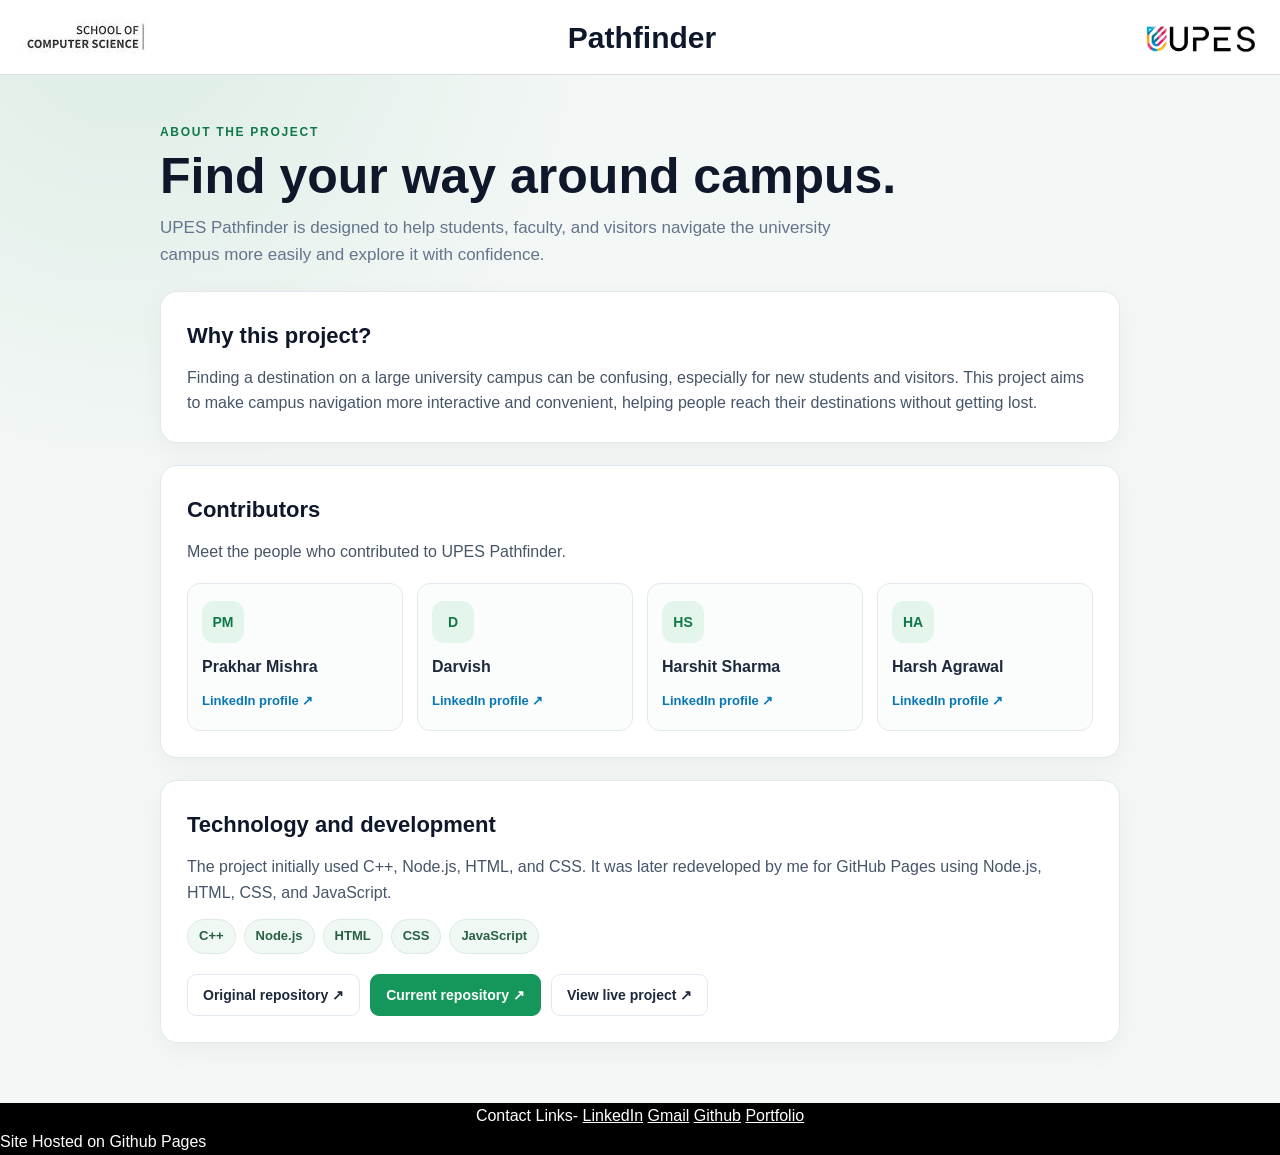
<file: know.html>
<!DOCTYPE html>
<html lang="en">

<head>
    <meta charset="UTF-8">
    <meta name="viewport" content="width=device-width, initial-scale=1.0">
    <meta name="theme-color" content="#0f172a">
    <meta name="description"
        content="About UPES Pathfinder, a campus navigation project for students, faculty, and visitors.">
    <title>About UPES Pathfinder</title>
    <style>
        :root {
            --navy: #0f172a;
            --ink: #1e293b;
            --muted: #64748b;
            --green: #15965b;
            --line: #e2e8f0;
            --page: #f3f7f5;
        }

        * {
            box-sizing: border-box;
        }

        body {
            margin: 0;
            color: var(--ink);
            line-height: 1.6;
            font-family: Arial, Helvetica, sans-serif;
            background: radial-gradient(circle at 10% 0%, rgba(21, 150, 91, .10), transparent 30rem), var(--page);
        }
        .topbar {
          min-height: 68px;
          background: #fff;
          display: flex;
          align-items: center;
          justify-content: space-between;
          gap: 16px;
          padding: 12px 20px;
          border-bottom: 1px solid #ddd;
        }
        .school {
          font-size: 11px;
          line-height: 1.2;
          color: #555;
          letter-spacing: .3px;
        }
    
        .topbar h1 {
          font-size: 30px;
          margin: 0;
          font-weight: 700;
        }
    
        .brand {
          font-size: 26px;
          font-weight: 700;
          color: #222;
        }
        a {
            color: inherit;
        }

        .site-header {
            padding: 18px max(20px, calc((100% - 1040px)/2));
            background: var(--navy);
            color: #fff;
        }

        .brand {
            display: inline-flex;
            align-items: center;
            gap: 10px;
            color: #fff;
            text-decoration: none;
            font-size: 19px;
            font-weight: 700;
        }

        .brand-mark {
            display: grid;
            place-items: center;
            width: 36px;
            height: 36px;
            border-radius: 10px;
            background: var(--green);
        }

        main {
            width: min(100% - 36px, 960px);
            margin: auto;
            padding: 48px 0 60px;
        }

        .eyebrow {
            color: #107849;
            font-size: 12px;
            font-weight: 800;
            letter-spacing: 1.7px;
            text-transform: uppercase;
        }

        h1 {
            margin: 7px 0 10px;
            color: var(--navy);
            font-size: clamp(34px, 6vw, 50px);
            line-height: 1.1;
        }

        .hero p {
            max-width: 720px;
            margin: 0;
            color: var(--muted);
            font-size: 17px;
        }

        .section {
            margin-top: 22px;
            padding: 26px;
            border: 1px solid var(--line);
            border-radius: 17px;
            background: #fff;
            box-shadow: 0 8px 28px rgba(15, 23, 42, .045);
        }

        h2 {
            margin: 0 0 12px;
            color: var(--navy);
            font-size: 22px;
        }

        .section p {
            margin: 0;
            color: #475569;
        }

        .contributors {
            display: grid;
            grid-template-columns: repeat(4, minmax(0, 1fr));
            gap: 14px;
            margin-top: 18px;
        }

        .person {
            min-width: 0;
            padding: 17px 14px;
            border: 1px solid var(--line);
            border-radius: 13px;
            background: #fbfdfc;
            transition: .18s ease;
        }

        .person:hover {
            transform: translateY(-3px);
            border-color: #b8dfca;
            box-shadow: 0 8px 20px rgba(15, 23, 42, .07);
        }

        .avatar {
            display: grid;
            place-items: center;
            width: 42px;
            height: 42px;
            margin-bottom: 11px;
            border-radius: 12px;
            color: #107849;
            background: #e4f5eb;
            font-size: 14px;
            font-weight: 800;
        }

        .person h3 {
            margin: 0 0 8px;
            font-size: 16px;
        }

        .profile-link {
            display: inline-flex;
            align-items: center;
            gap: 6px;
            color: #0877b5;
            font-size: 13px;
            font-weight: 700;
            text-decoration: none;
        }

        .profile-link:hover {
            text-decoration: underline;
        }

        .tech-list {
            display: flex;
            flex-wrap: wrap;
            gap: 8px;
            margin: 14px 0 20px;
        }

        .tech {
            padding: 6px 11px;
            border: 1px solid #dce9e1;
            border-radius: 999px;
            color: #286044;
            background: #f0f8f3;
            font-size: 13px;
            font-weight: 650;
        }

        .project-links {
            display: flex;
            flex-wrap: wrap;
            gap: 10px;
            margin-top: 17px;
        }

        .project-link {
            display: inline-flex;
            align-items: center;
            justify-content: center;
            min-height: 42px;
            padding: 9px 15px;
            border: 1px solid var(--line);
            border-radius: 9px;
            color: var(--ink);
            background: #fff;
            font-size: 14px;
            font-weight: 700;
            text-decoration: none;
        }

        .project-link.primary {
            color: #fff;
            border-color: var(--green);
            background: var(--green);
        }

        .project-link:hover {
            filter: brightness(.96);
        }

        .topbar {
            min-height: 68px;
            background: #fff;
            display: flex;
            align-items: center;
            justify-content: space-between;
            gap: 16px;
            padding: 12px 20px;
            border-bottom: 1px solid #ddd;
        }

        .school {
            font-size: 11px;
            line-height: 1.2;
            color: #555;
            letter-spacing: .3px;
        }

        .topbar h1 {
            font-size: 30px;
            margin: 0;
            font-weight: 700;
        }

        .brand {
            font-size: 26px;
            font-weight: 700;
            color: #222;
        }


        @media(max-width:760px) {
            main {
                padding-top: 36px;
            }

            .contributors {
                grid-template-columns: repeat(2, minmax(0, 1fr));
            }

            .section {
                padding: 22px;
            }
        }

        @media(max-width:440px) {
            main {
                width: calc(100% - 24px);
                padding-top: 28px;
            }
            .topbar {
                display: grid;
                grid-template-columns: 1fr auto 1fr;
                align-items: center;
                gap: 8px;
                padding: 10px 12px;
                min-height: 60px;
            }

            .school {
                width: 100%;
                max-width: 90px;
                height: auto;
                object-fit: contain;
                justify-self: start;
            }
            
            .topbar h1 {
                font-size: clamp(19px, 5vw, 24px);
                white-space: nowrap;
                text-align: center;
            }
            
            .topbar img.brand {
                height: 36px !important;
                width: auto;
                max-width: 100%;
                object-fit: contain;
                justify-self: end;
            }
            .contributors {
                grid-template-columns: 1fr;
            }

            .section {
                padding: 18px;
            }

            .hero p {
                font-size: 15px;
            }
        }
    </style>
</head>

<body>
    <header class="topbar">
        <img class='school' src='./img/socs.jpg' alt='socs logo'>
        <h1>Pathfinder</h1>
        <img class="brand" style='height:50px' src='./img/logo.jpg' alt='upes logo'>
    </header>


    <main>
        <section class="hero">
            <div class="eyebrow">About the project</div>
            <h1>Find your way around campus.</h1>
            <p>UPES Pathfinder is designed to help students, faculty, and visitors navigate the university campus more
                easily and explore it with confidence.</p>
        </section>

        <section class="section">
            <h2>Why this project?</h2>
            <p>Finding a destination on a large university campus can be confusing, especially for new students and
                visitors. This project aims to make campus navigation more interactive and convenient, helping people
                reach their destinations without getting lost.</p>
        </section>

        <section class="section">
            <h2>Contributors</h2>
            <p>Meet the people who contributed to UPES Pathfinder.</p>
            <div class="contributors">
                <article class="person">
                    <div class="avatar" aria-hidden="true">PM</div>
                    <h3>Prakhar Mishra</h3>
                    <a class="profile-link" href="https://www.linkedin.com/in/prakhar-mishra-53b079228/" target="_blank"
                        rel="noopener noreferrer">LinkedIn profile ↗</a>
                </article>
                <article class="person">
                    <div class="avatar" aria-hidden="true">D</div>
                    <h3>Darvish</h3>
                    <a class="profile-link" href="https://www.linkedin.com/in/darvish24/" target="_blank"
                        rel="noopener noreferrer">LinkedIn profile ↗</a>
                </article>
                <article class="person">
                    <div class="avatar" aria-hidden="true">HS</div>
                    <h3>Harshit Sharma</h3>
                    <a class="profile-link" href="https://www.linkedin.com/in/harshitsh15/" target="_blank"
                        rel="noopener noreferrer">LinkedIn profile ↗</a>
                </article>
                <article class="person">
                    <div class="avatar" aria-hidden="true">HA</div>
                    <h3>Harsh Agrawal</h3>
                    <a class="profile-link" href="https://www.linkedin.com/in/harshag2325/" target="_blank"
                        rel="noopener noreferrer">LinkedIn profile ↗</a>
                </article>
            </div>
        </section>

        <section class="section">
            <h2>Technology and development</h2>
            <p>The project initially used C++, Node.js, HTML, and CSS. It was later redeveloped by me for GitHub Pages using
                Node.js, HTML, CSS, and JavaScript.</p>
            <div class="tech-list">
                <span class="tech">C++</span>
                <span class="tech">Node.js</span>
                <span class="tech">HTML</span>
                <span class="tech">CSS</span>
                <span class="tech">JavaScript</span>
            </div>
            <div class="project-links">
                <a class="project-link" href="https://github.com/harshag2325/PathFinder_UPES" target="_blank"
                    rel="noopener noreferrer">Original repository ↗</a>
                <a class="project-link primary" href="https://github.com/harshag2325/UPES_PathFinder" target="_blank"
                    rel="noopener noreferrer">Current repository ↗</a>
                <a class="project-link" href="https://harshag2325.github.io/UPES_PathFinder/" target="_blank"
                    rel="noopener noreferrer">View live project ↗</a>
            </div>
        </section>
    </main>

    <footer style="color:white; background-color: #000000;">
        <div style='align-items: center; justify-content: center; text-align: center;'>
            <div>
                Contact Links-
                <a href='https://www.linkedin.com/in/harshag2325/' alt="Linkedin">LinkedIn</a>
                <a href='mailto:harshagrawal2325@gmail.com' alt="gmail">Gmail</a>
                <a href='https://github.com/harshag2325' alt="github">Github</a>
                <a href='https://harshag2325.github.io/Port2/Home.html'>Portfolio</a>
            </div>
        </div>
        <div>Site Hosted on Github Pages</div>
    </footer>
</body>

</html>
</file>
